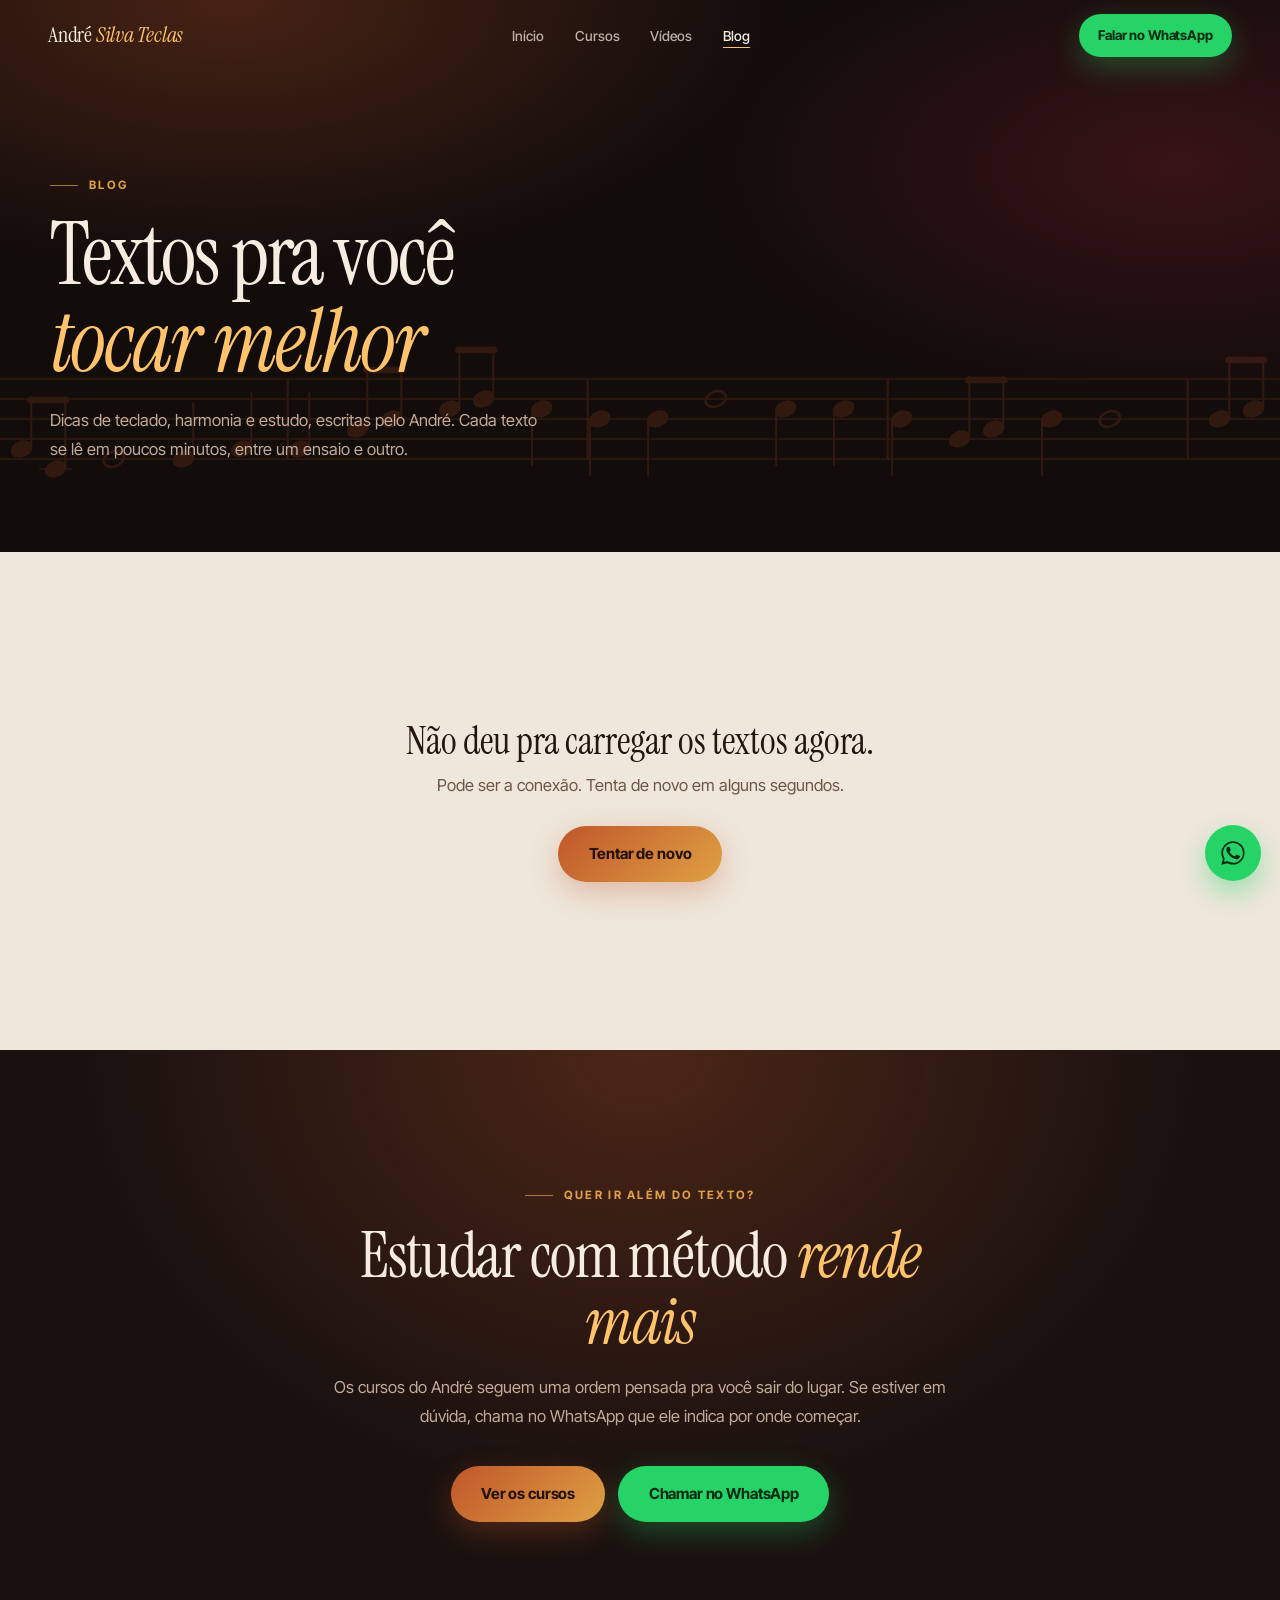
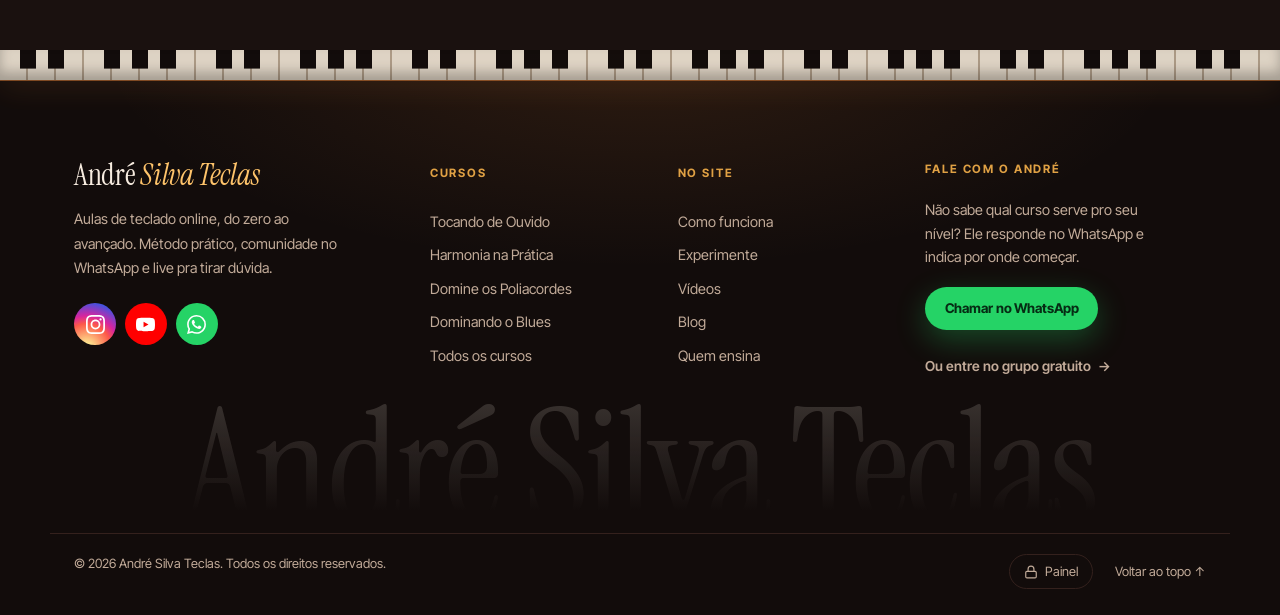
<file: blog/index.html>
<!doctype html>
<html lang="pt-BR">
<head>
<meta charset="utf-8">
<meta name="viewport" content="width=device-width, initial-scale=1">
<title>Blog | André Silva Teclas</title>
<meta name="description" content="Textos do André Silva Teclas pra você tocar melhor: dicas de teclado, harmonia, ouvido e estudo, pra ler em poucos minutos.">
<link rel="canonical" href="https://andresilvateclas.com.br/blog/">

<meta property="og:type" content="website">
<meta property="og:title" content="Blog | André Silva Teclas">
<meta property="og:description" content="Textos pra você tocar melhor, pra ler em poucos minutos.">
<meta property="og:locale" content="pt_BR">
<meta property="og:url" content="https://andresilvateclas.com.br/blog/">
<meta property="og:image" content="https://andresilvateclas.com.br/assets/img/og-capa.jpg">
<meta property="og:image:width" content="1200">
<meta property="og:image:height" content="630">
<meta name="twitter:card" content="summary_large_image">

<link rel="icon" href="../assets/img/favicon.svg" type="image/svg+xml">
<link rel="icon" href="../assets/img/favicon-32.png" sizes="32x32">
<link rel="apple-touch-icon" href="../assets/img/apple-touch-icon.png">

<link rel="preconnect" href="https://fonts.googleapis.com">
<link rel="preconnect" href="https://fonts.gstatic.com" crossorigin>
<link rel="preconnect" href="https://painel.andresilvateclas.com.br" crossorigin>
<link href="https://fonts.googleapis.com/css2?family=Instrument+Serif:ital@0;1&family=Inter+Tight:wght@400;500;600;700&display=swap" rel="stylesheet">

<link rel="stylesheet" href="../assets/css/estilo.css">
<link rel="stylesheet" href="../assets/css/componentes.css">
</head>
<body>

<nav class="nav">
  <a class="nav__logo" href="../">André <span>Silva Teclas</span></a>
  <ul class="nav__links">
    <li><a href="../">Início</a></li>
    <li><a href="../#cursos">Cursos</a></li>
    <li><a href="../#videos-secao">Vídeos</a></li>
    <li><a href="./" aria-current="page">Blog</a></li>
  </ul>
  <a class="btn btn--whats btn--pequeno" data-whats href="../#contato">Falar no WhatsApp</a>
</nav>

<div id="palco">

<header class="blog-topo">
  <div class="blog-topo__pauta" aria-hidden="true" data-px-x="0.3">
    <img src="../assets/img/pentagrama.svg" alt="" width="2400" height="190">
  </div>
  <div class="limite">
    <p class="kicker revela">Blog</p>
    <h1 class="blog-topo__titulo revela">Textos pra você <span class="destaque">tocar melhor</span></h1>
    <p class="texto revela">
      Dicas de teclado, harmonia e estudo, escritas pelo André. Cada texto se lê
      em poucos minutos, entre um ensaio e outro.
    </p>
  </div>
</header>

<section class="secao faixa-creme blog-secao">
  <div class="limite">
    <div class="blog-grade" id="blog-lista" aria-live="polite">
      <div class="post-card post-card--esqueleto" aria-hidden="true"><div class="post-card__capa"></div><div class="post-card__corpo"><i></i><i></i><i></i></div></div>
      <div class="post-card post-card--esqueleto" aria-hidden="true"><div class="post-card__capa"></div><div class="post-card__corpo"><i></i><i></i><i></i></div></div>
      <div class="post-card post-card--esqueleto" aria-hidden="true"><div class="post-card__capa"></div><div class="post-card__corpo"><i></i><i></i><i></i></div></div>
    </div>

    <div class="blog-estado" data-estado="vazio" hidden>
      <p class="blog-estado__titulo">Os primeiros textos estão chegando.</p>
      <p class="texto">Enquanto isso, tem aula de graça no canal do YouTube.</p>
      <a class="btn" href="https://www.youtube.com/@andresilvateclas" target="_blank" rel="noopener">Ver o canal</a>
    </div>

    <div class="blog-estado" data-estado="erro" hidden>
      <p class="blog-estado__titulo">Não deu pra carregar os textos agora.</p>
      <p class="texto">Pode ser a conexão. Tenta de novo em alguns segundos.</p>
      <a class="btn" href="">Tentar de novo</a>
    </div>
  </div>
</section>

<section class="secao chamada">
  <div class="chamada__caixa revela">
    <p class="kicker" style="justify-content:center">Quer ir além do texto?</p>
    <h2 class="titulo-secao">Estudar com método <span class="destaque">rende mais</span></h2>
    <p class="texto">
      Os cursos do André seguem uma ordem pensada pra você sair do lugar. Se
      estiver em dúvida, chama no WhatsApp que ele indica por onde começar.
    </p>
    <div class="hero__acoes" style="margin-top:2.2rem">
      <a class="btn" href="../#cursos">Ver os cursos</a>
      <a class="btn btn--whats" data-whats href="../#contato">Chamar no WhatsApp</a>
    </div>
  </div>
</section>

<footer class="rodape">
  <!-- borda de teclado: o rodapé "abre" com uma fileira de teclas -->
  <div class="rodape__teclas" aria-hidden="true"></div>

  <div class="limite rodape__grade">
    <div class="rodape__sobre">
      <a class="rodape__logo" href="../">André <span>Silva Teclas</span></a>
      <p>Aulas de teclado online, do zero ao avançado. Método prático, comunidade no WhatsApp e live pra tirar dúvida.</p>
      <div class="rodape__sociais">
        <a href="https://instagram.com/andresilvateclas" target="_blank" rel="noopener" aria-label="Instagram"><svg viewBox="0 0 24 24" aria-hidden="true"><path d="M7.0301.084c-1.2768.0602-2.1487.264-2.911.5634-.7888.3075-1.4575.72-2.1228 1.3877-.6652.6677-1.075 1.3368-1.3802 2.127-.2954.7638-.4956 1.6365-.552 2.914-.0564 1.2775-.0689 1.6882-.0626 4.947.0062 3.2586.0206 3.6671.0825 4.9473.061 1.2765.264 2.1482.5635 2.9107.308.7889.72 1.4573 1.388 2.1228.6679.6655 1.3365 1.0743 2.1285 1.38.7632.295 1.6361.4961 2.9134.552 1.2773.056 1.6884.069 4.9462.0627 3.2578-.0062 3.668-.0207 4.9478-.0814 1.28-.0607 2.147-.2652 2.9098-.5633.7889-.3086 1.4578-.72 2.1228-1.3881.665-.6682 1.0745-1.3378 1.3795-2.1284.2957-.7632.4966-1.636.552-2.9124.056-1.2809.0692-1.6898.063-4.948-.0063-3.2583-.021-3.6668-.0817-4.9465-.0607-1.2797-.264-2.1487-.5633-2.9117-.3084-.7889-.72-1.4568-1.3876-2.1228C21.2982 1.33 20.628.9208 19.8378.6165 19.074.321 18.2017.1197 16.9244.0645 15.6471.0093 15.236-.005 11.977.0014 8.718.0076 8.31.0215 7.0301.0839m.1402 21.6932c-1.17-.0509-1.8053-.2453-2.2287-.408-.5606-.216-.96-.4771-1.3819-.895-.422-.4178-.6811-.8186-.9-1.378-.1644-.4234-.3624-1.058-.4171-2.228-.0595-1.2645-.072-1.6442-.079-4.848-.007-3.2037.0053-3.583.0607-4.848.05-1.169.2456-1.805.408-2.2282.216-.5613.4762-.96.895-1.3816.4188-.4217.8184-.6814 1.3783-.9003.423-.1651 1.0575-.3614 2.227-.4171 1.2655-.06 1.6447-.072 4.848-.079 3.2033-.007 3.5835.005 4.8495.0608 1.169.0508 1.8053.2445 2.228.408.5608.216.96.4754 1.3816.895.4217.4194.6816.8176.9005 1.3787.1653.4217.3617 1.056.4169 2.2263.0602 1.2655.0739 1.645.0796 4.848.0058 3.203-.0055 3.5834-.061 4.848-.051 1.17-.245 1.8055-.408 2.2294-.216.5604-.4763.96-.8954 1.3814-.419.4215-.8181.6811-1.3783.9-.4224.1649-1.0577.3617-2.2262.4174-1.2656.0595-1.6448.072-4.8493.079-3.2045.007-3.5825-.006-4.848-.0608M16.953 5.5864A1.44 1.44 0 1 0 18.39 4.144a1.44 1.44 0 0 0-1.437 1.4424M5.8385 12.012c.0067 3.4032 2.7706 6.1557 6.173 6.1493 3.4026-.0065 6.157-2.7701 6.1506-6.1733-.0065-3.4032-2.771-6.1565-6.174-6.1498-3.403.0067-6.156 2.771-6.1496 6.1738M8 12.0077a4 4 0 1 1 4.008 3.9921A3.9996 3.9996 0 0 1 8 12.0077"/></svg></a>
        <a href="https://www.youtube.com/@andresilvateclas" target="_blank" rel="noopener" aria-label="YouTube"><svg viewBox="0 0 24 24" aria-hidden="true"><path d="M23.498 6.186a3.016 3.016 0 0 0-2.122-2.136C19.505 3.545 12 3.545 12 3.545s-7.505 0-9.377.505A3.017 3.017 0 0 0 .502 6.186C0 8.07 0 12 0 12s0 3.93.502 5.814a3.016 3.016 0 0 0 2.122 2.136c1.871.505 9.376.505 9.376.505s7.505 0 9.377-.505a3.015 3.015 0 0 0 2.122-2.136C24 15.93 24 12 24 12s0-3.93-.502-5.814zM9.545 15.568V8.432L15.818 12l-6.273 3.568z"/></svg></a>
        <a data-whats href="../#contato" aria-label="WhatsApp"><svg viewBox="0 0 24 24" aria-hidden="true"><path d="M17.472 14.382c-.297-.149-1.758-.867-2.03-.967-.273-.099-.471-.148-.67.15-.197.297-.767.966-.94 1.164-.173.199-.347.223-.644.075-.297-.15-1.255-.463-2.39-1.475-.883-.788-1.48-1.761-1.653-2.059-.173-.297-.018-.458.13-.606.134-.133.298-.347.446-.52.149-.174.198-.298.298-.497.099-.198.05-.371-.025-.52-.075-.149-.669-1.612-.916-2.207-.242-.579-.487-.5-.669-.51-.173-.008-.371-.01-.57-.01-.198 0-.52.074-.792.372-.272.297-1.04 1.016-1.04 2.479 0 1.462 1.065 2.875 1.213 3.074.149.198 2.096 3.2 5.077 4.487.709.306 1.262.489 1.694.625.712.227 1.36.195 1.871.118.571-.085 1.758-.719 2.006-1.413.248-.694.248-1.289.173-1.413-.074-.124-.272-.198-.57-.347m-5.421 7.403h-.004a9.87 9.87 0 01-5.031-1.378l-.361-.214-3.741.982.998-3.648-.235-.374a9.86 9.86 0 01-1.51-5.26c.001-5.45 4.436-9.884 9.888-9.884 2.64 0 5.122 1.03 6.988 2.898a9.825 9.825 0 012.893 6.994c-.003 5.45-4.437 9.884-9.885 9.884m8.413-18.297A11.815 11.815 0 0012.05 0C5.495 0 .16 5.335.157 11.892c0 2.096.547 4.142 1.588 5.945L.057 24l6.305-1.654a11.882 11.882 0 005.683 1.448h.005c6.554 0 11.89-5.335 11.893-11.893a11.821 11.821 0 00-3.48-8.413Z"/></svg></a>
      </div>
    </div>

    <nav class="rodape__col" aria-label="Cursos">
      <p class="rodape__titulo">Cursos</p>
      <a href="../cursos/tocando-de-ouvido/">Tocando de Ouvido</a>
      <a href="../cursos/harmonia-na-pratica/">Harmonia na Prática</a>
      <a href="../cursos/poliacordes/">Domine os Poliacordes</a>
      <a href="../cursos/dominando-o-blues/">Dominando o Blues</a>
      <a href="../#cursos">Todos os cursos</a>
    </nav>

    <nav class="rodape__col" aria-label="Site">
      <p class="rodape__titulo">No site</p>
      <a href="../#metodo">Como funciona</a>
      <a href="../#experimente">Experimente</a>
      <a href="../#videos-secao">Vídeos</a>
      <a href="../blog/">Blog</a>
      <a href="../#sobre">Quem ensina</a>
    </nav>

    <div class="rodape__col rodape__contato">
      <p class="rodape__titulo">Fale com o André</p>
      <p>Não sabe qual curso serve pro seu nível? Ele responde no WhatsApp e indica por onde começar.</p>
      <a class="btn btn--whats btn--pequeno" data-whats href="../#contato">Chamar no WhatsApp</a>
      <a class="rodape__grupo" href="https://chat.whatsapp.com/HRsvk1YqVQ27Mk2dBGRfxw" target="_blank" rel="noopener">Ou entre no grupo gratuito <span aria-hidden="true">→</span></a>
    </div>
  </div>

  <div class="rodape__gigante" aria-hidden="true" data-px="-0.08">André Silva Teclas</div>

  <div class="limite rodape__base">
    <span>&copy; 2026 André Silva Teclas. Todos os direitos reservados.</span>
    <span class="rodape__links">
      <a class="rodape__painel" href="https://painel.andresilvateclas.com.br" target="_blank" rel="noopener nofollow"><svg viewBox="0 0 24 24" width="14" height="14" fill="none" stroke="currentColor" stroke-width="2" stroke-linecap="round" stroke-linejoin="round" aria-hidden="true"><rect width="18" height="11" x="3" y="11" rx="2" ry="2"/><path d="M7 11V7a5 5 0 0 1 10 0v4"/></svg>Painel</a>
      <a href="#">Voltar ao topo <span aria-hidden="true">&uarr;</span></a>
    </span>
  </div>
</footer>

</div><!-- /#palco -->

<a class="whats-flutuante" data-whats href="../#contato" aria-label="Falar no WhatsApp">
  <svg width="28" height="28" viewBox="0 0 24 24" fill="#062c14"><path d="M17.5 14.4c-.3-.1-1.7-.9-2-1-.3-.1-.5-.1-.7.1-.2.3-.8 1-.9 1.2-.2.2-.3.2-.6.1-.3-.1-1.3-.5-2.4-1.5-.9-.8-1.5-1.8-1.7-2.1-.2-.3 0-.5.1-.6.1-.1.3-.3.4-.5.1-.1.2-.3.3-.5.1-.2 0-.4 0-.5C10 9 9.4 7.6 9.1 7c-.2-.5-.4-.4-.6-.4h-.5c-.2 0-.5.1-.7.3-.3.3-1 1-1 2.4s1 2.8 1.2 3c.1.2 2 3.1 4.9 4.3.7.3 1.2.5 1.6.6.7.2 1.3.2 1.8.1.5-.1 1.7-.7 1.9-1.4.2-.7.2-1.2.2-1.3-.1-.2-.3-.3-.6-.4z"/><path d="M12 2C6.5 2 2 6.5 2 12c0 1.8.5 3.6 1.4 5.1L2 22l5-1.3c1.4.8 3.1 1.2 4.9 1.2 5.5 0 10-4.5 10-10S17.5 2 12 2zm0 18.2c-1.6 0-3.1-.4-4.5-1.2l-.3-.2-3 .8.8-2.9-.2-.3C4 15 3.5 13.5 3.5 12c0-4.7 3.8-8.5 8.5-8.5s8.5 3.8 8.5 8.5-3.8 8.5-8.5 8.5z"/></svg>
</a>

<script src="../assets/js/blog.js"></script>
<script src="../assets/js/site.js"></script>
<script src="../assets/js/rastreio.js"></script>
</body>
</html>
</file>
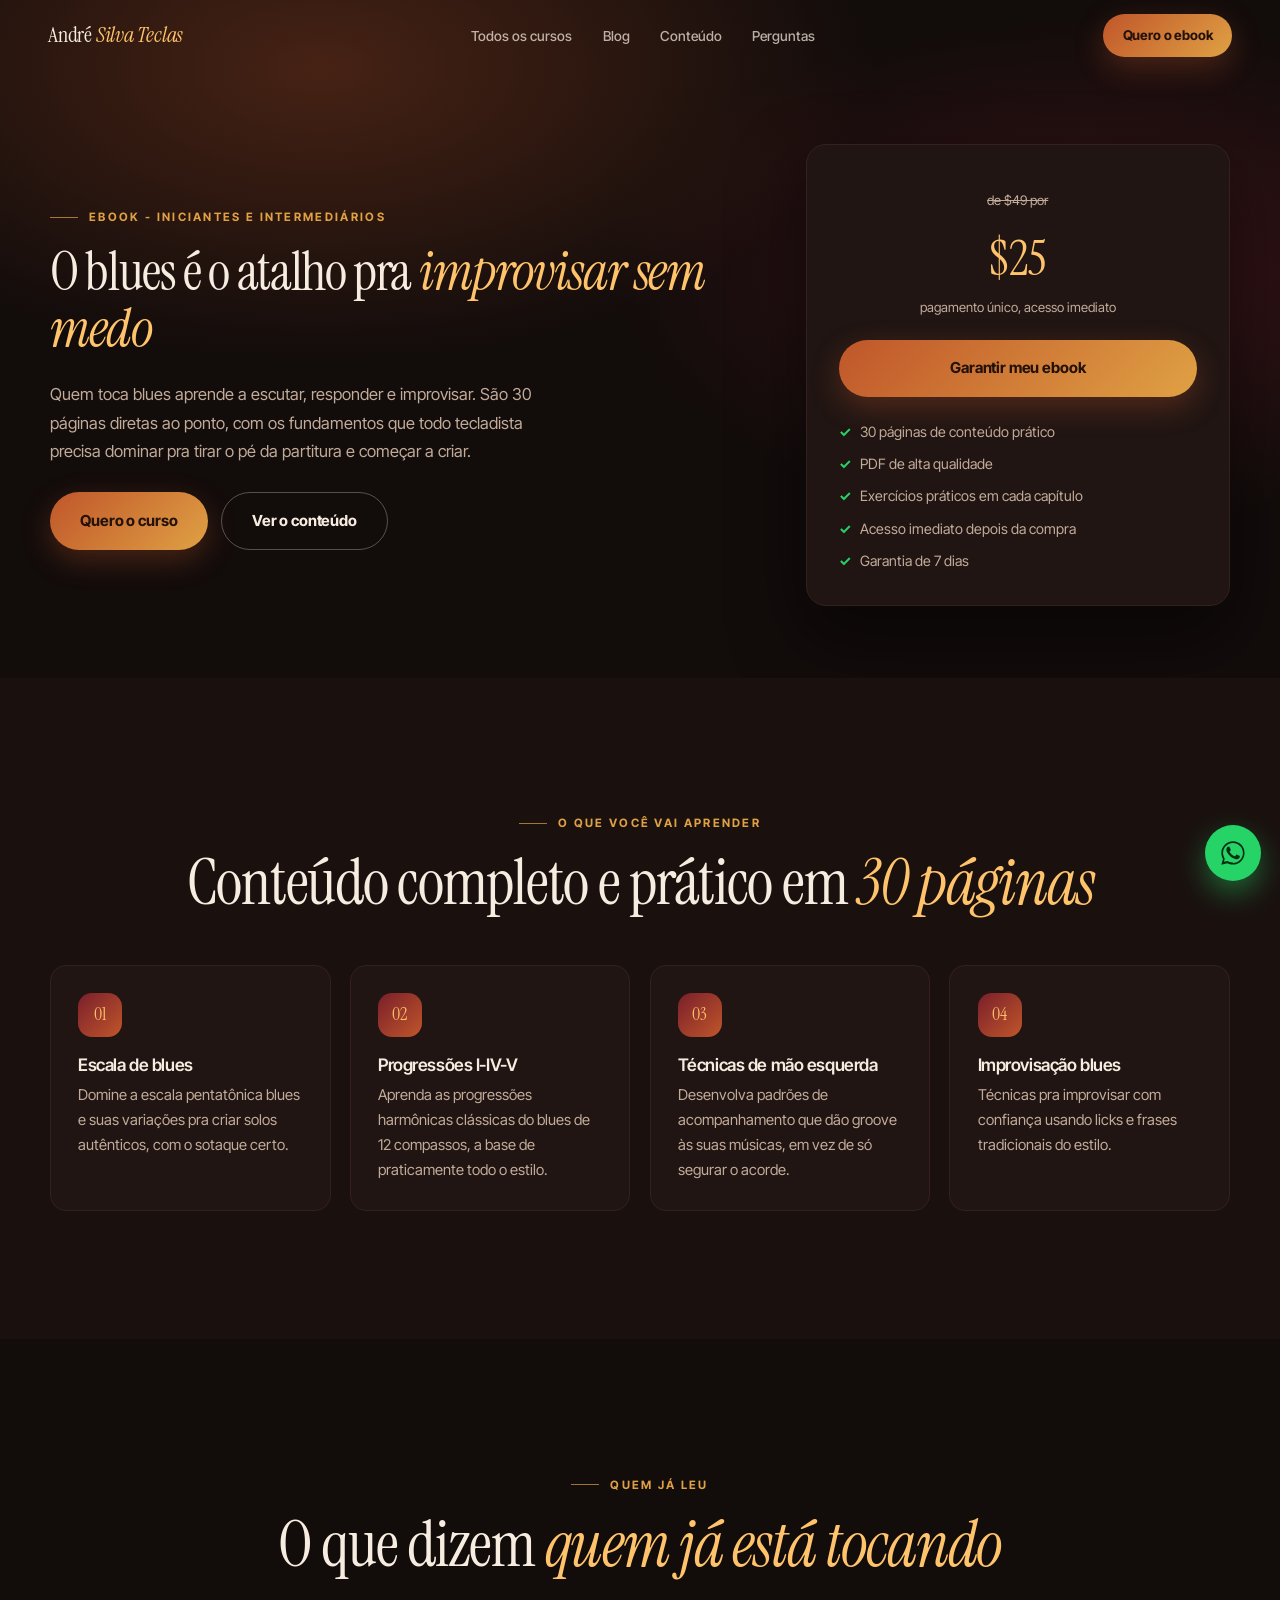
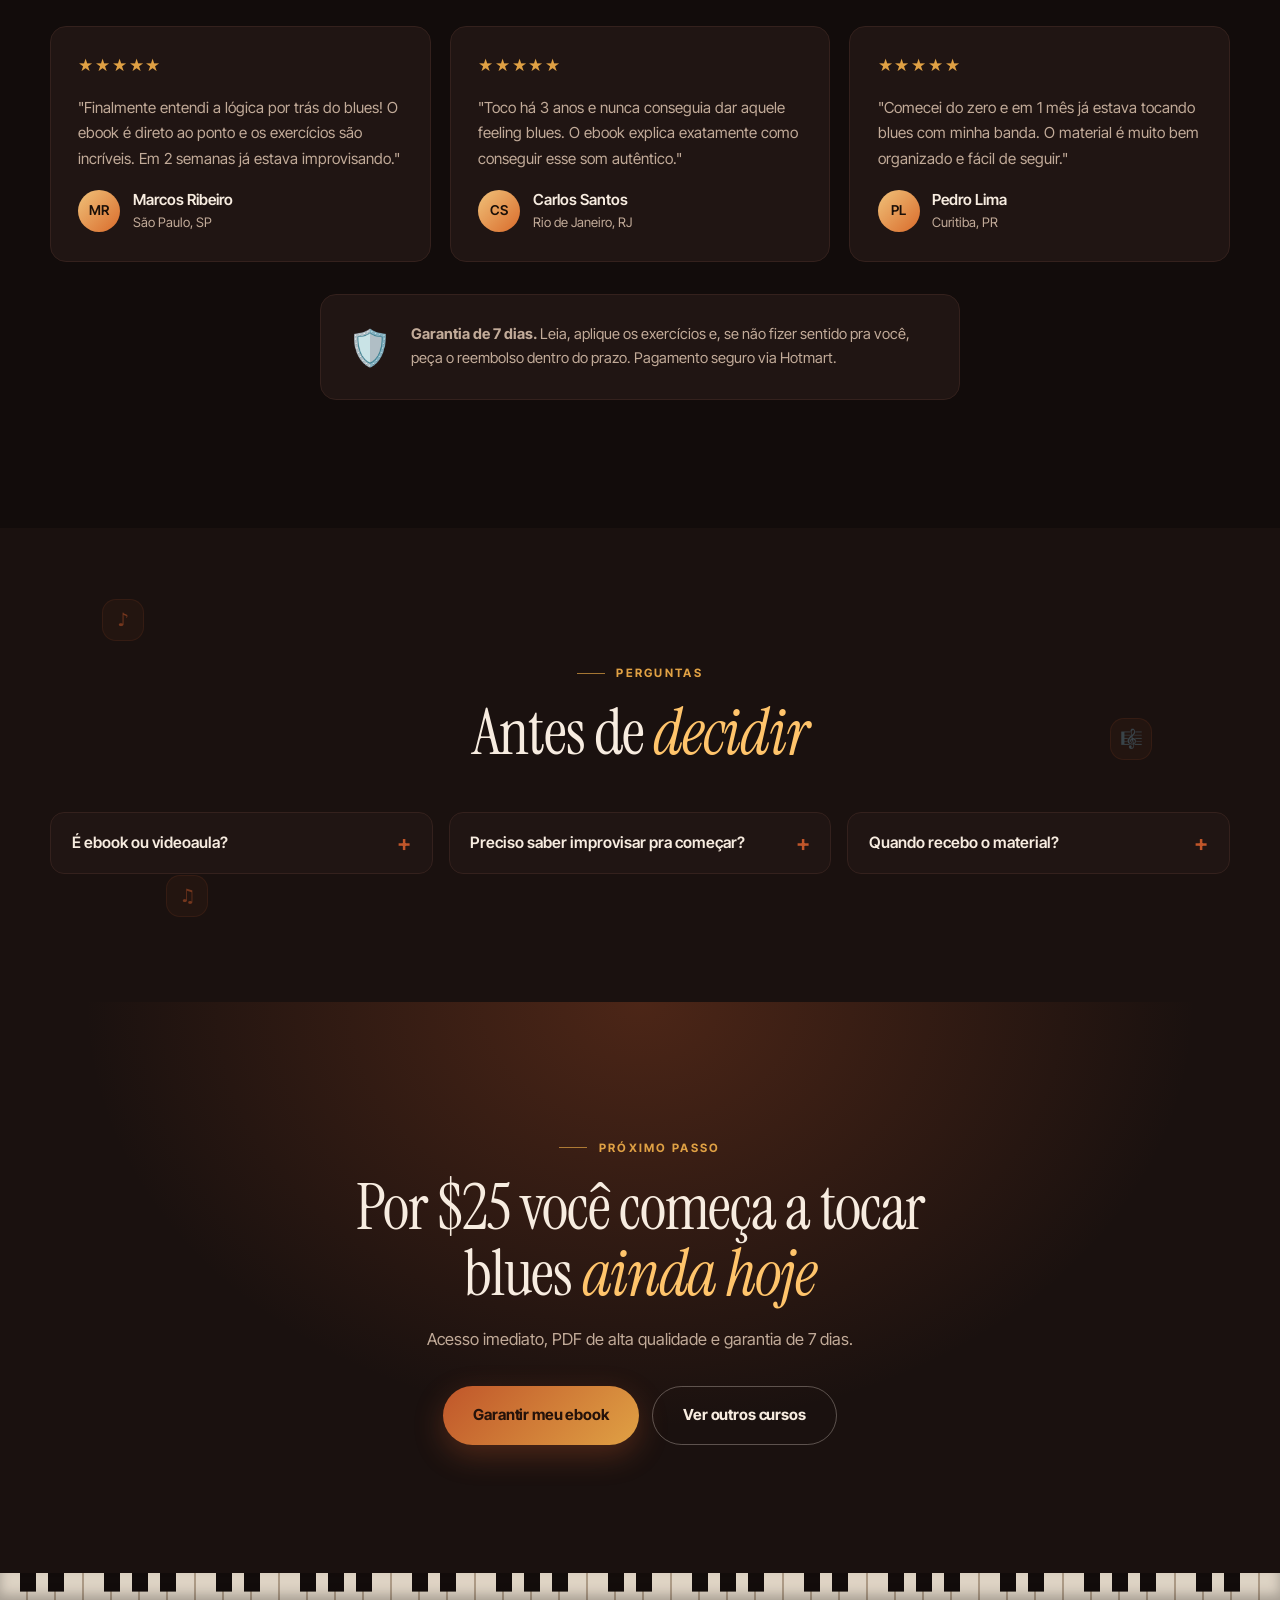
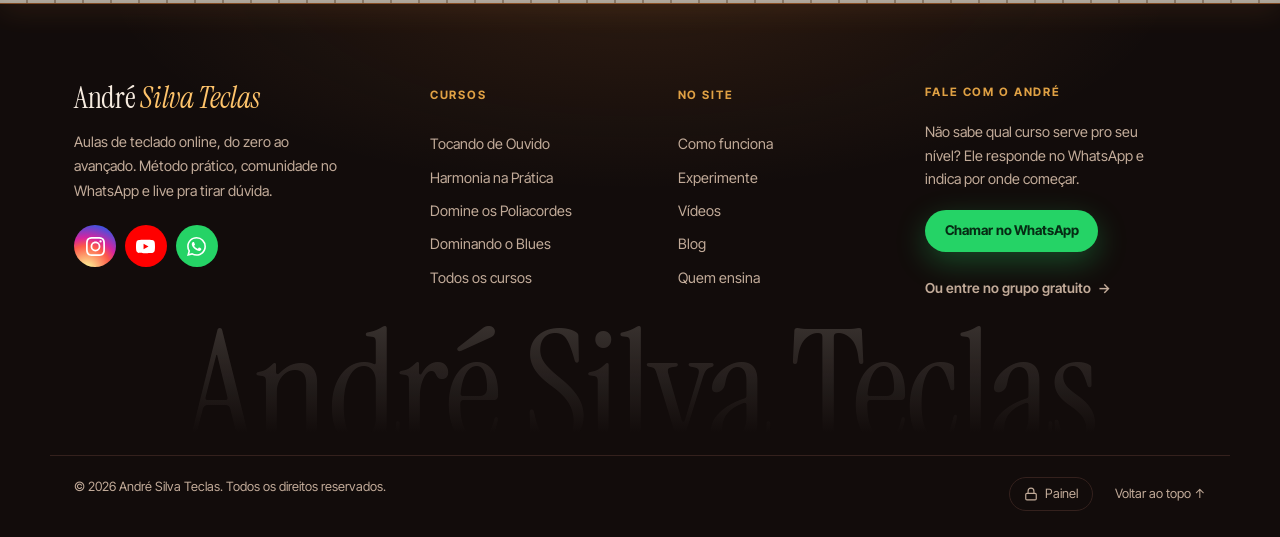
<file: cursos/dominando-o-blues/index.html>
<!doctype html>
<html lang="pt-BR">
<head>
<meta charset="utf-8">
<meta name="viewport" content="width=device-width, initial-scale=1">
<title>Dominando o Blues | André Silva Teclas</title>
<meta name="description" content="Ebook de 30 páginas com os fundamentos do blues no teclado: escala pentatônica, progressões I-IV-V, técnicas de mão esquerda e improvisação. Acesso imediato.">
<link rel="canonical" href="https://andresilvateclas.com.br/cursos/dominando-o-blues/">
<meta property="og:type" content="website">
<meta property="og:title" content="Dominando o Blues | André Silva Teclas">
<meta property="og:description" content="Ebook de 30 páginas com os fundamentos do blues no teclado: escala pentatônica, progressões I-IV-V, técnicas de mão esquerda e improvisação. Acesso imediato.">
<meta property="og:locale" content="pt_BR">
<meta property="og:url" content="https://andresilvateclas.com.br/cursos/dominando-o-blues/">
<meta property="og:image" content="https://andresilvateclas.com.br/assets/img/capas/dominando-o-blues.webp">
<meta name="twitter:card" content="summary_large_image">
<link rel="icon" href="../../assets/img/favicon.svg" type="image/svg+xml">
<link rel="icon" href="../../assets/img/favicon-32.png" sizes="32x32">
<link rel="apple-touch-icon" href="../../assets/img/apple-touch-icon.png">

<link rel="preconnect" href="https://fonts.googleapis.com">
<link rel="preconnect" href="https://fonts.gstatic.com" crossorigin>
<link href="https://fonts.googleapis.com/css2?family=Instrument+Serif:ital@0;1&family=Inter+Tight:wght@400;500;600;700&display=swap" rel="stylesheet">

<link rel="stylesheet" href="../../assets/css/estilo.css">
<link rel="stylesheet" href="../../assets/css/componentes.css">
</head>
<body>

<nav class="nav">
  <a class="nav__logo" href="../../">André <span>Silva Teclas</span></a>
  <ul class="nav__links">
    <li><a href="../../#cursos">Todos os cursos</a></li>
    <li><a href="../../blog/">Blog</a></li>
    <li><a href="#conteudo">Conteúdo</a></li>
    <li><a href="#perguntas">Perguntas</a></li>
  </ul>
  <a class="btn btn--pequeno" href="#comprar">Quero o ebook</a>
</nav>

<!-- ⚠️ Desde 05/11/2026 o conteúdo deste curso mora na aba Cursos do painel e o
     curso.js monta a página. A cópia abaixo só aparece se o painel não responder. -->
<script type="application/json" id="curso-reserva">{"slug":"dominando-o-blues","nome":"Dominando o Blues","frase":"Ebook com escala, 12 compassos, mão esquerda e improviso com sotaque de blues.","capa":"","vsl":"","selo":"","nivel":"ini-inter","kickerTopo":"Ebook - iniciantes e intermediários","titulo":"O blues é o atalho pra *improvisar sem medo*","sub":"Quem toca blues aprende a escutar, responder e improvisar. São 30 páginas diretas ao ponto, com os fundamentos que todo tecladista precisa dominar pra tirar o pé da partitura e começar a criar.","preco":"$25","precoAntigo":"$49","obs":"pagamento único, acesso imediato","link":"https://pay.hotmart.com/I104281028R","botao":"Garantir meu ebook","itens":["30 páginas de conteúdo prático","PDF de alta qualidade","Exercícios práticos em cada capítulo","Acesso imediato depois da compra","Garantia de 7 dias"],"chamadaTitulo":"Por $25 você começa a tocar blues *ainda hoje*","chamadaTexto":"Acesso imediato, PDF de alta qualidade e garantia de 7 dias.","secoes":[{"tipo":"cartoes","kicker":"O que você vai aprender","titulo":"Conteúdo completo e prático em *30 páginas*","intro":"","numerar":true,"itens":[{"t":"Escala de blues","d":"Domine a escala pentatônica blues e suas variações pra criar solos autênticos, com o sotaque certo."},{"t":"Progressões I-IV-V","d":"Aprenda as progressões harmônicas clássicas do blues de 12 compassos, a base de praticamente todo o estilo."},{"t":"Técnicas de mão esquerda","d":"Desenvolva padrões de acompanhamento que dão groove às suas músicas, em vez de só segurar o acorde."},{"t":"Improvisação blues","d":"Técnicas pra improvisar com confiança usando licks e frases tradicionais do estilo."}]},{"tipo":"depoimentos","kicker":"Quem já leu","titulo":"O que dizem *quem já está tocando*","intro":"","itens":[{"texto":"\"Finalmente entendi a lógica por trás do blues! O ebook é direto ao ponto e os exercícios são incríveis. Em 2 semanas já estava improvisando.\"","nome":"Marcos Ribeiro","papel":"São Paulo, SP"},{"texto":"\"Toco há 3 anos e nunca conseguia dar aquele feeling blues. O ebook explica exatamente como conseguir esse som autêntico.\"","nome":"Carlos Santos","papel":"Rio de Janeiro, RJ"},{"texto":"\"Comecei do zero e em 1 mês já estava tocando blues com minha banda. O material é muito bem organizado e fácil de seguir.\"","nome":"Pedro Lima","papel":"Curitiba, PR"}]},{"tipo":"garantia","kicker":"","titulo":"","intro":"*Garantia de 7 dias.* Leia, aplique os exercícios e, se não fizer sentido pra você, peça o reembolso dentro do prazo. Pagamento seguro via Hotmart."}],"perguntas":[{"p":"É ebook ou videoaula?","r":"É um ebook em PDF, de 30 páginas, com conteúdo prático e exercícios. Serve pra estudar com o material aberto ao lado do teclado."},{"p":"Preciso saber improvisar pra começar?","r":"Não. O ebook começa pela escala e pela progressão básica. O improviso é a última etapa, construída em cima do que vem antes."},{"p":"Quando recebo o material?","r":"Acesso imediato. Assim que o pagamento é aprovado pela Hotmart, o PDF fica disponível pra você baixar."}],"publicado":true,"data":1793848536101,"caminho":"/cursos/dominando-o-blues/"}</script>
<div id="palco">

<!-- ⚠️ Molde da página de curso criado pelo painel. O curso.js preenche tudo
     (ver o topo dele). Nada aqui é texto de curso de verdade. -->
<p class="curso-previa" id="c-previa" hidden>Prévia: este curso ainda não está no site. Só quem tem este link consegue ver.</p>

<section class="curso-topo" id="curso-topo">
  <div class="limite curso-topo__grade">
    <div>
      <p class="kicker" id="c-kicker">Curso online</p>
      <h1 id="c-titulo">Carregando o curso...</h1>
      <p class="curso-topo__sub texto" id="c-sub"></p>
      <div class="vsl" id="c-vsl" hidden></div>
      <div class="hero__acoes" style="justify-content:flex-start" id="c-acoes" hidden>
        <a class="btn" href="#comprar">Quero o curso</a>
        <a class="btn btn--vazado" href="#conteudo">Ver o conteúdo</a>
      </div>
    </div>
    <div class="curso-caixa" id="comprar">
      <p class="curso-caixa__obs" id="c-de" hidden style="text-decoration:line-through"></p>
      <p class="curso-caixa__preco" id="c-preco"></p>
      <p class="curso-caixa__obs" id="c-obs"></p>
      <a data-comprar="" class="btn btn--largo" href="../../#contato">Quero me inscrever</a>
      <ul class="curso-caixa__itens" id="c-itens"></ul>
    </div>
  </div>
</section>

<!-- as seções do meio (cartões, módulos, depoimentos, texto, garantia) entram aqui -->
<div id="c-secoes"></div>

<section class="secao" id="perguntas" hidden>
  <div class="notas" aria-hidden="true">
    <div class="nota" style="top:15%;left:8%;animation-delay:-3s">♪</div>
    <div class="nota" style="top:40%;right:10%;animation-delay:-5s">🎼</div>
    <div class="nota" style="bottom:18%;left:13%;animation-delay:-1s">♫</div>
  </div>
  <div class="limite">
    <div class="centro revela">
      <p class="kicker">Perguntas</p>
      <h2 class="titulo-secao">Antes de <span class="destaque">decidir</span></h2>
    </div>
    <div class="perguntas" id="c-perguntas"></div>
  </div>
</section>

<section class="secao chamada" id="c-chamada" hidden>
  <div class="chamada__caixa revela">
    <p class="kicker" style="justify-content:center">Próximo passo</p>
    <h2 class="titulo-secao" id="c-chamada-titulo"></h2>
    <p class="texto" id="c-chamada-texto"></p>
    <div class="hero__acoes" style="margin-top:2rem">
      <a data-comprar="" class="btn" href="../../#contato">Quero me inscrever</a>
      <a class="btn btn--vazado" href="../../#cursos">Ver outros cursos</a>
    </div>
  </div>
</section>

<section class="secao chamada" id="c-nao-achou" hidden>
  <div class="chamada__caixa">
    <p class="kicker" style="justify-content:center">Curso</p>
    <h2 class="titulo-secao" id="c-nao-achou-titulo">Esse curso <span class="destaque">não está mais aqui</span></h2>
    <p class="texto" id="c-nao-achou-texto">Ele pode ter saído do ar ou mudado de endereço. Veja os cursos que estão abertos agora, ou chame o André no WhatsApp.</p>
    <div class="hero__acoes" style="margin-top:2rem">
      <a class="btn" href="../../#cursos">Ver os cursos</a>
      <a class="btn btn--vazado" data-whats href="../../#contato">Chamar no WhatsApp</a>
    </div>
  </div>
</section>

<footer class="rodape">
  <!-- borda de teclado: o rodapé "abre" com uma fileira de teclas -->
  <div class="rodape__teclas" aria-hidden="true"></div>

  <div class="limite rodape__grade">
    <div class="rodape__sobre">
      <a class="rodape__logo" href="../../">André <span>Silva Teclas</span></a>
      <p>Aulas de teclado online, do zero ao avançado. Método prático, comunidade no WhatsApp e live pra tirar dúvida.</p>
      <div class="rodape__sociais">
        <a href="https://instagram.com/andresilvateclas" target="_blank" rel="noopener" aria-label="Instagram"><svg viewBox="0 0 24 24" aria-hidden="true"><path d="M7.0301.084c-1.2768.0602-2.1487.264-2.911.5634-.7888.3075-1.4575.72-2.1228 1.3877-.6652.6677-1.075 1.3368-1.3802 2.127-.2954.7638-.4956 1.6365-.552 2.914-.0564 1.2775-.0689 1.6882-.0626 4.947.0062 3.2586.0206 3.6671.0825 4.9473.061 1.2765.264 2.1482.5635 2.9107.308.7889.72 1.4573 1.388 2.1228.6679.6655 1.3365 1.0743 2.1285 1.38.7632.295 1.6361.4961 2.9134.552 1.2773.056 1.6884.069 4.9462.0627 3.2578-.0062 3.668-.0207 4.9478-.0814 1.28-.0607 2.147-.2652 2.9098-.5633.7889-.3086 1.4578-.72 2.1228-1.3881.665-.6682 1.0745-1.3378 1.3795-2.1284.2957-.7632.4966-1.636.552-2.9124.056-1.2809.0692-1.6898.063-4.948-.0063-3.2583-.021-3.6668-.0817-4.9465-.0607-1.2797-.264-2.1487-.5633-2.9117-.3084-.7889-.72-1.4568-1.3876-2.1228C21.2982 1.33 20.628.9208 19.8378.6165 19.074.321 18.2017.1197 16.9244.0645 15.6471.0093 15.236-.005 11.977.0014 8.718.0076 8.31.0215 7.0301.0839m.1402 21.6932c-1.17-.0509-1.8053-.2453-2.2287-.408-.5606-.216-.96-.4771-1.3819-.895-.422-.4178-.6811-.8186-.9-1.378-.1644-.4234-.3624-1.058-.4171-2.228-.0595-1.2645-.072-1.6442-.079-4.848-.007-3.2037.0053-3.583.0607-4.848.05-1.169.2456-1.805.408-2.2282.216-.5613.4762-.96.895-1.3816.4188-.4217.8184-.6814 1.3783-.9003.423-.1651 1.0575-.3614 2.227-.4171 1.2655-.06 1.6447-.072 4.848-.079 3.2033-.007 3.5835.005 4.8495.0608 1.169.0508 1.8053.2445 2.228.408.5608.216.96.4754 1.3816.895.4217.4194.6816.8176.9005 1.3787.1653.4217.3617 1.056.4169 2.2263.0602 1.2655.0739 1.645.0796 4.848.0058 3.203-.0055 3.5834-.061 4.848-.051 1.17-.245 1.8055-.408 2.2294-.216.5604-.4763.96-.8954 1.3814-.419.4215-.8181.6811-1.3783.9-.4224.1649-1.0577.3617-2.2262.4174-1.2656.0595-1.6448.072-4.8493.079-3.2045.007-3.5825-.006-4.848-.0608M16.953 5.5864A1.44 1.44 0 1 0 18.39 4.144a1.44 1.44 0 0 0-1.437 1.4424M5.8385 12.012c.0067 3.4032 2.7706 6.1557 6.173 6.1493 3.4026-.0065 6.157-2.7701 6.1506-6.1733-.0065-3.4032-2.771-6.1565-6.174-6.1498-3.403.0067-6.156 2.771-6.1496 6.1738M8 12.0077a4 4 0 1 1 4.008 3.9921A3.9996 3.9996 0 0 1 8 12.0077"/></svg></a>
        <a href="https://www.youtube.com/@andresilvateclas" target="_blank" rel="noopener" aria-label="YouTube"><svg viewBox="0 0 24 24" aria-hidden="true"><path d="M23.498 6.186a3.016 3.016 0 0 0-2.122-2.136C19.505 3.545 12 3.545 12 3.545s-7.505 0-9.377.505A3.017 3.017 0 0 0 .502 6.186C0 8.07 0 12 0 12s0 3.93.502 5.814a3.016 3.016 0 0 0 2.122 2.136c1.871.505 9.376.505 9.376.505s7.505 0 9.377-.505a3.015 3.015 0 0 0 2.122-2.136C24 15.93 24 12 24 12s0-3.93-.502-5.814zM9.545 15.568V8.432L15.818 12l-6.273 3.568z"/></svg></a>
        <a data-whats href="../../#contato" aria-label="WhatsApp"><svg viewBox="0 0 24 24" aria-hidden="true"><path d="M17.472 14.382c-.297-.149-1.758-.867-2.03-.967-.273-.099-.471-.148-.67.15-.197.297-.767.966-.94 1.164-.173.199-.347.223-.644.075-.297-.15-1.255-.463-2.39-1.475-.883-.788-1.48-1.761-1.653-2.059-.173-.297-.018-.458.13-.606.134-.133.298-.347.446-.52.149-.174.198-.298.298-.497.099-.198.05-.371-.025-.52-.075-.149-.669-1.612-.916-2.207-.242-.579-.487-.5-.669-.51-.173-.008-.371-.01-.57-.01-.198 0-.52.074-.792.372-.272.297-1.04 1.016-1.04 2.479 0 1.462 1.065 2.875 1.213 3.074.149.198 2.096 3.2 5.077 4.487.709.306 1.262.489 1.694.625.712.227 1.36.195 1.871.118.571-.085 1.758-.719 2.006-1.413.248-.694.248-1.289.173-1.413-.074-.124-.272-.198-.57-.347m-5.421 7.403h-.004a9.87 9.87 0 01-5.031-1.378l-.361-.214-3.741.982.998-3.648-.235-.374a9.86 9.86 0 01-1.51-5.26c.001-5.45 4.436-9.884 9.888-9.884 2.64 0 5.122 1.03 6.988 2.898a9.825 9.825 0 012.893 6.994c-.003 5.45-4.437 9.884-9.885 9.884m8.413-18.297A11.815 11.815 0 0012.05 0C5.495 0 .16 5.335.157 11.892c0 2.096.547 4.142 1.588 5.945L.057 24l6.305-1.654a11.882 11.882 0 005.683 1.448h.005c6.554 0 11.89-5.335 11.893-11.893a11.821 11.821 0 00-3.48-8.413Z"/></svg></a>
      </div>
    </div>

    <nav class="rodape__col" aria-label="Cursos">
      <p class="rodape__titulo">Cursos</p>
      <a href="../../cursos/tocando-de-ouvido/">Tocando de Ouvido</a>
      <a href="../../cursos/harmonia-na-pratica/">Harmonia na Prática</a>
      <a href="../../cursos/poliacordes/">Domine os Poliacordes</a>
      <a href="../../cursos/dominando-o-blues/">Dominando o Blues</a>
      <a href="../../#cursos">Todos os cursos</a>
    </nav>

    <nav class="rodape__col" aria-label="Site">
      <p class="rodape__titulo">No site</p>
      <a href="../../#metodo">Como funciona</a>
      <a href="../../#experimente">Experimente</a>
      <a href="../../#videos-secao">Vídeos</a>
      <a href="../../blog/">Blog</a>
      <a href="../../#sobre">Quem ensina</a>
    </nav>

    <div class="rodape__col rodape__contato">
      <p class="rodape__titulo">Fale com o André</p>
      <p>Não sabe qual curso serve pro seu nível? Ele responde no WhatsApp e indica por onde começar.</p>
      <a class="btn btn--whats btn--pequeno" data-whats href="../../#contato">Chamar no WhatsApp</a>
      <a class="rodape__grupo" href="https://chat.whatsapp.com/HRsvk1YqVQ27Mk2dBGRfxw" target="_blank" rel="noopener">Ou entre no grupo gratuito <span aria-hidden="true">→</span></a>
    </div>
  </div>

  <div class="rodape__gigante" aria-hidden="true" data-px="-0.08">André Silva Teclas</div>

  <div class="limite rodape__base">
    <span>&copy; 2026 André Silva Teclas. Todos os direitos reservados.</span>
    <span class="rodape__links">
      <a class="rodape__painel" href="https://painel.andresilvateclas.com.br" target="_blank" rel="noopener nofollow"><svg viewBox="0 0 24 24" width="14" height="14" fill="none" stroke="currentColor" stroke-width="2" stroke-linecap="round" stroke-linejoin="round" aria-hidden="true"><rect width="18" height="11" x="3" y="11" rx="2" ry="2"/><path d="M7 11V7a5 5 0 0 1 10 0v4"/></svg>Painel</a>
      <a href="#">Voltar ao topo <span aria-hidden="true">&uarr;</span></a>
    </span>
  </div>
</footer>

</div><!-- /#palco -->

<a class="whats-flutuante" data-whats href="../../#contato" aria-label="Falar no WhatsApp">
  <svg width="28" height="28" viewBox="0 0 24 24" fill="#062c14"><path d="M17.5 14.4c-.3-.1-1.7-.9-2-1-.3-.1-.5-.1-.7.1-.2.3-.8 1-.9 1.2-.2.2-.3.2-.6.1-.3-.1-1.3-.5-2.4-1.5-.9-.8-1.5-1.8-1.7-2.1-.2-.3 0-.5.1-.6.1-.1.3-.3.4-.5.1-.1.2-.3.3-.5.1-.2 0-.4 0-.5C10 9 9.4 7.6 9.1 7c-.2-.5-.4-.4-.6-.4h-.5c-.2 0-.5.1-.7.3-.3.3-1 1-1 2.4s1 2.8 1.2 3c.1.2 2 3.1 4.9 4.3.7.3 1.2.5 1.6.6.7.2 1.3.2 1.8.1.5-.1 1.7-.7 1.9-1.4.2-.7.2-1.2.2-1.3-.1-.2-.3-.3-.6-.4z"/><path d="M12 2C6.5 2 2 6.5 2 12c0 1.8.5 3.6 1.4 5.1L2 22l5-1.3c1.4.8 3.1 1.2 4.9 1.2 5.5 0 10-4.5 10-10S17.5 2 12 2zm0 18.2c-1.6 0-3.1-.4-4.5-1.2l-.3-.2-3 .8.8-2.9-.2-.3C4 15 3.5 13.5 3.5 12c0-4.7 3.8-8.5 8.5-8.5s8.5 3.8 8.5 8.5-3.8 8.5-8.5 8.5z"/></svg>
</a>

<!-- o curso.js carrega o site.js e o rastreio.js depois de montar a página -->
<script src="../../assets/js/curso.js"></script>
</body>
</html>
</file>
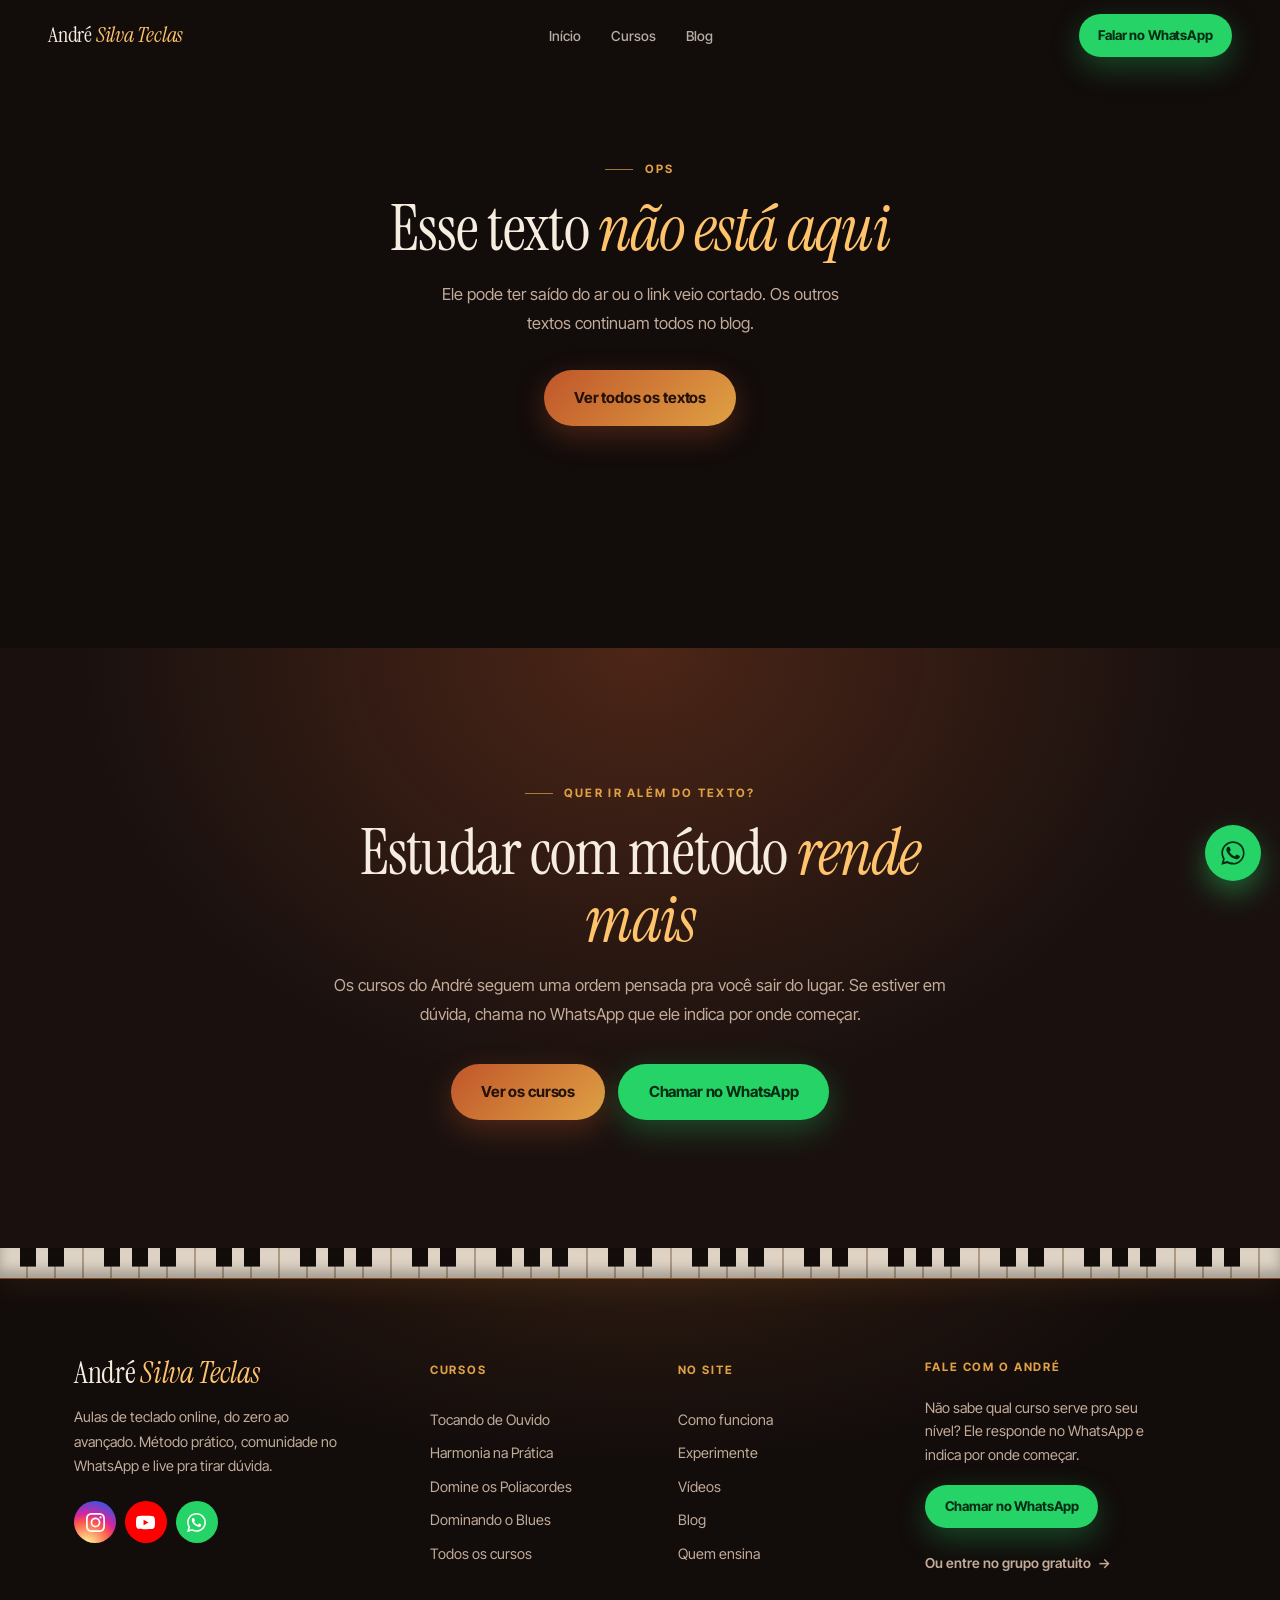
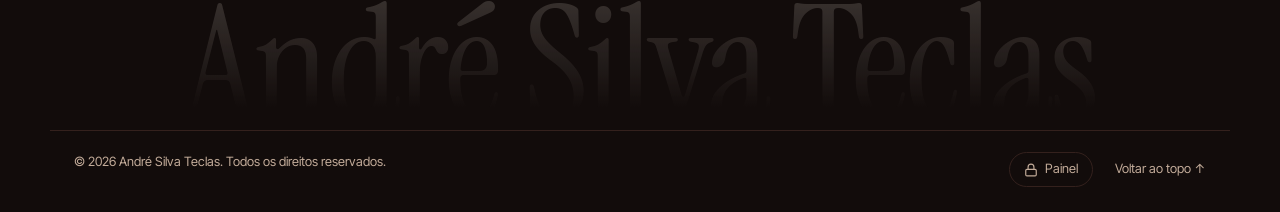
<file: blog/post.html>
<!doctype html>
<html lang="pt-BR">
<head>
<meta charset="utf-8">
<meta name="viewport" content="width=device-width, initial-scale=1">
<title>Blog | André Silva Teclas</title>
<!-- Título e descrição são trocados pelo blog.js assim que o texto chega.
     O canonical NÃO vem no HTML de propósito: o blog.js cria o do texto. Se
     viesse aqui apontando pra /blog/ e o JS trocasse depois, o Google podia
     tratar todo texto como cópia da lista (ele desaconselha trocar canonical
     por JS; criar um que não existia é o jeito aceito). -->
<meta name="description" content="Texto do blog do André Silva Teclas, professor de teclado online.">

<!-- Prévia de link: o robô do WhatsApp não roda JavaScript, então aqui ele
     sempre vê a capa genérica. Pra compartilhar com a capa do texto, o botão
     da página e o painel usam o link /p/ do Worker, que entrega a certa. -->
<meta property="og:type" content="article">
<meta property="og:title" content="Blog | André Silva Teclas">
<meta property="og:description" content="Textos pra você tocar melhor, pra ler em poucos minutos.">
<meta property="og:locale" content="pt_BR">
<meta property="og:image" content="https://andresilvateclas.com.br/assets/img/og-capa.jpg">
<meta name="twitter:card" content="summary_large_image">

<link rel="icon" href="../assets/img/favicon.svg" type="image/svg+xml">
<link rel="icon" href="../assets/img/favicon-32.png" sizes="32x32">
<link rel="apple-touch-icon" href="../assets/img/apple-touch-icon.png">

<link rel="preconnect" href="https://fonts.googleapis.com">
<link rel="preconnect" href="https://fonts.gstatic.com" crossorigin>
<link rel="preconnect" href="https://painel.andresilvateclas.com.br" crossorigin>
<link href="https://fonts.googleapis.com/css2?family=Instrument+Serif:ital@0;1&family=Inter+Tight:wght@400;500;600;700&display=swap" rel="stylesheet">

<link rel="stylesheet" href="../assets/css/estilo.css">
<link rel="stylesheet" href="../assets/css/componentes.css">
</head>
<body>

<nav class="nav">
  <a class="nav__logo" href="../">André <span>Silva Teclas</span></a>
  <ul class="nav__links">
    <li><a href="../">Início</a></li>
    <li><a href="../#cursos">Cursos</a></li>
    <li><a href="./">Blog</a></li>
  </ul>
  <a class="btn btn--whats btn--pequeno" data-whats href="../#contato">Falar no WhatsApp</a>
</nav>

<div id="palco">

<article class="post" id="post">
  <header class="post-topo">
    <div class="post-limite">
      <a class="post-voltar" href="./"><span aria-hidden="true">←</span> Todos os textos</a>
      <p class="kicker" data-post-meta>&nbsp;</p>
      <h1 class="post-titulo" data-post-titulo>Carregando o texto…</h1>
    </div>
  </header>

  <!-- A capa fica metade no escuro do topo, metade no creme do texto. O
       data-px-img faz a foto andar mais devagar que a moldura (parallax). -->
  <div class="post-capa-faixa" data-post-capa>
    <div class="post-capa"><img data-px-img="34" alt="" decoding="async"></div>
  </div>

  <div class="post-folha">
    <div class="post-corpo" data-post-corpo>
      <div class="post-esqueleto" aria-hidden="true"><i></i><i></i><i></i><i></i><i></i></div>
    </div>

    <div class="post-partilha">
      <p>Gostou? Manda pra alguém que toca.</p>
      <div class="post-partilha__botoes">
        <a class="btn btn--whats btn--pequeno" data-partilha-whats href="#" target="_blank" rel="noopener">Enviar no WhatsApp</a>
        <button class="btn btn--vazado btn--pequeno" type="button" data-partilha-copiar>Copiar link</button>
      </div>
    </div>
  </div>
</article>

<section class="secao post-erro" id="post-erro" hidden>
  <div class="limite centro">
    <p class="kicker">Ops</p>
    <h1 class="titulo-secao">Esse texto <span class="destaque">não está aqui</span></h1>
    <p class="texto" style="max-width:44ch;margin:0 auto 2rem">
      Ele pode ter saído do ar ou o link veio cortado. Os outros textos continuam
      todos no blog.
    </p>
    <a class="btn" href="./">Ver todos os textos</a>
  </div>
</section>

<section class="secao chamada">
  <div class="chamada__caixa revela">
    <p class="kicker" style="justify-content:center">Quer ir além do texto?</p>
    <h2 class="titulo-secao">Estudar com método <span class="destaque">rende mais</span></h2>
    <p class="texto">
      Os cursos do André seguem uma ordem pensada pra você sair do lugar. Se
      estiver em dúvida, chama no WhatsApp que ele indica por onde começar.
    </p>
    <div class="hero__acoes" style="margin-top:2.2rem">
      <a class="btn" href="../#cursos">Ver os cursos</a>
      <a class="btn btn--whats" data-whats href="../#contato">Chamar no WhatsApp</a>
    </div>
  </div>
</section>

<section class="secao faixa-creme" data-outros-secao hidden>
  <div class="limite">
    <div class="blog-home__topo">
      <div>
        <p class="kicker">No blog</p>
        <h2 class="titulo-secao" style="margin:0">Continue <span class="destaque">lendo</span></h2>
      </div>
      <a class="link-seta" href="./">Todos os textos <span>→</span></a>
    </div>
    <div class="blog-grade blog-grade--3" data-outros></div>
  </div>
</section>

<footer class="rodape">
  <!-- borda de teclado: o rodapé "abre" com uma fileira de teclas -->
  <div class="rodape__teclas" aria-hidden="true"></div>

  <div class="limite rodape__grade">
    <div class="rodape__sobre">
      <a class="rodape__logo" href="../">André <span>Silva Teclas</span></a>
      <p>Aulas de teclado online, do zero ao avançado. Método prático, comunidade no WhatsApp e live pra tirar dúvida.</p>
      <div class="rodape__sociais">
        <a href="https://instagram.com/andresilvateclas" target="_blank" rel="noopener" aria-label="Instagram"><svg viewBox="0 0 24 24" aria-hidden="true"><path d="M7.0301.084c-1.2768.0602-2.1487.264-2.911.5634-.7888.3075-1.4575.72-2.1228 1.3877-.6652.6677-1.075 1.3368-1.3802 2.127-.2954.7638-.4956 1.6365-.552 2.914-.0564 1.2775-.0689 1.6882-.0626 4.947.0062 3.2586.0206 3.6671.0825 4.9473.061 1.2765.264 2.1482.5635 2.9107.308.7889.72 1.4573 1.388 2.1228.6679.6655 1.3365 1.0743 2.1285 1.38.7632.295 1.6361.4961 2.9134.552 1.2773.056 1.6884.069 4.9462.0627 3.2578-.0062 3.668-.0207 4.9478-.0814 1.28-.0607 2.147-.2652 2.9098-.5633.7889-.3086 1.4578-.72 2.1228-1.3881.665-.6682 1.0745-1.3378 1.3795-2.1284.2957-.7632.4966-1.636.552-2.9124.056-1.2809.0692-1.6898.063-4.948-.0063-3.2583-.021-3.6668-.0817-4.9465-.0607-1.2797-.264-2.1487-.5633-2.9117-.3084-.7889-.72-1.4568-1.3876-2.1228C21.2982 1.33 20.628.9208 19.8378.6165 19.074.321 18.2017.1197 16.9244.0645 15.6471.0093 15.236-.005 11.977.0014 8.718.0076 8.31.0215 7.0301.0839m.1402 21.6932c-1.17-.0509-1.8053-.2453-2.2287-.408-.5606-.216-.96-.4771-1.3819-.895-.422-.4178-.6811-.8186-.9-1.378-.1644-.4234-.3624-1.058-.4171-2.228-.0595-1.2645-.072-1.6442-.079-4.848-.007-3.2037.0053-3.583.0607-4.848.05-1.169.2456-1.805.408-2.2282.216-.5613.4762-.96.895-1.3816.4188-.4217.8184-.6814 1.3783-.9003.423-.1651 1.0575-.3614 2.227-.4171 1.2655-.06 1.6447-.072 4.848-.079 3.2033-.007 3.5835.005 4.8495.0608 1.169.0508 1.8053.2445 2.228.408.5608.216.96.4754 1.3816.895.4217.4194.6816.8176.9005 1.3787.1653.4217.3617 1.056.4169 2.2263.0602 1.2655.0739 1.645.0796 4.848.0058 3.203-.0055 3.5834-.061 4.848-.051 1.17-.245 1.8055-.408 2.2294-.216.5604-.4763.96-.8954 1.3814-.419.4215-.8181.6811-1.3783.9-.4224.1649-1.0577.3617-2.2262.4174-1.2656.0595-1.6448.072-4.8493.079-3.2045.007-3.5825-.006-4.848-.0608M16.953 5.5864A1.44 1.44 0 1 0 18.39 4.144a1.44 1.44 0 0 0-1.437 1.4424M5.8385 12.012c.0067 3.4032 2.7706 6.1557 6.173 6.1493 3.4026-.0065 6.157-2.7701 6.1506-6.1733-.0065-3.4032-2.771-6.1565-6.174-6.1498-3.403.0067-6.156 2.771-6.1496 6.1738M8 12.0077a4 4 0 1 1 4.008 3.9921A3.9996 3.9996 0 0 1 8 12.0077"/></svg></a>
        <a href="https://www.youtube.com/@andresilvateclas" target="_blank" rel="noopener" aria-label="YouTube"><svg viewBox="0 0 24 24" aria-hidden="true"><path d="M23.498 6.186a3.016 3.016 0 0 0-2.122-2.136C19.505 3.545 12 3.545 12 3.545s-7.505 0-9.377.505A3.017 3.017 0 0 0 .502 6.186C0 8.07 0 12 0 12s0 3.93.502 5.814a3.016 3.016 0 0 0 2.122 2.136c1.871.505 9.376.505 9.376.505s7.505 0 9.377-.505a3.015 3.015 0 0 0 2.122-2.136C24 15.93 24 12 24 12s0-3.93-.502-5.814zM9.545 15.568V8.432L15.818 12l-6.273 3.568z"/></svg></a>
        <a data-whats href="../#contato" aria-label="WhatsApp"><svg viewBox="0 0 24 24" aria-hidden="true"><path d="M17.472 14.382c-.297-.149-1.758-.867-2.03-.967-.273-.099-.471-.148-.67.15-.197.297-.767.966-.94 1.164-.173.199-.347.223-.644.075-.297-.15-1.255-.463-2.39-1.475-.883-.788-1.48-1.761-1.653-2.059-.173-.297-.018-.458.13-.606.134-.133.298-.347.446-.52.149-.174.198-.298.298-.497.099-.198.05-.371-.025-.52-.075-.149-.669-1.612-.916-2.207-.242-.579-.487-.5-.669-.51-.173-.008-.371-.01-.57-.01-.198 0-.52.074-.792.372-.272.297-1.04 1.016-1.04 2.479 0 1.462 1.065 2.875 1.213 3.074.149.198 2.096 3.2 5.077 4.487.709.306 1.262.489 1.694.625.712.227 1.36.195 1.871.118.571-.085 1.758-.719 2.006-1.413.248-.694.248-1.289.173-1.413-.074-.124-.272-.198-.57-.347m-5.421 7.403h-.004a9.87 9.87 0 01-5.031-1.378l-.361-.214-3.741.982.998-3.648-.235-.374a9.86 9.86 0 01-1.51-5.26c.001-5.45 4.436-9.884 9.888-9.884 2.64 0 5.122 1.03 6.988 2.898a9.825 9.825 0 012.893 6.994c-.003 5.45-4.437 9.884-9.885 9.884m8.413-18.297A11.815 11.815 0 0012.05 0C5.495 0 .16 5.335.157 11.892c0 2.096.547 4.142 1.588 5.945L.057 24l6.305-1.654a11.882 11.882 0 005.683 1.448h.005c6.554 0 11.89-5.335 11.893-11.893a11.821 11.821 0 00-3.48-8.413Z"/></svg></a>
      </div>
    </div>

    <nav class="rodape__col" aria-label="Cursos">
      <p class="rodape__titulo">Cursos</p>
      <a href="../cursos/tocando-de-ouvido/">Tocando de Ouvido</a>
      <a href="../cursos/harmonia-na-pratica/">Harmonia na Prática</a>
      <a href="../cursos/poliacordes/">Domine os Poliacordes</a>
      <a href="../cursos/dominando-o-blues/">Dominando o Blues</a>
      <a href="../#cursos">Todos os cursos</a>
    </nav>

    <nav class="rodape__col" aria-label="Site">
      <p class="rodape__titulo">No site</p>
      <a href="../#metodo">Como funciona</a>
      <a href="../#experimente">Experimente</a>
      <a href="../#videos-secao">Vídeos</a>
      <a href="../blog/">Blog</a>
      <a href="../#sobre">Quem ensina</a>
    </nav>

    <div class="rodape__col rodape__contato">
      <p class="rodape__titulo">Fale com o André</p>
      <p>Não sabe qual curso serve pro seu nível? Ele responde no WhatsApp e indica por onde começar.</p>
      <a class="btn btn--whats btn--pequeno" data-whats href="../#contato">Chamar no WhatsApp</a>
      <a class="rodape__grupo" href="https://chat.whatsapp.com/HRsvk1YqVQ27Mk2dBGRfxw" target="_blank" rel="noopener">Ou entre no grupo gratuito <span aria-hidden="true">→</span></a>
    </div>
  </div>

  <div class="rodape__gigante" aria-hidden="true" data-px="-0.08">André Silva Teclas</div>

  <div class="limite rodape__base">
    <span>&copy; 2026 André Silva Teclas. Todos os direitos reservados.</span>
    <span class="rodape__links">
      <a class="rodape__painel" href="https://painel.andresilvateclas.com.br" target="_blank" rel="noopener nofollow"><svg viewBox="0 0 24 24" width="14" height="14" fill="none" stroke="currentColor" stroke-width="2" stroke-linecap="round" stroke-linejoin="round" aria-hidden="true"><rect width="18" height="11" x="3" y="11" rx="2" ry="2"/><path d="M7 11V7a5 5 0 0 1 10 0v4"/></svg>Painel</a>
      <a href="#">Voltar ao topo <span aria-hidden="true">&uarr;</span></a>
    </span>
  </div>
</footer>

</div><!-- /#palco -->

<a class="whats-flutuante" data-whats href="../#contato" aria-label="Falar no WhatsApp">
  <svg width="28" height="28" viewBox="0 0 24 24" fill="#062c14"><path d="M17.5 14.4c-.3-.1-1.7-.9-2-1-.3-.1-.5-.1-.7.1-.2.3-.8 1-.9 1.2-.2.2-.3.2-.6.1-.3-.1-1.3-.5-2.4-1.5-.9-.8-1.5-1.8-1.7-2.1-.2-.3 0-.5.1-.6.1-.1.3-.3.4-.5.1-.1.2-.3.3-.5.1-.2 0-.4 0-.5C10 9 9.4 7.6 9.1 7c-.2-.5-.4-.4-.6-.4h-.5c-.2 0-.5.1-.7.3-.3.3-1 1-1 2.4s1 2.8 1.2 3c.1.2 2 3.1 4.9 4.3.7.3 1.2.5 1.6.6.7.2 1.3.2 1.8.1.5-.1 1.7-.7 1.9-1.4.2-.7.2-1.2.2-1.3-.1-.2-.3-.3-.6-.4z"/><path d="M12 2C6.5 2 2 6.5 2 12c0 1.8.5 3.6 1.4 5.1L2 22l5-1.3c1.4.8 3.1 1.2 4.9 1.2 5.5 0 10-4.5 10-10S17.5 2 12 2zm0 18.2c-1.6 0-3.1-.4-4.5-1.2l-.3-.2-3 .8.8-2.9-.2-.3C4 15 3.5 13.5 3.5 12c0-4.7 3.8-8.5 8.5-8.5s8.5 3.8 8.5 8.5-3.8 8.5-8.5 8.5z"/></svg>
</a>

<script src="../assets/js/blog.js"></script>
<script src="../assets/js/site.js"></script>
<script src="../assets/js/rastreio.js"></script>
</body>
</html>
</file>
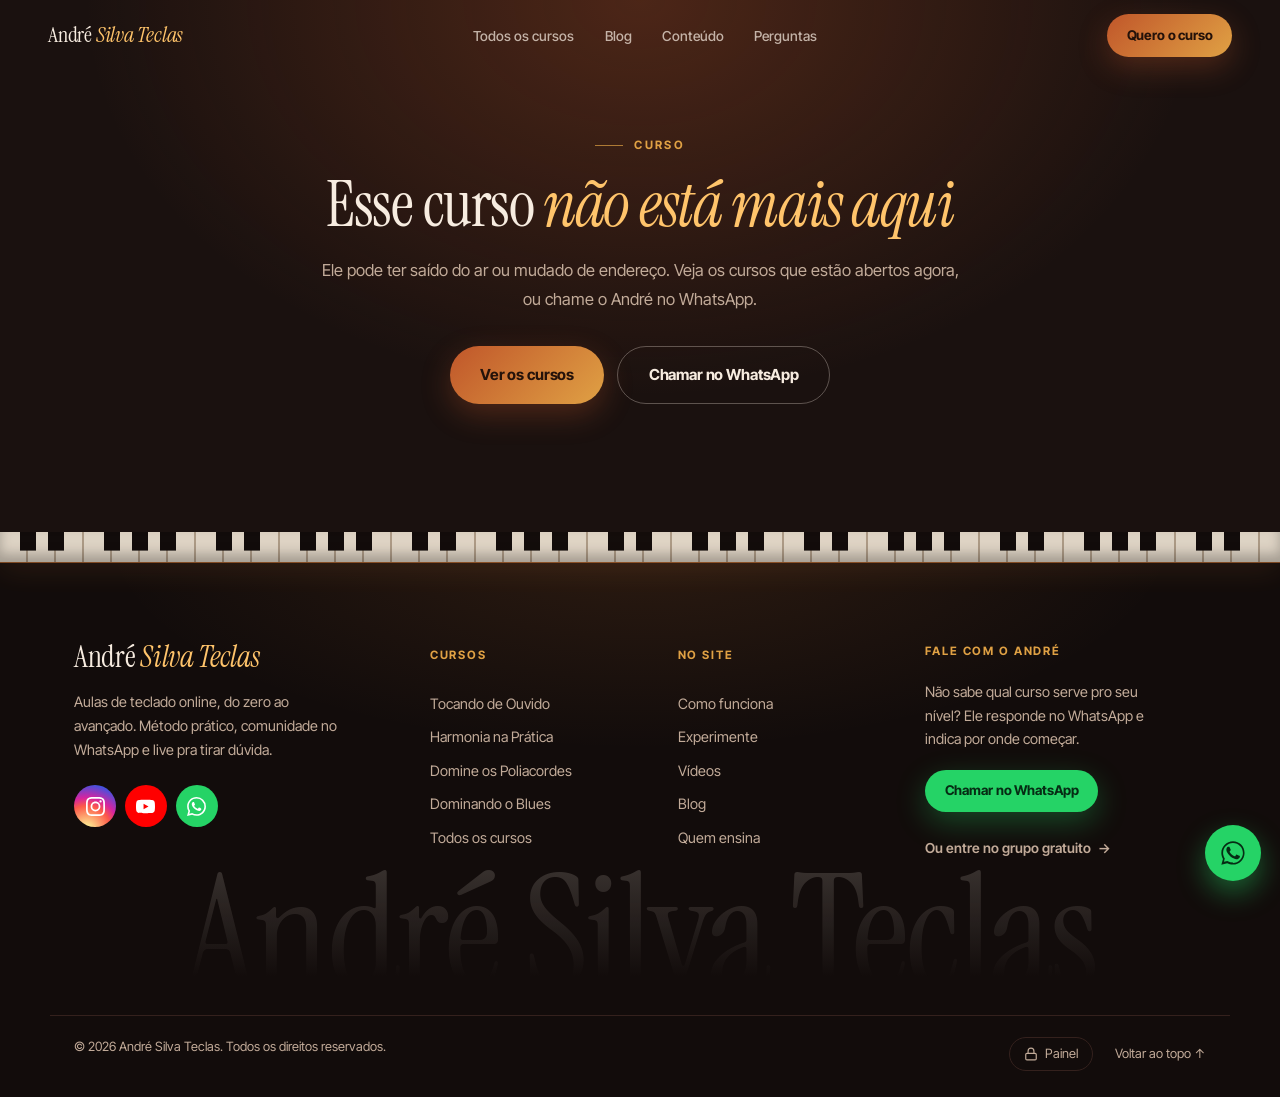
<file: cursos/curso.html>
<!doctype html>
<html lang="pt-BR">
<head>
<meta charset="utf-8">
<meta name="viewport" content="width=device-width, initial-scale=1">
<title>Curso | André Silva Teclas</title>
<meta name="description" content="Curso online de teclado do André Silva Teclas.">
<link rel="canonical" href="https://andresilvateclas.com.br/cursos/curso.html">
<meta property="og:type" content="website">
<meta property="og:title" content="Curso | André Silva Teclas">
<meta property="og:description" content="Curso online de teclado do André Silva Teclas.">
<meta property="og:locale" content="pt_BR">
<meta property="og:image" content="https://andresilvateclas.com.br/assets/img/og-capa.jpg">
<meta name="twitter:card" content="summary_large_image">
<link rel="icon" href="../assets/img/favicon.svg" type="image/svg+xml">
<link rel="icon" href="../assets/img/favicon-32.png" sizes="32x32">
<link rel="apple-touch-icon" href="../assets/img/apple-touch-icon.png">

<link rel="preconnect" href="https://fonts.googleapis.com">
<link rel="preconnect" href="https://fonts.gstatic.com" crossorigin>
<link href="https://fonts.googleapis.com/css2?family=Instrument+Serif:ital@0;1&family=Inter+Tight:wght@400;500;600;700&display=swap" rel="stylesheet">

<link rel="stylesheet" href="../assets/css/estilo.css">
<link rel="stylesheet" href="../assets/css/componentes.css">
</head>
<body>

<nav class="nav">
  <a class="nav__logo" href="../">André <span>Silva Teclas</span></a>
  <ul class="nav__links">
    <li><a href="../#cursos">Todos os cursos</a></li>
    <li><a href="../blog/">Blog</a></li>
    <li><a href="#conteudo">Conteúdo</a></li>
    <li><a href="#perguntas">Perguntas</a></li>
  </ul>
  <a class="btn btn--pequeno" href="#comprar">Quero o curso</a>
</nav>

<div id="palco">

<!-- ⚠️ Molde da página de curso criado pelo painel. O curso.js preenche tudo
     (ver o topo dele). Nada aqui é texto de curso de verdade. -->
<p class="curso-previa" id="c-previa" hidden>Prévia: este curso ainda não está no site. Só quem tem este link consegue ver.</p>

<section class="curso-topo" id="curso-topo">
  <div class="limite curso-topo__grade">
    <div>
      <p class="kicker" id="c-kicker">Curso online</p>
      <h1 id="c-titulo">Carregando o curso...</h1>
      <p class="curso-topo__sub texto" id="c-sub"></p>
      <div class="vsl" id="c-vsl" hidden></div>
      <div class="hero__acoes" style="justify-content:flex-start" id="c-acoes" hidden>
        <a class="btn" href="#comprar">Quero o curso</a>
        <a class="btn btn--vazado" href="#conteudo">Ver o conteúdo</a>
      </div>
    </div>
    <div class="curso-caixa" id="comprar">
      <p class="curso-caixa__obs" id="c-de" hidden style="text-decoration:line-through"></p>
      <p class="curso-caixa__preco" id="c-preco"></p>
      <p class="curso-caixa__obs" id="c-obs"></p>
      <a data-comprar="" class="btn btn--largo" href="../#contato">Quero me inscrever</a>
      <ul class="curso-caixa__itens" id="c-itens"></ul>
    </div>
  </div>
</section>

<!-- as seções do meio (cartões, módulos, depoimentos, texto, garantia) entram aqui -->
<div id="c-secoes"></div>

<section class="secao" id="perguntas" hidden>
  <div class="notas" aria-hidden="true">
    <div class="nota" style="top:15%;left:8%;animation-delay:-3s">♪</div>
    <div class="nota" style="top:40%;right:10%;animation-delay:-5s">🎼</div>
    <div class="nota" style="bottom:18%;left:13%;animation-delay:-1s">♫</div>
  </div>
  <div class="limite">
    <div class="centro revela">
      <p class="kicker">Perguntas</p>
      <h2 class="titulo-secao">Antes de <span class="destaque">decidir</span></h2>
    </div>
    <div class="perguntas" id="c-perguntas"></div>
  </div>
</section>

<section class="secao chamada" id="c-chamada" hidden>
  <div class="chamada__caixa revela">
    <p class="kicker" style="justify-content:center">Próximo passo</p>
    <h2 class="titulo-secao" id="c-chamada-titulo"></h2>
    <p class="texto" id="c-chamada-texto"></p>
    <div class="hero__acoes" style="margin-top:2rem">
      <a data-comprar="" class="btn" href="../#contato">Quero me inscrever</a>
      <a class="btn btn--vazado" href="../#cursos">Ver outros cursos</a>
    </div>
  </div>
</section>

<section class="secao chamada" id="c-nao-achou" hidden>
  <div class="chamada__caixa">
    <p class="kicker" style="justify-content:center">Curso</p>
    <h2 class="titulo-secao" id="c-nao-achou-titulo">Esse curso <span class="destaque">não está mais aqui</span></h2>
    <p class="texto" id="c-nao-achou-texto">Ele pode ter saído do ar ou mudado de endereço. Veja os cursos que estão abertos agora, ou chame o André no WhatsApp.</p>
    <div class="hero__acoes" style="margin-top:2rem">
      <a class="btn" href="../#cursos">Ver os cursos</a>
      <a class="btn btn--vazado" data-whats href="../#contato">Chamar no WhatsApp</a>
    </div>
  </div>
</section>

<footer class="rodape">
  <!-- borda de teclado: o rodapé "abre" com uma fileira de teclas -->
  <div class="rodape__teclas" aria-hidden="true"></div>

  <div class="limite rodape__grade">
    <div class="rodape__sobre">
      <a class="rodape__logo" href="../">André <span>Silva Teclas</span></a>
      <p>Aulas de teclado online, do zero ao avançado. Método prático, comunidade no WhatsApp e live pra tirar dúvida.</p>
      <div class="rodape__sociais">
        <a href="https://instagram.com/andresilvateclas" target="_blank" rel="noopener" aria-label="Instagram"><svg viewBox="0 0 24 24" aria-hidden="true"><path d="M7.0301.084c-1.2768.0602-2.1487.264-2.911.5634-.7888.3075-1.4575.72-2.1228 1.3877-.6652.6677-1.075 1.3368-1.3802 2.127-.2954.7638-.4956 1.6365-.552 2.914-.0564 1.2775-.0689 1.6882-.0626 4.947.0062 3.2586.0206 3.6671.0825 4.9473.061 1.2765.264 2.1482.5635 2.9107.308.7889.72 1.4573 1.388 2.1228.6679.6655 1.3365 1.0743 2.1285 1.38.7632.295 1.6361.4961 2.9134.552 1.2773.056 1.6884.069 4.9462.0627 3.2578-.0062 3.668-.0207 4.9478-.0814 1.28-.0607 2.147-.2652 2.9098-.5633.7889-.3086 1.4578-.72 2.1228-1.3881.665-.6682 1.0745-1.3378 1.3795-2.1284.2957-.7632.4966-1.636.552-2.9124.056-1.2809.0692-1.6898.063-4.948-.0063-3.2583-.021-3.6668-.0817-4.9465-.0607-1.2797-.264-2.1487-.5633-2.9117-.3084-.7889-.72-1.4568-1.3876-2.1228C21.2982 1.33 20.628.9208 19.8378.6165 19.074.321 18.2017.1197 16.9244.0645 15.6471.0093 15.236-.005 11.977.0014 8.718.0076 8.31.0215 7.0301.0839m.1402 21.6932c-1.17-.0509-1.8053-.2453-2.2287-.408-.5606-.216-.96-.4771-1.3819-.895-.422-.4178-.6811-.8186-.9-1.378-.1644-.4234-.3624-1.058-.4171-2.228-.0595-1.2645-.072-1.6442-.079-4.848-.007-3.2037.0053-3.583.0607-4.848.05-1.169.2456-1.805.408-2.2282.216-.5613.4762-.96.895-1.3816.4188-.4217.8184-.6814 1.3783-.9003.423-.1651 1.0575-.3614 2.227-.4171 1.2655-.06 1.6447-.072 4.848-.079 3.2033-.007 3.5835.005 4.8495.0608 1.169.0508 1.8053.2445 2.228.408.5608.216.96.4754 1.3816.895.4217.4194.6816.8176.9005 1.3787.1653.4217.3617 1.056.4169 2.2263.0602 1.2655.0739 1.645.0796 4.848.0058 3.203-.0055 3.5834-.061 4.848-.051 1.17-.245 1.8055-.408 2.2294-.216.5604-.4763.96-.8954 1.3814-.419.4215-.8181.6811-1.3783.9-.4224.1649-1.0577.3617-2.2262.4174-1.2656.0595-1.6448.072-4.8493.079-3.2045.007-3.5825-.006-4.848-.0608M16.953 5.5864A1.44 1.44 0 1 0 18.39 4.144a1.44 1.44 0 0 0-1.437 1.4424M5.8385 12.012c.0067 3.4032 2.7706 6.1557 6.173 6.1493 3.4026-.0065 6.157-2.7701 6.1506-6.1733-.0065-3.4032-2.771-6.1565-6.174-6.1498-3.403.0067-6.156 2.771-6.1496 6.1738M8 12.0077a4 4 0 1 1 4.008 3.9921A3.9996 3.9996 0 0 1 8 12.0077"/></svg></a>
        <a href="https://www.youtube.com/@andresilvateclas" target="_blank" rel="noopener" aria-label="YouTube"><svg viewBox="0 0 24 24" aria-hidden="true"><path d="M23.498 6.186a3.016 3.016 0 0 0-2.122-2.136C19.505 3.545 12 3.545 12 3.545s-7.505 0-9.377.505A3.017 3.017 0 0 0 .502 6.186C0 8.07 0 12 0 12s0 3.93.502 5.814a3.016 3.016 0 0 0 2.122 2.136c1.871.505 9.376.505 9.376.505s7.505 0 9.377-.505a3.015 3.015 0 0 0 2.122-2.136C24 15.93 24 12 24 12s0-3.93-.502-5.814zM9.545 15.568V8.432L15.818 12l-6.273 3.568z"/></svg></a>
        <a data-whats href="../#contato" aria-label="WhatsApp"><svg viewBox="0 0 24 24" aria-hidden="true"><path d="M17.472 14.382c-.297-.149-1.758-.867-2.03-.967-.273-.099-.471-.148-.67.15-.197.297-.767.966-.94 1.164-.173.199-.347.223-.644.075-.297-.15-1.255-.463-2.39-1.475-.883-.788-1.48-1.761-1.653-2.059-.173-.297-.018-.458.13-.606.134-.133.298-.347.446-.52.149-.174.198-.298.298-.497.099-.198.05-.371-.025-.52-.075-.149-.669-1.612-.916-2.207-.242-.579-.487-.5-.669-.51-.173-.008-.371-.01-.57-.01-.198 0-.52.074-.792.372-.272.297-1.04 1.016-1.04 2.479 0 1.462 1.065 2.875 1.213 3.074.149.198 2.096 3.2 5.077 4.487.709.306 1.262.489 1.694.625.712.227 1.36.195 1.871.118.571-.085 1.758-.719 2.006-1.413.248-.694.248-1.289.173-1.413-.074-.124-.272-.198-.57-.347m-5.421 7.403h-.004a9.87 9.87 0 01-5.031-1.378l-.361-.214-3.741.982.998-3.648-.235-.374a9.86 9.86 0 01-1.51-5.26c.001-5.45 4.436-9.884 9.888-9.884 2.64 0 5.122 1.03 6.988 2.898a9.825 9.825 0 012.893 6.994c-.003 5.45-4.437 9.884-9.885 9.884m8.413-18.297A11.815 11.815 0 0012.05 0C5.495 0 .16 5.335.157 11.892c0 2.096.547 4.142 1.588 5.945L.057 24l6.305-1.654a11.882 11.882 0 005.683 1.448h.005c6.554 0 11.89-5.335 11.893-11.893a11.821 11.821 0 00-3.48-8.413Z"/></svg></a>
      </div>
    </div>

    <nav class="rodape__col" aria-label="Cursos">
      <p class="rodape__titulo">Cursos</p>
      <a href="../cursos/tocando-de-ouvido/">Tocando de Ouvido</a>
      <a href="../cursos/harmonia-na-pratica/">Harmonia na Prática</a>
      <a href="../cursos/poliacordes/">Domine os Poliacordes</a>
      <a href="../cursos/dominando-o-blues/">Dominando o Blues</a>
      <a href="../#cursos">Todos os cursos</a>
    </nav>

    <nav class="rodape__col" aria-label="Site">
      <p class="rodape__titulo">No site</p>
      <a href="../#metodo">Como funciona</a>
      <a href="../#experimente">Experimente</a>
      <a href="../#videos-secao">Vídeos</a>
      <a href="../blog/">Blog</a>
      <a href="../#sobre">Quem ensina</a>
    </nav>

    <div class="rodape__col rodape__contato">
      <p class="rodape__titulo">Fale com o André</p>
      <p>Não sabe qual curso serve pro seu nível? Ele responde no WhatsApp e indica por onde começar.</p>
      <a class="btn btn--whats btn--pequeno" data-whats href="../#contato">Chamar no WhatsApp</a>
      <a class="rodape__grupo" href="https://chat.whatsapp.com/HRsvk1YqVQ27Mk2dBGRfxw" target="_blank" rel="noopener">Ou entre no grupo gratuito <span aria-hidden="true">→</span></a>
    </div>
  </div>

  <div class="rodape__gigante" aria-hidden="true" data-px="-0.08">André Silva Teclas</div>

  <div class="limite rodape__base">
    <span>&copy; 2026 André Silva Teclas. Todos os direitos reservados.</span>
    <span class="rodape__links">
      <a class="rodape__painel" href="https://painel.andresilvateclas.com.br" target="_blank" rel="noopener nofollow"><svg viewBox="0 0 24 24" width="14" height="14" fill="none" stroke="currentColor" stroke-width="2" stroke-linecap="round" stroke-linejoin="round" aria-hidden="true"><rect width="18" height="11" x="3" y="11" rx="2" ry="2"/><path d="M7 11V7a5 5 0 0 1 10 0v4"/></svg>Painel</a>
      <a href="#">Voltar ao topo <span aria-hidden="true">&uarr;</span></a>
    </span>
  </div>
</footer>

</div><!-- /#palco -->

<a class="whats-flutuante" data-whats href="../#contato" aria-label="Falar no WhatsApp">
  <svg width="28" height="28" viewBox="0 0 24 24" fill="#062c14"><path d="M17.5 14.4c-.3-.1-1.7-.9-2-1-.3-.1-.5-.1-.7.1-.2.3-.8 1-.9 1.2-.2.2-.3.2-.6.1-.3-.1-1.3-.5-2.4-1.5-.9-.8-1.5-1.8-1.7-2.1-.2-.3 0-.5.1-.6.1-.1.3-.3.4-.5.1-.1.2-.3.3-.5.1-.2 0-.4 0-.5C10 9 9.4 7.6 9.1 7c-.2-.5-.4-.4-.6-.4h-.5c-.2 0-.5.1-.7.3-.3.3-1 1-1 2.4s1 2.8 1.2 3c.1.2 2 3.1 4.9 4.3.7.3 1.2.5 1.6.6.7.2 1.3.2 1.8.1.5-.1 1.7-.7 1.9-1.4.2-.7.2-1.2.2-1.3-.1-.2-.3-.3-.6-.4z"/><path d="M12 2C6.5 2 2 6.5 2 12c0 1.8.5 3.6 1.4 5.1L2 22l5-1.3c1.4.8 3.1 1.2 4.9 1.2 5.5 0 10-4.5 10-10S17.5 2 12 2zm0 18.2c-1.6 0-3.1-.4-4.5-1.2l-.3-.2-3 .8.8-2.9-.2-.3C4 15 3.5 13.5 3.5 12c0-4.7 3.8-8.5 8.5-8.5s8.5 3.8 8.5 8.5-3.8 8.5-8.5 8.5z"/></svg>
</a>

<!-- o curso.js carrega o site.js e o rastreio.js depois de montar a página -->
<script src="../assets/js/curso.js"></script>
</body>
</html>
</file>
<file: assets/css/estilo.css>
/* ===========================================================================
   André Silva Teclas — base compartilhada (home + páginas de curso)

   Reconstrução 19/09/2026 no modelo de referência definido em
   identidade/design-guide.md ("Site de cliente: os dois pilares"):
   imagem impactante carrega o site, e animação vale pela fluidez, não pela
   complexidade.

   SISTEMA DE MOVIMENTO — as três regras que fazem parecer caro:
   1. Curva com saída longa (--saida). Entra rápido, desacelera devagar.
      É o que separa "animação de site" de "animação de template".
   2. Duração alta (700-900ms) e escalonamento entre irmãos (--i * 90ms).
      Tudo entrando junto parece barato, mesmo com a curva certa.
   3. Só transform e opacity. Qualquer outra propriedade força o navegador
      a recalcular layout a cada quadro, e é daí que vem o engasgo no
      celular intermediário.

   Paleta vintage quente: vinho, laranja queimado, âmbar e creme.
   =========================================================================== */

:root {
  /* ---- cor ---- */
  --vinho: #7a1f2b;
  --vinho-claro: #a52f33;
  --laranja: #c0562a;
  --ambar: #e0a144;
  --dourado: #ffc46b;
  --roxo: #a855f7;
  --whats: #25D366;

  --fundo: #120c0b;          /* escuro base */
  --fundo-2: #1a110f;        /* escuro alternado */
  --carta: #201513;
  --borda: #34211d;
  --texto: #f7ece0;
  --texto-fraco: #c2ab99;

  /* superfície clara: é o que dá o ar editorial da referência.
     Site só escuro fica pesado; a alternância creme/escuro é metade do efeito. */
  --creme: #efe7dc;
  --creme-2: #e5dacb;
  --creme-borda: #d6c7b4;
  --tinta: #24150f;          /* texto sobre creme */
  --tinta-fraca: #6b5647;

  /* ---- movimento ---- */
  --saida: cubic-bezier(0.16, 1, 0.3, 1);
  --saida-curta: cubic-bezier(0.22, 1, 0.36, 1);
  --dur: 820ms;
  --dur-curta: 420ms;
  --passo: 90ms;             /* atraso entre elementos irmãos */

  /* ---- medida ---- */
  --nav-altura: 72px;
  --raio: 20px;
  --limite: 1180px;
}

/* ---------------------------------------------------------------- reset --- */
* { box-sizing: border-box; }
html { -webkit-text-size-adjust: 100%; }
html { scroll-behavior: smooth; }


body {
  margin: 0;
  background: var(--fundo);
  color: var(--texto);
  font-family: "Inter Tight", system-ui, -apple-system, "Segoe UI", sans-serif;
  font-size: 16px;
  line-height: 1.6;
  overflow-x: hidden;
  -webkit-font-smoothing: antialiased;
}
img, video, canvas, svg { max-width: 100%; display: block; }
section { position: relative; }
a { color: inherit; }
::selection { background: var(--ambar); color: #1a0f08; }

/* #palco: invólucro de TODO o conteúdo da página. Nada position:fixed pode
   morar aqui dentro: nav, botão flutuante e canvas do cursor ficam fora.
   Nada o transforma desde 19/09/2026, quando o scroll por interpolação saiu.
   Por isso ele NÃO leva will-change: criar camada de composição pra página
   inteira sem necessidade custa memória e não devolve nada. */

/* ------------------------------------------------------------ tipografia --- */
/* Duas famílias em contraste, como nos modelos de referência:
   serifa display pro momento nobre, sans geométrica pro resto. */
.display {
  font-family: "Instrument Serif", Georgia, "Times New Roman", serif;
  font-weight: 400;
  letter-spacing: -0.015em;
  line-height: 1.02;
}

h1, h2, h3, h4 { margin: 0; line-height: 1.1; font-weight: 600; letter-spacing: -0.025em; }

.titulo-secao {
  font-family: "Instrument Serif", Georgia, serif;
  font-weight: 400;
  font-size: clamp(2.1rem, 5.6vw, 4rem);
  letter-spacing: -0.02em;
  line-height: 1.04;
  margin-bottom: 1.1rem;
}
.titulo-secao .destaque { font-style: italic; color: var(--dourado); }
.faixa-creme .titulo-secao .destaque { color: var(--laranja); }

.kicker {
  text-transform: uppercase; letter-spacing: .2em; font-size: .72rem; font-weight: 700;
  color: var(--ambar); display: inline-flex; align-items: center; gap: .7rem;
  margin: 0 0 1.1rem; font-family: "Inter Tight", system-ui, sans-serif;
}
.kicker::before { content: ""; width: 28px; height: 1px; background: currentColor; opacity: .7; }
.faixa-creme .kicker { color: var(--laranja); }

.texto { color: var(--texto-fraco); line-height: 1.75; font-size: 1.03rem; margin: 0; }
.faixa-creme .texto { color: var(--tinta-fraca); }
.centro { text-align: center; }
.centro .kicker { justify-content: center; }

/* ---------------------------------------------------------------- layout --- */
.secao { padding: clamp(4.5rem, 10vw, 8.5rem) 1.5rem; scroll-margin-top: var(--nav-altura); }
.limite { max-width: var(--limite); margin: 0 auto; }
.faixa-escura { background: var(--fundo-2); }
.faixa-creme { background: var(--creme); color: var(--tinta); }
.faixa-creme h1, .faixa-creme h2, .faixa-creme h3 { color: var(--tinta); }

/* ------------------------------------------------------------- movimento --- */
/* .revela é o único jeito de um bloco entrar na tela. O atraso vem do --i
   inline, que é o índice do elemento dentro do grupo. */
.revela {
  opacity: 0;
  transform: translate3d(0, 34px, 0);
  transition:
    opacity var(--dur) var(--saida),
    transform var(--dur) var(--saida);
  transition-delay: calc(var(--i, 0) * var(--passo));
}
.revela.visivel { opacity: 1; transform: translate3d(0, 0, 0); }

/* imagem que cresce ao entrar: o corte fica no pai, a escala no filho,
   pra continuar sendo só transform */
.moldura { overflow: hidden; border-radius: var(--raio); position: relative; }
.moldura > img, .moldura > video {
  width: 100%; height: 100%; object-fit: cover;
  transform: scale(1.16);
  transition: transform 1.5s var(--saida);
  transition-delay: calc(var(--i, 0) * var(--passo));
}
.moldura.visivel > img, .moldura.visivel > video { transform: scale(1); }

/* ---------------------------------------------------------------- botões --- */
/* Padrão validado em vídeo (13/09/2026): brilho diagonal atravessa uma vez
   no hover e some. Sem rotação, sem animação contínua em repouso. */
.btn {
  position: relative; isolation: isolate; overflow: hidden;
  display: inline-flex; align-items: center; justify-content: center; gap: .55rem;
  background: linear-gradient(135deg, var(--laranja), var(--ambar));
  color: #24120a; padding: 1rem 1.9rem; border-radius: 999px;
  text-decoration: none; font-weight: 700; font-size: .95rem; border: none;
  letter-spacing: -0.01em;
  box-shadow: 0 10px 30px rgba(192, 86, 42, .32);
  transition: transform var(--dur-curta) var(--saida), box-shadow var(--dur-curta) var(--saida), filter .2s ease;
}
.btn:hover, .btn:focus-visible {
  transform: translate3d(0, -3px, 0); filter: brightness(1.05);
  box-shadow: 0 18px 40px rgba(224, 161, 68, .42);
}
.btn::before {
  content: ""; position: absolute; top: 0; left: -60%; width: 40%; height: 100%; z-index: 1;
  background: linear-gradient(115deg, transparent, rgba(255,255,255,.55), transparent);
  transform: skewX(-20deg); transition: left .7s var(--saida); pointer-events: none;
}
.btn:hover::before, .btn:focus-visible::before { left: 130%; }

.btn--whats { background: var(--whats); color: #062c14; box-shadow: 0 10px 30px rgba(37,211,102,.3); }
.btn--whats:hover { box-shadow: 0 18px 40px rgba(37,211,102,.42); }
.btn--vazado {
  background: transparent; color: var(--texto);
  border: 1px solid rgba(247,236,224,.3); box-shadow: none;
}
.btn--vazado:hover { background: rgba(247,236,224,.09); box-shadow: none; }
.faixa-creme .btn--vazado { color: var(--tinta); border-color: rgba(36,21,15,.25); }
.faixa-creme .btn--vazado:hover { background: rgba(36,21,15,.06); }
.btn--pequeno { padding: .65rem 1.2rem; font-size: .84rem; }
.btn--largo { width: 100%; }

/* link com sublinhado que corre, no lugar de botão quando o peso não cabe */
.link-seta {
  display: inline-flex; align-items: center; gap: .5rem; text-decoration: none;
  font-weight: 600; font-size: .9rem; letter-spacing: .02em; text-transform: uppercase;
  color: inherit; padding-bottom: .3rem; position: relative;
}
.link-seta::after {
  content: ""; position: absolute; left: 0; bottom: 0; width: 100%; height: 1px;
  background: currentColor; transform: scaleX(1); transform-origin: right;
  transition: transform .5s var(--saida);
}
.link-seta:hover::after { transform: scaleX(0); }
.link-seta span { transition: transform .5s var(--saida); }
.link-seta:hover span { transform: translate3d(5px, 0, 0); }

/* ------------------------------------------------------------------- nav --- */
.nav {
  position: fixed; top: 0; left: 0; right: 0; z-index: 40; height: var(--nav-altura);
  display: flex; align-items: center; justify-content: space-between;
  padding: 0 clamp(1.1rem, 4vw, 3rem);
  background: transparent;
  transition: background var(--dur-curta) ease, border-color var(--dur-curta) ease, backdrop-filter var(--dur-curta) ease;
  border-bottom: 1px solid transparent;
}
/* No topo o nav flutua sobre o hero, que é CLARO: aqui o texto precisa ser
   escuro. Assim que rola, o vidro escuro entra e o texto vira claro.
   A home marca .nav--claro; as páginas internas nascem com fundo escuro e
   não precisam disso. */
.nav--claro .nav__logo { color: #2b1008; }
.nav--claro .nav__logo span { color: #9c3520; }
.nav--claro .nav__links a { color: rgba(43,16,8,.72); }
.nav--claro .nav__links a:hover { color: #2b1008; }
.nav--claro .nav__links a::after { background: #9c3520; }

.nav--rolado {
  background: rgba(18,12,11,.9); backdrop-filter: blur(14px);
  border-bottom-color: var(--borda);
}
.nav--rolado.nav--claro .nav__logo { color: var(--texto); }
.nav--rolado.nav--claro .nav__logo span { color: var(--dourado); }
.nav--rolado.nav--claro .nav__links a { color: rgba(247,236,224,.72); }
.nav--rolado.nav--claro .nav__links a:hover { color: var(--texto); }
.nav--rolado.nav--claro .nav__links a::after { background: var(--dourado); }

.nav__logo {
  font-family: "Instrument Serif", Georgia, serif; font-weight: 400;
  font-size: 1.35rem; text-decoration: none; letter-spacing: -0.01em; line-height: 1;
  color: var(--texto); transition: color var(--dur-curta) ease;
}
.nav__logo span { font-style: italic; color: var(--dourado); transition: color var(--dur-curta) ease; }
.nav__links { display: flex; align-items: center; gap: 1.9rem; list-style: none; margin: 0; padding: 0; }
.nav__links a {
  text-decoration: none; color: rgba(247,236,224,.72); font-size: .86rem; font-weight: 500;
  position: relative; padding: .25rem 0; transition: color var(--dur-curta) ease;
}
.nav__links a::after {
  content: ""; position: absolute; left: 0; bottom: 0; width: 100%; height: 1px;
  background: var(--dourado); transform: scaleX(0); transform-origin: left;
  transition: transform .45s var(--saida);
}
.nav__links a:hover { color: var(--texto); }
.nav__links a:hover::after { transform: scaleX(1); }
@media (max-width: 900px) { .nav__links { display: none; } }

/* --------------------------------------------------------------- rodapé --- */
/* Refeito em 07/10/2026: era só a marca apagada e três botões ("ficou
   muito simples"). Agora abre com uma fileira de teclas, tem colunas de
   cursos e navegação, contato com WhatsApp, e fecha com a marca gigante
   sangrando no pé, como no hero. Igual nas 7 páginas. */
.rodape {
  position: relative; overflow: hidden; color: var(--texto-fraco); font-size: .9rem;
  background:
    radial-gradient(ellipse 60% 55% at 50% 0%, rgba(240,138,60,.12), transparent 70%),
    var(--fundo);
}
/* fileira de teclas: brancas em degradê repetido, pretas desenhadas na
   posição certa de uma oitava (7 brancas = 196px; pretas depois da 1ª,
   2ª, 4ª, 5ª e 6ª branca) */
.rodape__teclas {
  height: 30px; opacity: .92;
  background:
    repeating-linear-gradient(90deg,
      transparent 0 20px, #120c0b 20px 36px, transparent 36px 48px, #120c0b 48px 64px,
      transparent 64px 104px, #120c0b 104px 120px, transparent 120px 132px, #120c0b 132px 148px,
      transparent 148px 160px, #120c0b 160px 176px, transparent 176px 196px) 0 0 / 100% 62% no-repeat,
    repeating-linear-gradient(90deg, #efe4d4 0 26px, #b9a690 26px 28px) 0 0 / 100% 100%;
  box-shadow: inset 0 -8px 12px rgba(0,0,0,.25), 0 1px 0 rgba(240,138,60,.5), 0 8px 30px rgba(240,138,60,.12);
}

.rodape__grade {
  display: grid; grid-template-columns: 1.5fr 1fr 1fr 1.3fr; gap: 2.5rem 2rem;
  padding: clamp(3.5rem, 7vw, 5rem) 1.5rem 2rem;
}
.rodape__logo {
  font-family: "Instrument Serif", Georgia, serif; font-size: 1.9rem; line-height: 1;
  color: var(--texto); text-decoration: none; letter-spacing: -0.01em;
}
.rodape__logo span { font-style: italic; color: var(--dourado); }
.rodape__sobre p { margin: 1rem 0 1.4rem; line-height: 1.7; max-width: 34ch; }
.rodape__sociais { display: flex; gap: .55rem; }
/* cada rede na cor oficial dela, ícone branco por cima (pedido do usuário,
   07/10/2026). O seletor é pelo aria-label pra não precisar de classe nova
   nas 7 páginas. No hover, sobe e acende um brilho da mesma cor. */
.rodape__sociais a {
  --brilho: rgba(255,255,255,.25);
  width: 42px; height: 42px; border-radius: 50%; display: grid; place-items: center;
  color: #fff; border: 0;
  transition: transform var(--dur-curta) var(--saida), box-shadow var(--dur-curta) ease, filter var(--dur-curta) ease;
}
.rodape__sociais a[aria-label="Instagram"] {
  --brilho: rgba(214,36,159,.55);
  background: radial-gradient(circle at 30% 107%, #fdf497 0%, #fdf497 5%, #fd5949 45%, #d6249f 60%, #285aeb 90%);
}
.rodape__sociais a[aria-label="YouTube"] { --brilho: rgba(255,0,0,.5); background: #ff0000; }
.rodape__sociais a[aria-label="WhatsApp"] { --brilho: rgba(37,211,102,.5); background: #25d366; }
.rodape__sociais a:hover { transform: translate3d(0,-3px,0); filter: brightness(1.08); box-shadow: 0 10px 24px var(--brilho); }
.rodape__sociais svg { width: 19px; height: 19px; fill: currentColor; }

.rodape__titulo {
  margin: .2rem 0 1.1rem; font-size: .72rem; font-weight: 700; letter-spacing: .16em; text-transform: uppercase; color: var(--ambar);
}
.rodape__col { display: flex; flex-direction: column; align-items: flex-start; gap: .65rem; }
.rodape__col a:not(.btn) {
  color: var(--texto-fraco); text-decoration: none; position: relative;
  transition: color var(--dur-curta) ease, transform var(--dur-curta) var(--saida);
}
.rodape__col a:not(.btn):hover { color: var(--texto); transform: translate3d(4px,0,0); }
.rodape__contato p { margin: 0 0 .5rem; line-height: 1.65; max-width: 30ch; }
.rodape__grupo { display: inline-flex; gap: .4rem; margin-top: .9rem; font-size: .86rem; font-weight: 600; color: var(--texto-fraco); text-decoration: none; }
.rodape__grupo:hover { color: var(--whats); }
.rodape__contato .btn { display: flex; width: max-content; }

/* assuntos: texto corrido, discreto mas à vista (ver o comentário no index.html) */
.rodape__assuntos { padding: 0 1.5rem 1.6rem; font-size: .8rem; line-height: 1.75; color: var(--texto-fraco); }
.rodape__assuntos .rodape__titulo { margin-bottom: .6rem; }
.rodape__assuntos p { max-width: 110ch; margin: 0 0 .5rem; }
.rodape__assuntos a { color: var(--texto-fraco); text-decoration: underline; text-decoration-color: rgba(247,236,224,.22); text-underline-offset: 3px; }
.rodape__assuntos a:hover { color: var(--dourado); text-decoration-color: currentColor; }

/* marca gigante sangrando no pé, apagando pra baixo */
.rodape__gigante {
  font-family: "Instrument Serif", Georgia, serif; font-size: clamp(3.2rem, 12.6vw, 13.5rem);
  line-height: .8; letter-spacing: -0.02em; white-space: nowrap; text-align: center;
  margin: .5rem 0 -.08em; pointer-events: none; user-select: none;
  background: linear-gradient(180deg, rgba(247,236,224,.16), rgba(247,236,224,0) 85%);
  -webkit-background-clip: text; background-clip: text; color: transparent;
}
.rodape__base {
  position: relative; display: flex; justify-content: space-between; gap: 1rem; flex-wrap: wrap;
  padding: 1.3rem 1.5rem 1.6rem; border-top: 1px solid var(--borda); font-size: .8rem;
}
.rodape__base a { color: var(--texto-fraco); text-decoration: none; }
.rodape__base a:hover { color: var(--dourado); }
/* botão discreto pro André entrar no painel (métricas, blog, vídeos) */
.rodape__links { display: inline-flex; align-items: center; gap: .6rem 1.4rem; flex-wrap: wrap; justify-content: center; }
.rodape__painel {
  display: inline-flex; align-items: center; gap: .45rem; padding: .38rem .85rem;
  border: 1px solid var(--borda); border-radius: 999px;
  transition: border-color var(--dur-curta) ease, color var(--dur-curta) ease;
}
.rodape__base a.rodape__painel:hover { border-color: rgba(255,196,107,.45); }

@media (max-width: 960px) {
  .rodape__grade { grid-template-columns: 1fr 1fr; }
  .rodape__sobre, .rodape__contato { grid-column: 1 / -1; }
}
@media (max-width: 520px) {
  .rodape__base { justify-content: center; text-align: center; }
  /* o botão flutuante do WhatsApp fica no canto: sobra espaço pra ele */
  .rodape__base { padding-bottom: 5.5rem; }
}

/* --------------------------------------------------- whatsapp flutuante --- */
.whats-flutuante {
  position: fixed; right: 1.2rem; bottom: 1.2rem; z-index: 45;
  width: 56px; height: 56px; border-radius: 50%; background: var(--whats);
  display: grid; place-items: center; text-decoration: none;
  box-shadow: 0 12px 28px rgba(37,211,102,.42);
  transition: transform var(--dur-curta) var(--saida);
}
.whats-flutuante:hover { transform: scale(1.09); }

/* ------------------------------------------------- notas flutuantes (FAQ) --- */
.notas { position: absolute; inset: 0; overflow: hidden; pointer-events: none; z-index: 0; }
.nota {
  position: absolute; display: grid; place-items: center;
  width: 42px; height: 42px; border-radius: 14px; font-size: 1.15rem;
  background: rgba(192,86,42,.1); border: 1px solid rgba(192,86,42,.22);
  color: var(--laranja); opacity: .55;
  animation: nota-flutua 9s ease-in-out infinite;
}
/* Em tela estreita não existe margem lateral sobrando: a nota cairia em
   cima do card. Melhor sumir do que atrapalhar. */
@media (max-width: 1100px) { .notas { display: none; } }
@keyframes nota-flutua {
  0%, 100% { transform: translate3d(0,0,0) rotate(-4deg); }
  50%      { transform: translate3d(0,-16px,0) rotate(4deg); }
}

/* ------------------------------------------------------ cursor e rastro --- */
body.cursor-proprio, body.cursor-proprio a, body.cursor-proprio button { cursor: crosshair; }
#rastro { position: fixed; inset: 0; z-index: 9999; pointer-events: none; }

/* --------------------------------------------------- acessibilidade base --- */
:focus-visible { outline: 2px solid var(--ambar); outline-offset: 3px; }

/* Quem pediu menos movimento recebe o site inteiro, parado e legível.
   Nada aqui pode depender de animação pra aparecer. */
@media (prefers-reduced-motion: reduce) {
  html { scroll-behavior: auto; }
  .revela { opacity: 1; transform: none; transition: none; }
  .moldura > img, .moldura > video { transform: none; transition: none; }
  .nota { animation: none; }
  #rastro { display: none; }
  body.cursor-proprio, body.cursor-proprio a { cursor: auto; }
  *, *::before, *::after { animation-duration: .001ms !important; animation-iteration-count: 1 !important; }
}
</file>
<file: assets/css/componentes.css>
/* ===========================================================================
   André Silva Teclas — componentes.
   Complementa estilo.css (paleta, tipografia, sistema de movimento).

   ⚠️ COMPOSIÇÃO DO HERO — descoberta de 17/09/2026 que continua valendo:
   a silhueta é ESCURA. Silhueta escura sobre fundo escuro some. O que faz
   ela ler é o inverso: gradiente quente CLARO no fundo e a figura escura
   recortada por cima. Não inverter isso "pra combinar com o resto do site".
   =========================================================================== */

/* =========================================================== HERO ========= */
.hero {
  position: relative; min-height: 100svh; overflow: hidden;
  display: flex; flex-direction: column; justify-content: space-between;
  padding: calc(var(--nav-altura) + clamp(2rem, 6vh, 4rem)) 1.5rem 0;
  /* ⚠️ A BASE NÃO PODE FICAR ESCURA. O teclado da figura é preto e cai
     justamente no rodapé do hero: com a base em vinho quase preto ele
     desaparecia e sobrava um homem de chapéu sem instrumento, que é o
     contrário do que a imagem tem pra contar. A base fica em laranja
     queimado, e quem faz a emenda com a seção seguinte é o ::after, numa
     faixa curta no finzinho. */
  background:
    linear-gradient(176deg,
      #f7f0e6 0%,
      #efe0ca 20%,
      #eab375 42%,
      #dd7c3e 64%,
      #c85a2b 84%,
      #b04a24 100%);
}

/* grão analógico: tira o aspecto de gradiente digital chapado */
.hero__grao {
  position: absolute; inset: 0; z-index: 4; pointer-events: none; opacity: .45;
  background-image: radial-gradient(rgba(60,20,10,.22) 1px, transparent 1px);
  background-size: 3px 3px; mix-blend-mode: multiply;
}
/* ⚠️ OS PONTOS DESSA RAMPA NÃO SÃO LINEARES DE PROPÓSITO.
   Com uma rampa reta a emenda não tinha salto de cor nenhum (medido: 19,12,11
   virando 18,12,11), e AINDA ASSIM aparecia uma linha. O que a vista pega
   não é o degrau de cor, é o degrau de VELOCIDADE: o gradiente vinha
   escurecendo num ritmo constante e parava seco ao encostar no fundo.
   Por isso os últimos pontos são bem juntos: a rampa chega no escuro
   desacelerando, e os últimos 13% quase não mudam de cor. Sem kink, sem
   linha.
   O trecho transparente no começo continua existindo pra rampa só começar
   ABAIXO das teclas brancas, que precisam ficar acesas. */
.hero::after {
  content: ""; position: absolute; left: 0; right: 0; bottom: 0; height: 26%;
  z-index: 4; pointer-events: none;
  background: linear-gradient(180deg,
    transparent 0%,
    transparent 28%,
    rgba(18,12,11,.08) 40%,
    rgba(18,12,11,.25) 52%,
    rgba(18,12,11,.45) 63%,
    rgba(18,12,11,.64) 72%,
    rgba(18,12,11,.80) 80%,
    rgba(18,12,11,.91) 87%,
    rgba(18,12,11,.97) 93%,
    var(--fundo) 100%);
}

/* luz quente atrás da figura: é ela que recorta a silhueta contra o fundo */
.hero__luz {
  position: absolute; left: 50%; bottom: -6%; z-index: 1; pointer-events: none;
  width: min(1100px, 104%); aspect-ratio: 1.4;
  transform: translate3d(-50%, 0, 0);
  background:
    radial-gradient(ellipse 50% 46% at 50% 56%, rgba(255,214,150,.75) 0%, rgba(230,160,80,.4) 40%, transparent 70%),
    radial-gradient(ellipse 72% 58% at 50% 62%, rgba(255,150,70,.4) 0%, transparent 72%);
  filter: blur(18px);
  animation: pulsa-luz 9s ease-in-out infinite;
}
@keyframes pulsa-luz {
  0%, 100% { opacity: .85; transform: translate3d(-50%,0,0) scale(1); }
  50%      { opacity: 1;   transform: translate3d(-50%,0,0) scale(1.05); }
}

/* ---- marca gigante sangrando na base, atrás da figura ----
   É o movimento central da referência: a tipografia é a imagem principal,
   e a figura passa na frente dela. */
/* Altura escolhida a dedo: a marca precisa cair ACIMA da linha do teclado,
   senão o instrumento cobre ela inteira e o efeito vira ruído. Ela aparece
   dos dois lados do tronco, e é o tronco passando na frente que dá a
   profundidade. */
.hero__marca {
  position: absolute; left: 50%; bottom: 25%; z-index: 2;
  transform: translate3d(-50%, 0, 0);
  width: 112%; text-align: center; pointer-events: none; user-select: none;
  font-family: "Instrument Serif", Georgia, serif;
  font-size: clamp(2.8rem, 13.5vw, 14rem);
  line-height: .84; letter-spacing: 0.005em; white-space: nowrap;
  color: rgba(253,246,236,.9);
  text-shadow: 0 14px 60px rgba(60,12,8,.35);
  opacity: 0;
  animation: marca-entra 1.5s var(--saida) calc(var(--atraso-intro, 0s) + .35s) forwards;
}
@keyframes marca-entra {
  from { opacity: 0; transform: translate3d(-50%, 52px, 0); }
  to   { opacity: 1; transform: translate3d(-50%, 0, 0); }
}

/* ---- a figura animada (GIF do teclado, convertido pra WebP animado) ---- */
/* ⚠️ O TAMANHO VEM DA ALTURA DA TELA, NÃO DA LARGURA.
   Antes era `width: min(990px, 102%)` com `bottom: -13%`, e isso quebrava em
   monitor grande por dois motivos que se somam: a largura travava em 990px
   enquanto a marca gigante continuava crescendo (a figura encolhia perto do
   texto), e os -13% de uma tela alta viram um recuo bem maior em pixels
   (165px num monitor de 1273 contra 117px num de 900), empurrando a figura
   pra fora da tela por baixo.
   Amarrar a largura em svh resolve os dois: a figura cresce junto com a
   altura disponível, que é o que de fato limita a composição. O recuo virou
   px fixo pra não escalar com a tela. */
.hero__arte {
  position: absolute; left: 50%; bottom: -20px; z-index: 3;
  width: min(104%, 92vh, 1280px);
  width: min(104%, 92svh, 1280px);
  pointer-events: none;
  transform: translate3d(-50%, 0, 0);
  will-change: transform, opacity;
  filter: drop-shadow(0 26px 60px rgba(70,20,10,.42));
}
.hero__arte img, .hero__arte video { width: 100%; height: auto; }
.hero__arte { opacity: 0; animation: arte-entra 1.6s var(--saida) calc(var(--atraso-intro, 0s) + .15s) forwards; }
@keyframes arte-entra {
  from { opacity: 0; transform: translate3d(-50%, 34px, 0) scale(1.03); }
  to   { opacity: 1; transform: translate3d(-50%, 0, 0) scale(1); }
}

/* ---- texto do hero ----
   Centralizado porque a figura é simétrica e ocupa a largura toda. Texto
   alinhado à esquerda brigaria com o tronco no meio da tela. */
.hero__conteudo {
  position: relative; z-index: 5; max-width: 860px; width: 100%;
  margin: 0 auto; text-align: center; color: var(--tinta);
}
.hero__conteudo .kicker { color: #9c3520; justify-content: center; }
.hero h1 {
  font-family: "Instrument Serif", Georgia, serif; font-weight: 400;
  font-size: clamp(2.3rem, 5.6vw, 4.6rem);
  line-height: 1.0; letter-spacing: -0.025em;
  max-width: 17ch; margin: 0 auto; color: #2b1008;
}
.hero h1 em { font-style: italic; color: #9c3520; }
.hero__sub {
  margin: 1.1rem auto 0; max-width: 44ch; color: #67402c;
  font-size: clamp(.98rem, 1.4vw, 1.08rem); line-height: 1.7;
}
.hero__acoes { display: flex; flex-wrap: wrap; gap: .8rem; margin-top: 1.6rem; justify-content: center; }
/* ⚠️ Escopo obrigatório em .hero: o botão vazado só fica escuro porque o
   FUNDO do hero é claro. A classe .hero__acoes é reaproveitada na chamada
   final e nas páginas de curso, que têm fundo escuro — sem o .hero na
   frente, o botão vira escuro sobre escuro e some. Já aconteceu. */
.hero .hero__acoes .btn--vazado { color: #2b1008; border-color: rgba(43,16,8,.32); }
.hero .hero__acoes .btn--vazado:hover { background: rgba(43,16,8,.07); }

/* entrada escalonada das linhas do hero */
.hero__conteudo > * {
  opacity: 0; animation: sobe 1s var(--saida) forwards;
}
.hero__conteudo > *:nth-child(1) { animation-delay: calc(var(--atraso-intro, 0s) + .10s); }
.hero__conteudo > *:nth-child(2) { animation-delay: calc(var(--atraso-intro, 0s) + .20s); }
.hero__conteudo > *:nth-child(3) { animation-delay: calc(var(--atraso-intro, 0s) + .30s); }
.hero__conteudo > *:nth-child(4) { animation-delay: calc(var(--atraso-intro, 0s) + .40s); }
@keyframes sobe {
  from { opacity: 0; transform: translate3d(0, 28px, 0); }
  to   { opacity: 1; transform: translate3d(0, 0, 0); }
}

/* ---- faixa de prova social, logo abaixo do hero ----
   O fundo NÃO é chapado: ele começa exatamente na cor em que o hero termina
   (#8e3a1c) e dissolve no escuro do site ao longo da própria altura. É a
   segunda metade da emenda descrita lá em cima, no .hero::after.
   Se mudar a cor do pé do hero, mudar o primeiro tom daqui junto, senão
   reaparece a linha de corte. */
.provas {
  padding: clamp(2.6rem, 5.5vw, 4rem) 1.5rem clamp(2.4rem, 5vw, 3.6rem);
  background: var(--fundo);
}
.provas__grade {
  display: grid; grid-template-columns: repeat(auto-fit, minmax(150px, 1fr));
  gap: clamp(1.4rem, 3vw, 2.5rem); text-align: center;
}
.provas__grade > div { display: flex; flex-direction: column; gap: .3rem; }
.provas__grade strong {
  font-family: "Instrument Serif", Georgia, serif; font-weight: 400;
  color: var(--dourado); font-size: clamp(1.9rem, 4vw, 2.9rem);
  line-height: 1.05; letter-spacing: -0.02em;
}
.provas__grade span { color: var(--texto-fraco); font-size: .82rem; letter-spacing: .03em; }

.hero__rolar {
  position: absolute; right: clamp(.6rem, 2.4vw, 2rem); bottom: clamp(3rem, 9vh, 5.5rem);
  z-index: 5; writing-mode: vertical-rl; margin: 0;
  color: rgba(250,238,224,.6); font-size: .66rem; letter-spacing: .24em; text-transform: uppercase;
  display: flex; align-items: center; gap: .8rem;
}
.hero__rolar::after {
  content: ""; width: 1px; height: 46px;
  background: linear-gradient(rgba(250,238,224,.7), transparent);
  animation: fio 2.4s ease-in-out infinite;
  transform-origin: top;
}
@keyframes fio { 0%,100% { transform: scaleY(.4); opacity: .5; } 50% { transform: scaleY(1); opacity: 1; } }

/* ======================= HERO NO CELULAR =======================
   ⚠️ O INIMIGO AQUI É A ALTURA, NÃO A LARGURA.

   No Safari do iPhone, com as barras de endereço e de navegação à mostra,
   sobra bem menos altura do que os 844px nominais do aparelho. Nesse
   aperto a composição estourava de um jeito específico e feio: o h1 caía
   pra três linhas, os dois botões empilhavam um sobre o outro, o bloco de
   texto descia, e o botão "Ver os cursos" ia parar EM CIMA DO ROSTO do
   músico.

   O conserto tem três partes, e as três são necessárias:
   1. os botões viram UMA LINHA SÓ (empilhado custava ~70px de altura)
   2. o texto encolhe um pouco e as margens apertam
   3. a figura cabe INTEIRA na tela, sem sangrar pelos lados

   Antes de mexer em qualquer número daqui, testar em 390x700, que é o
   Safari com barra, e não em 390x844, que é o aparelho sem barra nenhuma.
   =============================================================== */
@media (max-width: 860px) {
  .hero { padding-top: calc(var(--nav-altura) + 1rem); }

  .hero h1 {
    font-size: clamp(1.85rem, 8vw, 2.6rem);
    line-height: 1.02; max-width: 16ch;
  }
  .hero__sub {
    margin-top: .8rem; max-width: 34ch;
    font-size: .95rem; line-height: 1.55;
  }

  /* uma linha só, os dois botões dividindo a largura em partes iguais */
  .hero__acoes {
    margin-top: 1.1rem; flex-wrap: nowrap; gap: .5rem;
    max-width: 360px; margin-inline: auto;
  }
  .hero__acoes .btn {
    flex: 1 1 0; min-width: 0; padding: .82rem .7rem;
    font-size: .83rem; white-space: nowrap;
  }

  /* A figura cabe inteira: nada de teclado cortado nas laterais. O recuo
     de baixo deixa ela pousar exatamente onde começa a emenda escura. */
  .hero__arte { width: 100%; bottom: 5%; }
  .hero__luz { bottom: 2%; width: 118%; }
  .hero__marca { font-size: clamp(2.4rem, 15.5vw, 6rem); bottom: 30%; }
  .hero__rolar { display: none; }
  /* hero mais baixo no celular: a rampa precisa de mais altura relativa
     pra desacelerar do mesmo jeito */
  .hero::after { height: 30%; }
}

/* ======================================================== FAIXA CORRENDO === */
/* Marquee de uma linha só. Duplicado no HTML pra emendar sem salto. */
.faixa-marquee {
  background: var(--fundo); border-block: 1px solid var(--borda);
  padding: 1.5rem 0; overflow: hidden; display: flex; gap: 0;
}
.marquee__trilho {
  display: flex; flex: none; gap: clamp(2.6rem, 5vw, 4rem); padding-right: clamp(2.6rem, 5vw, 4rem);
  animation: corre 46s linear infinite;
}
.faixa-marquee:hover .marquee__trilho { animation-play-state: paused; }
@keyframes corre { from { transform: translate3d(0,0,0); } to { transform: translate3d(-100%,0,0); } }

/* ícone + nome em duas linhas, no lugar da palavra solta com ♪ entre elas.
   O ícone é traço fino com degradê quente (#icone-grad, no HTML) e um
   brilho leve, pra ler como luz de palco e não como clip-art. */
.marquee__item { display: inline-flex; align-items: center; gap: .85rem; flex: none; white-space: nowrap; }
.marquee__icone {
  width: 34px; height: 34px; flex: none;
  fill: none; stroke: url(#icone-grad); stroke-width: 1.6; stroke-linecap: round; stroke-linejoin: round;
  filter: drop-shadow(0 0 6px rgba(240,138,60,.55));
}
.marquee__rotulo {
  display: flex; flex-direction: column; line-height: 1.25;
  font-size: .8rem; color: var(--texto-fraco); letter-spacing: .01em;
}
.marquee__rotulo b { font-size: .95rem; font-weight: 600; color: var(--texto); }

/* ============================================================ BLOCOS ====== */
/* min(Xpx, 100%) nas grades: coluna mínima fixa maior que a tela de um
   celular de 320 empurrava a página pro lado (vídeos, perguntas, blog) */
.grade-3 { display: grid; grid-template-columns: repeat(auto-fit, minmax(min(258px, 100%), 1fr)); gap: 1.2rem; margin-top: 3rem; }

.carta {
  background: var(--carta); border: 1px solid var(--borda); border-radius: 16px; padding: 1.7rem;
  transition: transform var(--dur-curta) var(--saida), border-color var(--dur-curta) ease;
}
.carta:hover { transform: translate3d(0,-4px,0); border-color: rgba(255,196,107,.3); }
.carta h3 { font-size: 1.08rem; margin-bottom: .6rem; font-weight: 600; }
.carta p { margin: 0; color: var(--texto-fraco); font-size: .93rem; line-height: 1.68; }
.faixa-creme .carta {
  background: var(--creme-2); border-color: var(--creme-borda);
}
.faixa-creme .carta:hover { border-color: rgba(192,86,42,.45); }
.faixa-creme .carta p { color: var(--tinta-fraca); }

.carta__num {
  display: grid; place-items: center; width: 44px; height: 44px; border-radius: 14px; margin-bottom: 1.1rem;
  background: linear-gradient(135deg, var(--vinho), var(--laranja)); color: var(--dourado);
  font-family: "Instrument Serif", Georgia, serif; font-size: 1.15rem; font-weight: 400;
}
.dor { display: flex; gap: .85rem; align-items: flex-start; }
.dor::before { content: "\2715"; color: var(--vinho-claro); font-weight: 700; line-height: 1.6; flex: none; }
.fecho {
  margin-top: 3rem; text-align: center;
  font-family: "Instrument Serif", Georgia, serif; font-weight: 400;
  font-size: clamp(1.4rem, 3.4vw, 2.3rem); color: var(--texto); line-height: 1.2;
}
.fecho span { font-style: italic; color: var(--dourado); }

/* =================================================== INSTRUMENTO TOCÁVEL == */
.instrumento {
  max-width: 1000px; margin: 3rem auto 0;
  background: linear-gradient(180deg, #2a1c18 0%, #1a110f 70%, #140d0c 100%);
  border-radius: 22px 22px 10px 10px; padding: 1.3rem 1.3rem 0;
  box-shadow: 0 40px 90px rgba(0,0,0,.6), inset 0 2px 0 rgba(255,196,107,.12);
  border: 1px solid var(--borda);
}
.instrumento__painel { display: flex; align-items: center; gap: 1rem; padding: 0 .5rem 1.1rem; }
.instrumento__grade {
  width: 60px; height: 32px; border-radius: 6px; opacity: .5; flex: none;
  background-image: radial-gradient(circle, #000 1.4px, transparent 1.4px); background-size: 7px 7px;
}
.instrumento__tela {
  flex: 1; height: 32px; background: #0d0706; border-radius: 5px; display: grid; place-items: center;
  color: var(--ambar); font-family: ui-monospace, monospace; font-size: .7rem; letter-spacing: .14em;
  box-shadow: inset 0 0 12px rgba(224,161,68,.4);
}
.instrumento__base { height: 15px; background: #140d0c; border-radius: 0 0 10px 10px; }
.teclado {
  --paleta-0: var(--dourado); --paleta-1: var(--laranja); --paleta-2: var(--roxo);
  position: relative; width: 100%; height: clamp(115px, 21vw, 180px); display: flex;
}
.tecla { cursor: pointer; touch-action: manipulation; user-select: none; -webkit-user-select: none; }
.tecla--branca {
  flex: 1; position: relative; margin: 0 1px; border-radius: 0 0 8px 8px;
  background: linear-gradient(180deg, #fdf8f1 0%, #e6dacb 88%, #d3c4b2 100%);
  box-shadow: 0 8px 0 rgba(0,0,0,.07) inset, 0 10px 16px rgba(0,0,0,.45);
  transition: transform .07s ease, box-shadow .07s ease;
}
.tecla--branca.tecla--ativa { transform: translate3d(0,6px,0); box-shadow: 0 2px 0 rgba(0,0,0,.08) inset, 0 3px 6px rgba(0,0,0,.4); }
.tecla--preta {
  position: absolute; top: 0; height: 62%; z-index: 2; border-radius: 0 0 6px 6px;
  background: linear-gradient(180deg, #3a2823 0%, #140d0c 100%);
  box-shadow: 0 8px 14px rgba(0,0,0,.65); transition: transform .07s ease;
}
.tecla--preta.tecla--ativa { transform: translate3d(0,5px,0); }
.brilho {
  position: absolute; left: 50%; bottom: 0; width: 140%; aspect-ratio: 1; border-radius: 50%;
  transform: translate(-50%, 30%) scale(.4); z-index: 0; opacity: 0; pointer-events: none;
  background: radial-gradient(circle, var(--cor) 0%, transparent 70%);
}
.brilho.brilho--ativa { animation: brilho-pulso .7s ease-out forwards; }
@keyframes brilho-pulso {
  0%   { opacity: .6; transform: translate(-50%, 30%) scale(.4); }
  100% { opacity: 0;  transform: translate(-50%, 30%) scale(1.6); }
}
.particula {
  position: absolute; width: 5px; height: 5px; border-radius: 50%; background: var(--cor);
  pointer-events: none; z-index: 3; animation: particula-sobe .9s ease-out forwards;
}
@keyframes particula-sobe {
  0%   { transform: translate(0,0); opacity: 1; }
  100% { transform: translate(var(--dx), -90px); opacity: 0; }
}

/* CELULAR (07/10/2026): duas oitavas, igual ao computador. As teclas ficam
   finas, então o instrumento estica até quase a borda da tela (margem
   negativa por cima do respiro da seção) e ganha altura, que é o que faz
   tecla fina ler como piano e não como grade. */
@media (max-width: 640px) {
  .instrumento { margin: 2.4rem -1.05rem 0; padding: .9rem .55rem 0; border-radius: 18px 18px 8px 8px; }
  .instrumento__painel { gap: .6rem; padding: 0 .3rem .8rem; }
  .instrumento__grade { width: 38px; height: 26px; }
  .instrumento__tela { height: 26px; font-size: .62rem; }
  .teclado { height: 138px; }
  .tecla--branca { border-radius: 0 0 5px 5px; }
  .tecla--preta { border-radius: 0 0 4px 4px; }
}

/* ============================================================ CURSOS ====== */
/* Modelo do print que o usuário mandou (07/10/2026): seção escura com luz
   no topo, cartão compacto com capa curta, nível em barrinhas e seta
   redonda. Antes era cartão creme grande com a capa alta.
   O destaque do título e o fio do topo usam o mesmo degradê dos ícones da
   faixa correndo (âmbar até rosa), pra seção conversar com o resto. */
.cursos-secao {
  overflow: hidden;
  background:
    radial-gradient(ellipse 55% 60% at 50% -8%, rgba(240,138,60,.20), transparent 70%),
    radial-gradient(ellipse 35% 45% at 92% 4%, rgba(212,80,138,.16), transparent 72%),
    #0e0908;
}
/* fio de luz no topo da seção */
.cursos-secao::before {
  content: ""; position: absolute; left: 8%; right: 8%; top: 0; height: 1px;
  background: linear-gradient(90deg, transparent, rgba(255,208,138,.55), rgba(212,80,138,.6), transparent);
}
.cursos-topo {
  display: flex; align-items: flex-end; justify-content: space-between; gap: 1rem 2rem; flex-wrap: wrap;
  margin-bottom: 2.4rem;
}
.cursos-topo .titulo-secao { margin: 0; }
.grad {
  font-style: italic;
  background: linear-gradient(90deg, #ffd08a, #f08a3c 55%, #e0569b);
  -webkit-background-clip: text; background-clip: text; color: transparent;
  padding-right: .06em;   /* o itálico passa da caixa e o recorte do degradê cortaria a ponta */
}
.link-grad {
  position: relative; display: inline-flex; gap: .45rem; align-items: center; padding-bottom: .3rem;
  font-size: .9rem; font-weight: 600; text-decoration: none; color: #f7c08a;
}
.link-grad::after {
  content: ""; position: absolute; left: 0; right: 0; bottom: 0; height: 1px;
  background: linear-gradient(90deg, #ffd08a, #e0569b); transform-origin: left;
  transition: transform .5s var(--saida);
}
.link-grad:hover::after { transform: scaleX(.35); }
.link-grad span { transition: transform .5s var(--saida); }
.link-grad:hover span { transform: translate3d(5px, 0, 0); }

.cursos { display: grid; grid-template-columns: repeat(4, minmax(0, 1fr)); gap: 1.1rem; }
@media (max-width: 1100px) { .cursos { grid-template-columns: repeat(3, minmax(0, 1fr)); } }

.curso {
  position: relative; display: flex; flex-direction: column; overflow: hidden;
  border-radius: 16px; text-decoration: none; color: var(--texto);
  background: linear-gradient(180deg, #1d1512 0%, #140e0c 100%);
  border: 1px solid rgba(255,220,180,.09);
  transition: opacity var(--dur) var(--saida) calc(var(--i, 0) * var(--passo)),
              transform var(--dur) var(--saida), box-shadow var(--dur) var(--saida), border-color var(--dur-curta) ease;
}
.curso:hover, .curso:focus-visible {
  transform: translate3d(0,-8px,0);
  border-color: rgba(240,138,60,.45);
  box-shadow: 0 26px 50px rgba(0,0,0,.55), 0 0 30px rgba(240,138,60,.12);
}
.curso__capa { position: relative; aspect-ratio: 2 / 1; overflow: hidden; background: #0d0706; }
.curso__capa img { width: 100%; height: 100%; object-fit: cover; transition: transform 1.1s var(--saida); }
.curso:hover .curso__capa img { transform: scale(1.07); }
/* a capa dissolve no corpo do cartão, sem degrau */
.curso__capa::after {
  content: ""; position: absolute; left: 0; right: 0; bottom: 0; height: 40%;
  background: linear-gradient(180deg, transparent, rgba(29,21,18,.85));
}
.curso__selo {
  position: absolute; top: .7rem; left: .7rem; z-index: 2;
  background: rgba(14,9,8,.72); color: var(--dourado); border: 1px solid rgba(255,196,107,.4);
  font-size: .6rem; font-weight: 700; letter-spacing: .1em; text-transform: uppercase;
  padding: .3rem .65rem; border-radius: 999px; backdrop-filter: blur(6px);
}
.curso__corpo { padding: 1rem 1.1rem 1.05rem; display: flex; flex-direction: column; gap: .45rem; flex: 1; }
.curso__titulo { font-size: 1.04rem; font-weight: 700; line-height: 1.25; letter-spacing: -0.01em; color: var(--texto); }
.curso__desc {
  margin: 0; color: var(--texto-fraco); font-size: .84rem; line-height: 1.5;
  display: -webkit-box; -webkit-line-clamp: 2; -webkit-box-orient: vertical; overflow: hidden;
}
.curso__preco {
  margin: .15rem 0 0; font-family: "Instrument Serif", Georgia, serif; font-size: 1.4rem; line-height: 1;
  color: var(--dourado);
}
.curso__preco s { font-family: "Inter Tight", sans-serif; font-size: .74rem; color: var(--texto-fraco); margin-left: .3rem; }
.curso__preco--consulta { font-family: "Inter Tight", sans-serif; font-size: .86rem; font-weight: 600; color: #e9c9a6; line-height: 1.4; }
.curso__rodape { margin-top: auto; padding-top: .55rem; display: flex; align-items: center; justify-content: space-between; gap: .6rem; }

/* nível: três barrinhas de altura crescente. Acende do nível mínimo ao
   máximo do curso, cada barra na cor do seu nível (verde, laranja, rosa),
   então "intermediário e avançado" acende a 2ª e a 3ª */
.nivel { display: inline-flex; align-items: center; gap: .5rem; font-size: .74rem; color: var(--texto-fraco); line-height: 1.2; }
.nivel__barras { display: inline-flex; align-items: flex-end; gap: 2px; height: 15px; flex: none; }
.nivel__barras i { width: 4px; border-radius: 1px; background: rgba(247,236,224,.16); }
.nivel__barras i:nth-child(1) { height: 7px; }
.nivel__barras i:nth-child(2) { height: 11px; }
.nivel__barras i:nth-child(3) { height: 15px; }
.nivel__barras i.on:nth-child(1) { background: #4ade80; box-shadow: 0 0 6px rgba(74,222,128,.5); }
.nivel__barras i.on:nth-child(2) { background: #f5a524; box-shadow: 0 0 6px rgba(245,165,36,.5); }
.nivel__barras i.on:nth-child(3) { background: #e0569b; box-shadow: 0 0 6px rgba(224,86,155,.5); }

.curso__seta {
  width: 36px; height: 36px; border-radius: 50%; flex: none; display: grid; place-items: center;
  background: rgba(247,236,224,.07); border: 1px solid rgba(247,236,224,.14);
  transition: background var(--dur-curta) ease, border-color var(--dur-curta) ease;
}
.curso__seta-icone {
  width: 17px; height: 17px; fill: none; stroke: var(--texto); stroke-width: 2; stroke-linecap: round; stroke-linejoin: round;
  transition: transform .5s var(--saida);
}
.curso:hover .curso__seta { background: linear-gradient(135deg, #f08a3c, #e0569b); border-color: transparent; }
.curso:hover .curso__seta-icone { transform: translate3d(2px, 0, 0); }

.cursos-dica { display: none; }

/* CELULAR: a grade vira trilho de arrastar pro lado. Oito cartões
   empilhados seriam quase 3 mil pixels de rolagem até a próxima seção.
   O cartão seguinte aparece cortado na borda, que é o que convida a
   arrastar. As margens negativas levam o trilho até a borda da tela sem
   estourar a página (ele mesmo tem a rolagem). */
@media (max-width: 760px) {
  .cursos {
    display: flex; gap: .85rem; overflow-x: auto; scroll-snap-type: x mandatory;
    margin-inline: -1.5rem; padding: .3rem 1.5rem 1rem; scroll-padding-inline: 1.5rem;
    scrollbar-width: none; -webkit-overflow-scrolling: touch;
  }
  .cursos::-webkit-scrollbar { display: none; }
  .curso { flex: 0 0 78%; scroll-snap-align: start; }
  /* dentro do trilho a entrada em cascata não faz sentido: o cartão que
     está fora da tela entraria subindo no meio do arrastar */
  .cursos .curso.revela { opacity: 1; transform: none; transition: transform var(--dur) var(--saida), border-color var(--dur-curta) ease; }
  .cursos-dica { display: block; margin: .4rem 0 0; font-size: .78rem; color: var(--texto-fraco); }
  .cursos-dica span { display: inline-block; animation: dica-arrasta 1.6s ease-in-out infinite; }
}
@keyframes dica-arrasta { 0%, 100% { transform: translate3d(0,0,0); } 50% { transform: translate3d(6px,0,0); } }

/* ============================================================ YOUTUBE ===== */
/* Galeria alimentada por assets/js/videos.js. O André cola o link lá e o
   card se monta sozinho: miniatura vem do próprio YouTube, e o player só
   carrega quando alguém clica (10 iframes de uma vez destruiriam a fluidez). */
.yt-topo {
  display: flex; align-items: flex-end; justify-content: space-between;
  gap: 2rem; flex-wrap: wrap; margin-bottom: 3rem;
}
.yt-topo > div { max-width: 46ch; }
.videos { display: grid; grid-template-columns: repeat(auto-fit, minmax(min(300px, 100%), 1fr)); gap: 1.5rem; }
.video {
  border: 1px solid var(--borda); border-radius: var(--raio); overflow: hidden;
  background: var(--carta); display: flex; flex-direction: column;
  transition: transform var(--dur) var(--saida), border-color var(--dur-curta) ease, box-shadow var(--dur) var(--saida);
}
.video:hover { transform: translate3d(0,-8px,0); border-color: rgba(255,196,107,.4); box-shadow: 0 26px 54px rgba(0,0,0,.5); }
.video__tela {
  position: relative; aspect-ratio: 16 / 9; width: 100%; overflow: hidden;
  background: #0d0706; border: none; padding: 0; cursor: pointer; display: block;
}
.video__tela img {
  width: 100%; height: 100%; object-fit: cover;
  transition: transform 1.1s var(--saida), opacity var(--dur-curta) ease;
}
.video:hover .video__tela img { transform: scale(1.06); }
.video__tela::after {
  content: ""; position: absolute; inset: 0;
  background: linear-gradient(180deg, rgba(18,12,11,.05) 40%, rgba(18,12,11,.6) 100%);
  pointer-events: none;
}
.video__play {
  position: absolute; left: 50%; top: 50%; z-index: 2;
  width: 64px; height: 64px; border-radius: 50%;
  transform: translate3d(-50%,-50%,0) scale(1);
  background: rgba(192,86,42,.94); display: grid; place-items: center;
  box-shadow: 0 10px 30px rgba(0,0,0,.45);
  transition: transform var(--dur-curta) var(--saida), background var(--dur-curta) ease;
  pointer-events: none;
}
.video__tela:hover .video__play { transform: translate3d(-50%,-50%,0) scale(1.12); background: var(--laranja); }
.video__play svg { width: 22px; height: 22px; fill: #fff; margin-left: 4px; }
.video__duracao {
  position: absolute; right: .7rem; bottom: .7rem; z-index: 2;
  background: rgba(10,6,5,.85); color: #fff; font-size: .7rem; font-weight: 600;
  padding: .2rem .45rem; border-radius: 4px; letter-spacing: .02em;
}
.video__corpo { padding: 1.15rem 1.25rem 1.35rem; display: flex; flex-direction: column; gap: .4rem; flex: 1; }
.video__titulo { font-size: 1rem; font-weight: 600; line-height: 1.35; color: var(--texto); }
.video__nota { color: var(--texto-fraco); font-size: .84rem; margin: 0; line-height: 1.55; }
.video iframe { width: 100%; height: 100%; border: 0; display: block; }
/* estado vazio: se a lista estiver sem link, aparece um aviso em vez de buraco */
.videos--vazio {
  border: 1px dashed var(--borda); border-radius: var(--raio); padding: 2.5rem 1.5rem;
  text-align: center; color: var(--texto-fraco); font-size: .95rem;
}

/* ============================================================= SOBRE ====== */
/* Grade assimétrica com a foto deslocada, no padrão editorial da referência. */
.sobre__grade { display: grid; grid-template-columns: .85fr 1.15fr; gap: clamp(2rem, 5vw, 4.5rem); align-items: center; }
.sobre__foto { aspect-ratio: 3 / 4; box-shadow: 0 30px 70px rgba(90,45,20,.28); }
.sobre__lista { list-style: none; margin: 1.9rem 0 0; padding: 0; display: grid; gap: .85rem; }
.sobre__lista li { display: flex; gap: .8rem; color: var(--tinta-fraca); font-size: .96rem; line-height: 1.6; }
.sobre__lista li::before { content: "\266A"; color: var(--laranja); font-size: 1.1rem; line-height: 1.4; flex: none; }
@media (max-width: 860px) {
  .sobre__grade { grid-template-columns: 1fr; }
  .sobre__foto { max-width: 360px; margin: 0 auto; }
}

/* ======================================================== DEPOIMENTOS =====
   Formato trazido do site da Realce Odonto (19/09/2026, a pedido do usuário):
   placar com a nota antes dos depoimentos, e carrossel de um por vez.

   O porquê do placar vir ANTES: ele é um número, e número não depende de
   quem lê acreditar em elogio. O porquê do carrossel: quatro cards de uma
   vez viram parede de texto que ninguém lê. */
.placar {
  display: flex; flex-wrap: wrap; align-items: center; gap: 1.2rem 2.4rem;
  padding: 1.7rem 1.9rem; margin: 3rem 0 2.2rem;
  background: var(--carta); border: 1px solid var(--borda); border-radius: var(--raio);
}
.placar__nota {
  font-family: "Instrument Serif", Georgia, serif; font-weight: 400;
  font-size: clamp(2.8rem, 7vw, 3.6rem); line-height: 1;
  color: var(--dourado); font-variant-numeric: tabular-nums;
}
.placar__contagem { display: block; color: var(--texto-fraco); font-size: .92rem; margin-top: .4rem; }
.placar__contagem b { color: var(--texto); font-variant-numeric: tabular-nums; }
.placar__fonte { margin-left: auto; font-size: .8rem; color: var(--texto-fraco); }

/* As estrelas são duas camadas do mesmo glifo: a de baixo apagada, a de cima
   dourada e recortada por largura. Animar essa largura "preenche" as cinco.
   Sem imagem, sem SVG, sem biblioteca. */
.estrelas { color: var(--ambar); letter-spacing: .12em; }
.estrelas-med { position: relative; display: inline-block; line-height: 1; font-size: 1.25rem; letter-spacing: .12em; }
.estrelas-med span { display: block; white-space: nowrap; }
.estrelas-med .vazias { color: rgba(247,236,224,.18); }
.estrelas-med .cheias { position: absolute; left: 0; top: 0; overflow: hidden; color: var(--ambar); width: 100%; }
.js .estrelas-med .cheias { width: 0; transition: width 1.5s var(--saida) .15s; }
.js .estrelas-med.contou .cheias { width: 100%; }

/* Sem JS o carrossel não existe: os depoimentos ficam empilhados e todos
   legíveis. É o JS que troca o layout pra trilho deslizante. */
.avaliacoes { display: grid; gap: 1.1rem; }
.aval {
  background: var(--carta); border: 1px solid var(--borda); border-radius: var(--raio);
  padding: 1.9rem 1.8rem; display: flex; flex-direction: column; gap: 1rem;
}
.aval blockquote {
  margin: 0; color: var(--texto); font-size: 1.15rem; line-height: 1.55;
  font-family: "Instrument Serif", Georgia, serif; font-style: italic;
}
.aval__quem { margin-top: auto; display: flex; align-items: center; gap: .85rem; }
.aval__ini {
  width: 44px; height: 44px; border-radius: 50%; flex: none;
  background: linear-gradient(135deg, var(--ambar), var(--laranja)); color: #1a0f08;
  display: grid; place-items: center; font-weight: 700; font-size: .88rem; letter-spacing: .03em;
}
.aval__quem b { display: block; font-weight: 600; color: var(--texto); font-size: .95rem; }
.aval__quem .fonte { display: block; font-size: .79rem; color: var(--texto-fraco); }

.carrossel__janela { overflow: hidden; }
.carrossel--on .avaliacoes {
  display: flex; gap: 0;
  transition: transform .7s var(--saida-curta); will-change: transform;
}
.carrossel--on .carrossel__janela { max-width: 780px; margin-inline: auto; }
.carrossel--on .aval { flex: 0 0 100%; min-width: 100%; align-self: stretch; }
/* O que sai apaga enquanto desliza: a troca vira dissolução em vez de
   empurrão, que é o defeito que mais se nota em carrossel. */
.carrossel--on .aval { opacity: .15; transition: opacity .7s ease; }
.carrossel--on .aval[aria-hidden="false"] { opacity: 1; }

.carrossel__controles { display: none; align-items: center; justify-content: center; gap: 1rem; margin-top: 1.7rem; }
.carrossel--on .carrossel__controles { display: flex; }
.seta {
  width: 48px; height: 48px; border-radius: 50%; flex: none;
  background: var(--carta); border: 1px solid var(--borda); color: var(--texto);
  display: grid; place-items: center; cursor: pointer; font-size: 1.1rem; line-height: 1;
  transition: border-color var(--dur-curta) ease, color var(--dur-curta) ease, transform var(--dur-curta) var(--saida);
}
.seta:hover { border-color: var(--ambar); color: var(--dourado); transform: translate3d(0,-2px,0); }
.pontos { display: flex; align-items: center; gap: .45rem; }
/* A bolinha continua com 8px, mas o botão tem 48px de alvo: o desenho mora
   no ::after e o <button> é só a área de toque. Sem isso o dedo erra o ponto
   no celular e o Lighthouse reprova o alvo pequeno. */
.ponto {
  position: relative; width: 22px; height: 48px; padding: 0; border: 0;
  background: none; cursor: pointer; transition: width .3s var(--saida-curta);
}
.ponto::after {
  content: ""; position: absolute; inset: 50% 0 auto 0; transform: translateY(-50%);
  height: 8px; border-radius: 999px; background: rgba(247,236,224,.22); transition: background .3s;
}
.ponto[aria-current="true"] { width: 40px; }
.ponto[aria-current="true"]::after { background: var(--ambar); }

/* ========================================================== PERGUNTAS ===== */
.perguntas { display: grid; grid-template-columns: repeat(auto-fit, minmax(min(310px, 100%), 1fr)); gap: 1rem; margin-top: 2.8rem; position: relative; z-index: 2; }
.pergunta {
  background: var(--carta); border: 1px solid var(--borda); border-radius: 14px; overflow: hidden;
  transition: border-color var(--dur-curta) ease;
}
.pergunta:hover { border-color: rgba(255,196,107,.3); }
.faixa-creme .pergunta { background: var(--creme-2); border-color: var(--creme-borda); }
.faixa-creme .pergunta:hover { border-color: rgba(192,86,42,.45); }
.pergunta__topo {
  width: 100%; display: flex; align-items: center; justify-content: space-between; gap: 1rem;
  background: none; border: none; color: inherit; font: inherit; font-weight: 600; font-size: .98rem;
  padding: 1.2rem 1.3rem; text-align: left; cursor: pointer; line-height: 1.4;
}
.pergunta__topo::after {
  content: "+"; color: var(--laranja); font-size: 1.4rem; line-height: 1; flex: none;
  transition: transform var(--dur-curta) var(--saida);
}
.pergunta--aberta .pergunta__topo::after { transform: rotate(45deg); }
.pergunta__corpo { max-height: 0; overflow: hidden; transition: max-height var(--dur-curta) var(--saida); }
.pergunta--aberta .pergunta__corpo { max-height: 420px; }
.pergunta__corpo p { margin: 0; padding: 0 1.3rem 1.3rem; color: var(--texto-fraco); font-size: .93rem; line-height: 1.68; }
.faixa-creme .pergunta__corpo p { color: var(--tinta-fraca); }
.pergunta__corpo a { color: inherit; font-weight: 600; text-decoration: underline; text-underline-offset: 3px; }

/* ===================================================== CHAMADA FINAL ====== */
.chamada {
  background:
    radial-gradient(ellipse 70% 120% at 50% 0%, rgba(192,86,42,.3), transparent 62%),
    var(--fundo-2);
  text-align: center;
}
.chamada__caixa { max-width: 640px; margin: 0 auto; }
.chamada .hero__acoes { justify-content: center; }

/* ================================================== PÁGINA DE CURSO ======= */
.curso-topo {
  padding: calc(var(--nav-altura) + 4.5rem) 1.5rem 4.5rem;
  background:
    radial-gradient(ellipse 70% 70% at 25% 10%, rgba(192,86,42,.3), transparent 62%),
    radial-gradient(ellipse 60% 60% at 85% 40%, rgba(122,31,43,.38), transparent 62%),
    var(--fundo);
}
.curso-topo__grade { display: grid; grid-template-columns: 1.25fr .75fr; gap: 3rem; align-items: center; }
.curso-topo h1 {
  font-family: "Instrument Serif", Georgia, serif; font-weight: 400;
  font-size: clamp(2.1rem, 5vw, 3.4rem); letter-spacing: -0.025em; line-height: 1.04;
}
.curso-topo h1 .destaque { font-style: italic; color: var(--dourado); }
.curso-topo__sub { margin-top: 1.4rem; max-width: 52ch; }
/* VSL: reaproveita a tela e o botão de play da galeria de vídeos. A capa do
   YouTube vem 4:3 com tarja preta; o cover da .video__tela corta a tarja. */
.vsl {
  margin-top: 2rem; border: 1px solid var(--borda); border-radius: var(--raio); overflow: hidden;
  background: #0d0706; box-shadow: 0 30px 70px rgba(0,0,0,.5);
}
.vsl iframe { display: block; width: 100%; aspect-ratio: 16 / 9; border: 0; }
.vsl .video__tela img { transition: transform 1.1s var(--saida); }
.vsl .video__tela:hover img { transform: scale(1.04); }
.curso-caixa {
  background: var(--carta); border: 1px solid var(--borda); border-radius: var(--raio); padding: 2rem;
  box-shadow: 0 30px 70px rgba(0,0,0,.5); text-align: center;
}
.curso-caixa__de { color: var(--texto-fraco); text-decoration: line-through; font-size: .9rem; }
.curso-caixa__preco {
  font-family: "Instrument Serif", Georgia, serif; font-weight: 400;
  font-size: 3rem; color: var(--dourado); line-height: 1.05; margin: .2rem 0 .1rem;
}
.curso-caixa__obs { color: var(--texto-fraco); font-size: .82rem; margin-bottom: 1.4rem; }
.curso-caixa__itens { list-style: none; margin: 1.5rem 0 0; padding: 0; display: grid; gap: .6rem; text-align: left; }
.curso-caixa__itens li { display: flex; gap: .6rem; font-size: .89rem; color: var(--texto-fraco); }
.curso-caixa__itens li::before { content: "\2713"; color: var(--whats); font-weight: 700; flex: none; }
.modulos { display: grid; gap: 1rem; margin-top: 2.6rem; }
.modulo {
  display: grid; grid-template-columns: auto 1fr; gap: 1.2rem; align-items: start;
  background: var(--carta); border: 1px solid var(--borda); border-left: 3px solid var(--laranja);
  border-radius: 14px; padding: 1.5rem;
  transition: transform var(--dur-curta) var(--saida);
}
.modulo:hover { transform: translate3d(5px,0,0); }
.modulo__num { color: var(--dourado); font-family: "Instrument Serif", Georgia, serif; font-size: 1.4rem; }
.modulo h3 { font-size: 1.04rem; margin-bottom: .45rem; font-weight: 600; }
.modulo p { margin: 0; color: var(--texto-fraco); font-size: .92rem; line-height: 1.62; }
.garantia {
  display: flex; gap: 1.2rem; align-items: center; max-width: 640px; margin: 2.8rem auto 0;
  background: var(--carta); border: 1px solid var(--borda); border-radius: 16px; padding: 1.5rem 1.7rem;
}
.garantia__selo { font-size: 2.2rem; flex: none; }
.garantia p { margin: 0; color: var(--texto-fraco); font-size: .92rem; line-height: 1.62; }
@media (max-width: 860px) {
  /* minmax(0,1fr) e botões quebrando linha: a regra do hero da home (botões
     numa linha só, sem quebrar) também pegava os botões daqui, e o "Quero
     esse som no meu teclado" empurrava a página pro lado num celular de 320 */
  .curso-topo__grade { grid-template-columns: minmax(0, 1fr); gap: 2.2rem; }
  .curso-topo .hero__acoes { flex-wrap: wrap; }
  .curso-topo .hero__acoes .btn { flex: 1 1 auto; white-space: normal; }
}

/* ============================== TROCA DA SILHUETA DO HERO ================== */
/* Padrão: SVG estático (nítido, transparência real, vale pro Safari e pra
   qualquer navegador que não componha alpha em vídeo).
   Com .alpha-video no <html>, entra o WebM animado no lugar. A decisão é
   tomada por um script no <head>, antes da página pintar. */
.hero__arte-video { display: none; }
.alpha-video .hero__arte-video { display: block; }
.alpha-video .hero__arte-svg { display: none; }

/* A figura de reserva entra como background, não como <img>: assim o arquivo
   só é pedido quando o elemento realmente aparece na tela.
   É um WebP com alfa de verdade (44 KB), tirado de um quadro do MESMO vídeo,
   pra quem cai no plano B ver exatamente a mesma figura e não outro desenho.
   A proporção é fixa aqui pra a caixa não pular de altura enquanto carrega. */
.hero__arte-svg {
  width: 100%; aspect-ratio: 16 / 9;
  background: center bottom / contain no-repeat;
  animation: respira 11s ease-in-out infinite;
}
@keyframes respira {
  0%, 100% { transform: translate3d(0,0,0) scale(1); }
  50%      { transform: translate3d(0,-12px,0) scale(1.01); }
}
@media (prefers-reduced-motion: reduce) {
  .hero__arte-svg { animation: none; }
  .hero__luz { animation: none; }
  .hero__marca, .hero__arte, .hero__conteudo > * { opacity: 1 !important; animation: none !important; }
  .marquee__trilho { animation: none; }
  .hero__rolar::after { animation: none; }
}

/* ========================================================== MÉTODO (07/10) ==
   Os três passos deixaram de ser só texto: cada um tem uma TELA escura
   que toca (data-acorde no site.js) e mostra o passo em vez de descrever.
     01 o acorde de base (Dó maior aceso no mini teclado)
     02 um intervalo pra treinar o ouvido (a tela pergunta e responde)
     03 o poliacorde (duas mãos, duas cores)
   Acima, um trilho liga os passos e enche conforme a seção sobe. */
.passos-trilho {
  position: relative; display: grid; grid-template-columns: repeat(3, 1fr); gap: 1.2rem;
  margin: 3rem 0 1.2rem; height: 34px;
}
.passos-trilho__linha {
  position: absolute; top: 50%; height: 2px; translate: 0 -50%;
  left: calc((100% - 2.4rem) / 6); right: calc((100% - 2.4rem) / 6);
  background: var(--creme-borda); border-radius: 2px; overflow: hidden;
}
.passos-trilho__linha span {
  position: absolute; inset: 0; transform-origin: left; scale: 0 1;
  background: linear-gradient(90deg, var(--ambar), var(--laranja), #c2477f);
}
.passos-trilho__no {
  position: relative; justify-self: center; z-index: 1;
  width: 34px; height: 34px; border-radius: 50%; display: grid; place-items: center;
  font-family: "Instrument Serif", Georgia, serif; font-size: .95rem; color: var(--tinta-fraca);
  background: var(--creme); border: 2px solid var(--creme-borda);
  transition: background .5s ease, color .5s ease, border-color .5s ease, box-shadow .5s ease;
}
.passos-trilho__no.aceso {
  background: linear-gradient(135deg, var(--vinho), var(--laranja)); color: var(--dourado);
  border-color: transparent; box-shadow: 0 0 0 5px rgba(192,86,42,.14);
}
@media (max-width: 860px) { .passos-trilho { display: none; } }

.passos { display: grid; grid-template-columns: repeat(3, minmax(0, 1fr)); gap: 1.2rem; }
@media (max-width: 860px) { .passos { grid-template-columns: minmax(0, 1fr); margin-top: 2.6rem; } }

.passo {
  position: relative; overflow: hidden;
  background: var(--creme-2); border: 1px solid var(--creme-borda); border-radius: 20px;
  padding: .7rem .7rem 1.6rem;
  transition: opacity var(--dur) var(--saida) calc(var(--i, 0) * var(--passo)),
              transform var(--dur) var(--saida), border-color var(--dur-curta) ease, box-shadow var(--dur) var(--saida);
}
.passo:hover { border-color: rgba(192,86,42,.45); box-shadow: 0 24px 50px rgba(90,45,20,.16); }
.passo h3 { font-size: 1.12rem; font-weight: 700; margin: 1.15rem .8rem .5rem; color: var(--tinta); }
.passo p { margin: 0 .8rem; color: var(--tinta-fraca); font-size: .92rem; line-height: 1.65; }
/* número gigante em contorno no canto, como marca d'água do passo */
.passo__num {
  position: absolute; right: .9rem; bottom: -.9rem; pointer-events: none;
  font-family: "Instrument Serif", Georgia, serif; font-size: 5.2rem; line-height: 1;
  color: transparent; -webkit-text-stroke: 1.2px rgba(192,86,42,.22);
}
/* max-width: as etiquetas param antes do número do canto, sem passar por cima */
.passo__chips { list-style: none; margin: 1.1rem .8rem 0; padding: 0; max-width: calc(100% - 5.4rem); display: flex; flex-wrap: wrap; gap: .4rem; position: relative; }
.passo__chips li {
  font-size: .72rem; font-weight: 600; letter-spacing: .02em; color: var(--vinho);
  background: rgba(192,86,42,.09); border: 1px solid rgba(192,86,42,.24);
  padding: .28rem .65rem; border-radius: 999px;
}

/* ---- a tela que toca ---- */
.passo__tela {
  position: relative; display: block; width: 100%; height: 150px; overflow: hidden; cursor: pointer;
  border: 0; border-radius: 14px; padding: 0; font: inherit; text-align: left;
  background:
    radial-gradient(ellipse 80% 70% at 50% 110%, rgba(240,138,60,.28), transparent 70%),
    linear-gradient(180deg, #221815, #120c0b);
  box-shadow: inset 0 1px 0 rgba(255,220,180,.08);
}
.passo__lcd {
  position: absolute; left: .9rem; top: .75rem; z-index: 2;
  font-family: ui-monospace, "Cascadia Mono", Consolas, monospace; font-size: .74rem; letter-spacing: .08em;
  color: var(--ambar); text-shadow: 0 0 10px rgba(224,161,68,.6);
}
.passo__toque {
  position: absolute; right: .8rem; top: .65rem; z-index: 2;
  font-size: .64rem; font-weight: 700; letter-spacing: .08em; text-transform: uppercase;
  color: rgba(247,236,224,.75); background: rgba(247,236,224,.08); border: 1px solid rgba(247,236,224,.14);
  padding: .22rem .55rem; border-radius: 999px;
  transition: background .3s ease, color .3s ease;
}
.passo__tela:hover .passo__toque { background: var(--laranja); color: #fff; border-color: transparent; }

/* mini teclado de duas oitavas, encostado no pé da tela */
.mini-teclado {
  position: absolute; left: .9rem; right: .9rem; bottom: 0; height: 74px;
  display: flex; gap: 2px;
}
.mini-teclado i {
  flex: 1; position: relative; border-radius: 0 0 4px 4px;
  background: linear-gradient(180deg, #efe4d4, #d6c4ad);
  transition: background .3s ease;
}
.mini-teclado b {
  position: absolute; top: 0; z-index: 2; height: 58%;
  width: calc(100% / 14 * .6); left: calc(100% / 14 * var(--x) - 100% / 14 * .3);
  border-radius: 0 0 3px 3px; background: linear-gradient(180deg, #3a2823, #0c0807);
}
.mini-teclado .on-a { background: linear-gradient(180deg, #ffe0a3, #f08a3c); box-shadow: 0 0 14px rgba(240,138,60,.65); }
.mini-teclado .on-b { background: linear-gradient(180deg, #ffb3d2, #d4508a); box-shadow: 0 0 14px rgba(212,80,138,.65); }
/* tocando: as teclas acesas afundam e brilham mais, uma vez */
.passo__tela.tocando .on-a, .passo__tela.tocando .on-b { animation: mini-toca .6s ease-out; }
@keyframes mini-toca {
  0% { translate: 0 0; filter: brightness(1); }
  25% { translate: 0 3px; filter: brightness(1.35); }
  100% { translate: 0 0; filter: brightness(1); }
}

/* ondas do passo 02: barras de equalizador respirando devagar; ao tocar,
   dão um salto */
.ondas {
  position: absolute; left: .9rem; right: .9rem; bottom: 22px; height: 76px;
  display: flex; align-items: center; justify-content: space-between;
}
.ondas i {
  width: 3%; height: 100%; border-radius: 3px; transform-origin: center;
  background: linear-gradient(180deg, #ffd08a, #f08a3c 55%, #d4508a);
  scale: 1 calc(.18 + .5 * (1 - (var(--i) - 12.5) * (var(--i) - 12.5) / 170));
  opacity: .85;
  animation: onda-respira 2.4s ease-in-out infinite;
  animation-delay: calc(var(--i) * -110ms);
}
@keyframes onda-respira { 0%, 100% { transform: scaleY(.7); } 50% { transform: scaleY(1.15); } }
.passo__tela.tocando .ondas i { animation: onda-salta .9s ease-out; animation-delay: calc(var(--i) * 18ms); }
@keyframes onda-salta { 0% { transform: scaleY(.7); } 35% { transform: scaleY(1.9); } 100% { transform: scaleY(.7); } }
.passo__tela--ondas .passo__lcd { transition: opacity .3s ease; }
/* tela estreita: o selo desce pra baixo do letreiro, senão os dois se
   encostam ("Que intervalo é esse?" ocupa quase a linha toda) */
@media (max-width: 480px) {
  .passo__toque { left: .9rem; right: auto; top: 2.15rem; }
  .ondas { height: 66px; bottom: 18px; }
}

/* ======================================================= EXPERIMENTE no creme ==
   Desde 07/10/2026 a seção fica depois dos cursos e em fundo creme (os
   cursos viraram escuros, e três seções escuras seguidas pesavam). O
   teclado escuro sobre o creme lê como foto de produto; a sombra preta de
   antes virava mancha no fundo claro. */
.faixa-creme .instrumento {
  box-shadow: 0 34px 70px rgba(70,35,15,.32), inset 0 2px 0 rgba(255,196,107,.12);
}

/* ================================================================ ABERTURA ==
   07/10/2026. Teclado tocando um glissando (as teclas brancas acendem em
   âmbar uma depois da outra), o nome sobe por trás de uma máscara, e a
   cortina inteira sobe com a borda de baixo curva, revelando o hero.

   Linha do tempo (o hero espera por ela com --atraso-intro):
     0,05s  teclado aparece
     0,45s  glissando, 42ms entre teclas (15 teclas = 0,6s)
     0,95s  nome sobe
     1,90s  cortina sobe (0,95s)
     2,05s  hero começa a entrar, ainda com a cortina subindo

   Tudo é CSS: o JS do <head> só decide se acontece e solta a rolagem por
   tempo. Sem a classe com-intro, o bloco nem existe na tela. */
.intro { display: none; }
.com-intro { --atraso-intro: 2.05s; }
.intro-trava, .intro-trava body { overflow: hidden; }
/* a barra de rolagem some com o overflow:hidden; sem reservar o espaço
   dela, o hero inteiro pularia 15px pro lado quando a trava soltasse */
.intro-trava { scrollbar-gutter: stable; }

.com-intro .intro {
  display: grid; place-items: center;
  position: fixed; inset: 0; z-index: 100;
  background:
    radial-gradient(ellipse 55% 45% at 50% 52%, rgba(192,86,42,.26), transparent 72%),
    var(--fundo);
  animation: intro-sobe .95s cubic-bezier(.76, 0, .24, 1) 1.9s forwards;
}
/* borda de baixo curva, que só aparece quando a cortina está subindo */
.intro::after {
  content: ""; position: absolute; left: -6%; right: -6%; top: calc(100% - 1px); height: 13vh;
  background: var(--fundo); border-radius: 0 0 50% 50% / 0 0 100% 100%;
}
@keyframes intro-sobe { to { translate: 0 calc(-100% - 14vh); visibility: hidden; } }

.intro__palco { text-align: center; animation: intro-palco-sai .95s cubic-bezier(.76, 0, .24, 1) 1.9s forwards; }
@keyframes intro-palco-sai { to { translate: 0 -10vh; opacity: 0; } }

.intro__teclado {
  position: relative; display: flex; gap: 3px;
  width: min(440px, 78vw); height: clamp(68px, 14vw, 100px); margin: 0 auto 1.9rem;
  animation: intro-aparece .6s var(--saida) .05s both;
}
@keyframes intro-aparece { from { opacity: 0; translate: 0 18px; } }
.intro__teclado i {
  flex: 1; position: relative; border-radius: 0 0 5px 5px;
  background: linear-gradient(180deg, #f3e7d6 0%, #dccab3 100%);
  box-shadow: 0 6px 14px rgba(0,0,0,.45);
  animation: intro-tecla .55s ease-out both;
  animation-delay: calc(.45s + var(--i) * 42ms);
}
/* a luz de cada tecla é uma camada por cima, animada só na opacidade */
.intro__teclado i::after {
  content: ""; position: absolute; inset: 0; border-radius: inherit;
  background: linear-gradient(180deg, #ffe0a3 0%, #e8a24a 100%);
  box-shadow: 0 0 22px rgba(255,190,100,.75);
  opacity: 0; animation: intro-luz .7s ease-out both;
  animation-delay: calc(.45s + var(--i) * 42ms);
}
.intro__teclado b {
  position: absolute; top: 0; z-index: 2; height: 60%;
  width: calc(100% / 15 * .6);
  left: calc(100% / 15 * var(--x) - 100% / 15 * .3);
  background: linear-gradient(180deg, #3a2823 0%, #120c0b 100%);
  border-radius: 0 0 4px 4px; box-shadow: 0 4px 8px rgba(0,0,0,.6);
}
@keyframes intro-tecla { 0%, 100% { translate: 0 0; } 30% { translate: 0 4px; } }
@keyframes intro-luz { 0% { opacity: 0; } 25% { opacity: 1; } 100% { opacity: 0; } }

.intro__nome {
  margin: 0; font-family: "Instrument Serif", Georgia, serif; font-weight: 400;
  font-size: clamp(2.5rem, 7.5vw, 4.6rem); line-height: 1; letter-spacing: -0.02em; color: var(--texto);
}
/* a máscara: cada linha corta o que está abaixo dela, e o texto sobe de
   dentro do corte. padding-right: o itálico passa da caixa e seria cortado */
.intro__linha { display: inline-block; overflow: hidden; vertical-align: top; padding: 0 .12em .1em 0; }
.intro__linha > * { display: inline-block; animation: intro-nome 1s var(--saida) both; }
.intro__linha:nth-child(1) > * { animation-delay: .95s; }
.intro__linha:nth-child(2) > * { animation-delay: 1.08s; }
.intro__nome em { font-style: italic; color: var(--dourado); }
@keyframes intro-nome { from { translate: 0 108%; } }
.intro__fio {
  display: block; width: min(220px, 50vw); height: 1px; margin: 1.5rem auto 0;
  background: linear-gradient(90deg, transparent, var(--ambar), transparent);
  animation: intro-fio 1.3s var(--saida) .5s both;
}
@keyframes intro-fio { from { scale: 0 1; opacity: 0; } }

/* nav e botão flutuante entram junto com o hero. Só `backwards`: com
   `both` a animação prenderia o transform e mataria o hover do botão. */
.com-intro .nav,
.com-intro .whats-flutuante { animation: sobe .9s var(--saida) calc(var(--atraso-intro) + .3s) backwards; }

/* ======================================================= HERO COBERTO ===
   07/10/2026. O hero fica parado e o resto da página sobe por cima.
   --cobre vai de 0 a 1 (site.js). Camada mais "funda" anda menos: a marca
   quase não sobe, a figura sobe um pouco e recua, o texto sobe mais e
   apaga. É essa diferença de velocidade que lê como profundidade.

   ⚠️ Toda seção depois do hero PRECISA de fundo opaco, senão o hero
   travado aparece por trás (já aconteceu na WA Orofacial). O :where zera a
   especificidade, então seção com fundo próprio continua mandando. */
.hero { position: sticky; top: var(--hero-topo, 0px); z-index: 0; }
:where(#palco > :not(.hero)) { position: relative; z-index: 1; background-color: var(--fundo); }

.hero__marca { translate: 0 calc(var(--cobre, 0) * -4vh); }
.hero__arte  { translate: 0 calc(var(--cobre, 0) * -8vh); scale: calc(1 - var(--cobre, 0) * .07); transform-origin: 50% 100%; }
.hero__conteudo { translate: 0 calc(var(--cobre, 0) * -16vh); opacity: calc(1 - var(--cobre, 0) * 1.5); }
/* escurecimento quente e em curva (cobre²): o escuro neutro, entrando
   reto, deixava o creme com cara de cinza sujo logo no começo da rolagem */
.hero__cobre {
  position: absolute; inset: 0; z-index: 6; pointer-events: none;
  background: #2a120b; opacity: calc(var(--cobre, 0) * var(--cobre, 0) * .78);
}

/* A faixa de números é a primeira a cobrir: ganha canto arredondado e uma
   sombra pra cima, pra ler como um cartão deslizando sobre o hero.
   ⚠️ Em repouso nada disso aparece, de propósito: o pé do hero já é a cor
   exata da faixa (a emenda que custou três voltas), então o canto some, e a
   sombra só acende conforme --cobre sobe. Sombra fixa ali escureceria a
   rampa e devolveria a linha na emenda. */
.provas { border-radius: 28px 28px 0 0; }
.provas::before {
  content: ""; position: absolute; left: 0; right: 0; top: 0; height: 70px;
  translate: 0 -100%; pointer-events: none;
  background: linear-gradient(0deg, rgba(10,6,5,.4), transparent);
  opacity: var(--cobre, 0);
}

/* ===================================================== CAMADAS (3b) ====== */
/* foto andando dentro da moldura: sobra altura em cima e embaixo pra ela
   poder andar sem mostrar a borda (o JS move até ±data-px-img) */
.curso__capa img { height: calc(100% + 40px); margin-top: -20px; }
.sobre__foto img { height: calc(100% + 64px); margin-top: -32px; }

/* pauta atravessando o "Como funciona", por trás dos cartões */
#metodo { overflow: hidden; }
#metodo .limite { position: relative; z-index: 1; }
.pauta {
  position: absolute; left: 50%; top: 60%; z-index: 0; pointer-events: none;
  width: 2400px; margin-left: -1200px; transform: translateY(-50%);
  opacity: .2;
}
.pauta img { width: 2400px; max-width: none; height: auto; }

/* palavra gigante em contorno atrás do "Quem ensina" */
#sobre { overflow: hidden; }
#sobre .limite { position: relative; z-index: 1; }
.sobre__fundo {
  position: absolute; right: -3%; top: 6%; z-index: 0; pointer-events: none; user-select: none;
  font-family: "Instrument Serif", Georgia, serif; font-style: italic; font-weight: 400;
  font-size: clamp(7rem, 23vw, 21rem); line-height: .8; white-space: nowrap;
  color: transparent; -webkit-text-stroke: 1.5px rgba(192,86,42,.26);
}
@media (max-width: 860px) { .sobre__fundo { top: auto; bottom: 4%; right: -8%; } }

/* teclado que chega deitado: a perspectiva mora no pai, o giro no filho */
#experimente .limite { perspective: 1400px; }
.instrumento { transform-origin: 50% 100%; }

/* ================================================================== BLOG ===
   07/10/2026. Os textos vêm do painel (blog.js). Cartão claro por padrão;
   dentro de .faixa-escura (o bloco da home, na seção de vídeos) ele vira
   escuro. */
/* auto-fit: dois cartões dividem a linha em vez de deixar um buraco (a
   regra de quantos cartões vão em destaque está no blog.js, encaixar) */
.blog-grade { display: grid; grid-template-columns: repeat(auto-fit, minmax(min(290px, 100%), 1fr)); gap: 1.6rem; }
.blog-grade--3 { grid-template-columns: repeat(auto-fit, minmax(min(270px, 100%), 1fr)); }
.post-card--destaque + .blog-grade:not(:empty) { margin-top: 1.6rem; }

.post-card {
  display: flex; flex-direction: column; overflow: hidden; text-decoration: none;
  border-radius: var(--raio); color: var(--tinta);
  background: var(--creme-2); border: 1px solid var(--creme-borda);
  transition: transform var(--dur) var(--saida), box-shadow var(--dur) var(--saida), border-color var(--dur-curta) ease;
}
.post-card:hover, .post-card:focus-visible {
  transform: translate3d(0,-8px,0); border-color: rgba(192,86,42,.5);
  box-shadow: 0 28px 56px rgba(90,45,20,.2);
}
/* texto sem foto ganha capa de cor com uma nota, em vez de buraco */
.post-card__capa {
  position: relative; aspect-ratio: 16 / 10; overflow: hidden; display: grid; place-items: center;
  background: linear-gradient(135deg, var(--vinho) 0%, var(--laranja) 70%, var(--ambar) 100%);
}
.post-card__capa img { width: 100%; height: 100%; object-fit: cover; transition: transform 1.1s var(--saida); }
.post-card:hover .post-card__capa img { transform: scale(1.06); }
.post-card__nota { font-family: "Instrument Serif", Georgia, serif; font-size: 4.6rem; line-height: 1; color: rgba(255,226,175,.6); }
.post-card__corpo { padding: 1.4rem 1.5rem 1.6rem; display: flex; flex-direction: column; gap: .55rem; flex: 1; }
.post-card__meta { margin: 0; font-size: .7rem; font-weight: 700; letter-spacing: .09em; text-transform: uppercase; color: var(--laranja); }
.post-card__titulo {
  font-family: "Instrument Serif", Georgia, serif; font-weight: 400;
  font-size: 1.55rem; line-height: 1.1; letter-spacing: -0.015em;
}
.post-card__resumo {
  margin: 0; flex: 1; color: var(--tinta-fraca); font-size: .92rem; line-height: 1.6;
  display: -webkit-box; -webkit-line-clamp: 3; -webkit-box-orient: vertical; overflow: hidden;
}
.post-card__ler {
  margin-top: .4rem; display: inline-flex; align-items: center; gap: .4rem;
  font-size: .76rem; font-weight: 700; letter-spacing: .07em; text-transform: uppercase; color: var(--vinho);
  transition: gap var(--dur-curta) var(--saida);
}
.post-card:hover .post-card__ler { gap: .75rem; }

/* o texto mais novo ocupa a linha inteira na página do blog */
@media (min-width: 860px) {
  .post-card--destaque { display: grid; grid-template-columns: 1.25fr 1fr; }
  .post-card--destaque .post-card__capa { aspect-ratio: auto; min-height: 340px; }
  .post-card--destaque .post-card__corpo { padding: 2.6rem; justify-content: center; }
  .post-card--destaque .post-card__titulo { font-size: clamp(2.1rem, 3.2vw, 2.8rem); }
  .post-card--destaque .post-card__resumo { flex: 0 1 auto; -webkit-line-clamp: 4; font-size: 1rem; }
}

.faixa-escura .post-card { background: var(--carta); border-color: var(--borda); color: var(--texto); }
.faixa-escura .post-card:hover { border-color: rgba(255,196,107,.4); box-shadow: 0 26px 54px rgba(0,0,0,.5); }
.faixa-escura .post-card__meta { color: var(--ambar); }
.faixa-escura .post-card__resumo { color: var(--texto-fraco); }
.faixa-escura .post-card__ler { color: var(--dourado); }

/* cartão criado pelo JS entra em cascata. Só `backwards`: com `both` a
   animação prenderia o transform e o cartão não subiria mais no hover. */
.entra { animation: sobe .9s var(--saida) backwards; animation-delay: calc(var(--i, 0) * 90ms); }

/* esqueleto enquanto a lista carrega */
.post-card--esqueleto { pointer-events: none; }
.post-card--esqueleto .post-card__capa,
.post-card--esqueleto i,
.post-esqueleto i {
  background: linear-gradient(90deg, var(--creme-borda) 0%, #f1e7da 50%, var(--creme-borda) 100%);
  background-size: 200% 100%; animation: esqueleto 1.4s linear infinite;
}
.post-card--esqueleto i, .post-esqueleto i { display: block; height: .9rem; border-radius: 6px; }
.post-card--esqueleto i:nth-child(1) { width: 40%; }
.post-card--esqueleto i:nth-child(2) { width: 88%; height: 1.6rem; }
.post-card--esqueleto i:nth-child(3) { width: 70%; }
@keyframes esqueleto { from { background-position: 100% 0; } to { background-position: -100% 0; } }

/* topo da página do blog */
.blog-topo {
  position: relative; overflow: hidden;
  padding: calc(var(--nav-altura) + clamp(3.5rem, 8vw, 6rem)) 1.5rem clamp(3.5rem, 7vw, 5.5rem);
  background:
    radial-gradient(ellipse 70% 80% at 18% 0%, rgba(192,86,42,.3), transparent 62%),
    radial-gradient(ellipse 60% 70% at 92% 30%, rgba(122,31,43,.36), transparent 62%),
    var(--fundo);
}
.blog-topo .limite { position: relative; z-index: 1; }
.blog-topo__titulo {
  font-family: "Instrument Serif", Georgia, serif; font-weight: 400;
  font-size: clamp(2.7rem, 7.4vw, 5.4rem); line-height: 1; letter-spacing: -0.025em;
  max-width: 13ch; margin-bottom: 1.3rem;
}
.blog-topo__titulo .destaque { font-style: italic; color: var(--dourado); }
.blog-topo .texto { max-width: 50ch; }
.blog-topo__pauta {
  position: absolute; left: 50%; bottom: 6%; z-index: 0; pointer-events: none;
  width: 2400px; margin-left: -1200px; opacity: .18;
}
.blog-topo__pauta img { width: 2400px; max-width: none; height: auto; }

.blog-estado { text-align: center; padding: 2.5rem 1rem; max-width: 520px; margin: 0 auto; }
.blog-estado__titulo {
  font-family: "Instrument Serif", Georgia, serif; font-size: clamp(1.8rem, 4vw, 2.4rem);
  line-height: 1.1; margin: 0 0 .6rem; color: var(--tinta);
}
.blog-estado .texto { margin-bottom: 1.6rem; }

/* bloco do blog na home, dentro da seção de vídeos */
.blog-home { margin-top: clamp(3.5rem, 7vw, 5.5rem); padding-top: clamp(2.5rem, 5vw, 3.5rem); border-top: 1px solid var(--borda); }
.blog-home__topo { display: flex; align-items: flex-end; justify-content: space-between; gap: 1.2rem 2rem; flex-wrap: wrap; margin-bottom: 2rem; }
.blog-home__titulo {
  font-family: "Instrument Serif", Georgia, serif; font-weight: 400;
  font-size: clamp(1.9rem, 4.4vw, 2.9rem); line-height: 1.05; letter-spacing: -0.02em;
}
.blog-home__titulo .destaque { font-style: italic; color: var(--dourado); }

/* ---------------------------------------------------- página do texto --- */
.post-topo {
  padding: calc(var(--nav-altura) + clamp(2.5rem, 6vw, 4.5rem)) 1.5rem clamp(2.6rem, 5vw, 3.6rem);
  background: radial-gradient(ellipse 70% 90% at 12% 0%, rgba(192,86,42,.28), transparent 62%), var(--fundo);
}
.post-limite { max-width: 760px; margin: 0 auto; }
/* flex com largura do conteúdo, e não inline-flex: inline ele dividia a
   linha com a data logo abaixo */
.post-voltar {
  display: flex; width: max-content; align-items: center; gap: .5rem; margin-bottom: 2rem;
  font-size: .85rem; font-weight: 600; color: var(--texto-fraco); text-decoration: none;
  transition: color var(--dur-curta) ease, gap var(--dur-curta) var(--saida);
}
.post-voltar:hover { color: var(--dourado); gap: .8rem; }
.post-titulo {
  font-family: "Instrument Serif", Georgia, serif; font-weight: 400;
  font-size: clamp(2.3rem, 6vw, 4.3rem); line-height: 1.02; letter-spacing: -0.025em;
}

/* a capa fica metade no escuro do topo, metade no creme do texto */
.post-capa-faixa { padding: 0 1.5rem; background: linear-gradient(180deg, var(--fundo) 50%, var(--creme) 50%); }
.post-capa {
  max-width: 1000px; margin: 0 auto; aspect-ratio: 16 / 9; overflow: hidden;
  border-radius: var(--raio); background: var(--carta); box-shadow: 0 30px 70px rgba(0,0,0,.35);
}
.post-capa img { width: 100%; height: calc(100% + 72px); margin-top: -36px; object-fit: cover; }

.post-folha { background: var(--creme); color: var(--tinta); padding: clamp(2.6rem, 6vw, 4.5rem) 1.5rem clamp(3.5rem, 7vw, 5rem); }
.post-corpo { max-width: 680px; margin: 0 auto; font-size: 1.1rem; line-height: 1.8; color: #3d2a20; }
.post-corpo p { margin: 0 0 1.4rem; }
.post-corpo h2 {
  font-family: "Instrument Serif", Georgia, serif; font-weight: 400;
  font-size: clamp(1.7rem, 3.6vw, 2.25rem); line-height: 1.1; color: var(--tinta); margin: 2.6rem 0 1rem;
}
.post-corpo strong { color: var(--tinta); font-weight: 700; }
.post-corpo a { color: var(--vinho); text-decoration-thickness: 1px; text-underline-offset: 3px; word-break: break-word; }
.post-corpo ul, .post-corpo ol { margin: 0 0 1.4rem; padding-left: 1.4rem; }
.post-corpo li { margin-bottom: .5rem; padding-left: .2rem; }
.post-corpo li::marker { color: var(--laranja); }
.post-corpo blockquote {
  margin: 2.2rem 0; padding: .2rem 0 .2rem 1.4rem; border-left: 3px solid var(--laranja);
  font-family: "Instrument Serif", Georgia, serif; font-style: italic;
  font-size: clamp(1.45rem, 3vw, 1.9rem); line-height: 1.3; color: var(--tinta);
}
.post-foto { margin: 2.2rem 0; }
.post-foto img { width: 100%; height: auto; border-radius: 14px; }
.post-foto figcaption { margin-top: .6rem; font-size: .85rem; color: var(--tinta-fraca); text-align: center; }
.post-video {
  margin: 2.2rem 0; aspect-ratio: 16 / 9; overflow: hidden; border-radius: 14px;
  background: #0d0706; box-shadow: 0 20px 50px rgba(60,30,15,.25);
}
.post-video__tela { position: relative; display: block; width: 100%; height: 100%; border: 0; padding: 0; cursor: pointer; background: #0d0706; }
.post-video__tela img { width: 100%; height: 100%; object-fit: cover; transition: transform 1.1s var(--saida); }
.post-video__tela:hover img { transform: scale(1.05); }
.post-video__play {
  position: absolute; left: 50%; top: 50%; width: 68px; height: 68px; border-radius: 50%;
  transform: translate(-50%, -50%); background: rgba(192,86,42,.94); box-shadow: 0 10px 30px rgba(0,0,0,.45);
  transition: transform var(--dur-curta) var(--saida);
}
.post-video__play::after {
  content: ""; position: absolute; left: 27px; top: 21px;
  border-style: solid; border-width: 13px 0 13px 20px; border-color: transparent transparent transparent #fff;
}
.post-video__tela:hover .post-video__play { transform: translate(-50%, -50%) scale(1.1); }
.post-video iframe { width: 100%; height: 100%; border: 0; display: block; }

/* grupo gratuito do WhatsApp, embaixo da grade de vídeos */
.grupo-zap {
  display: flex; align-items: center; gap: 1.1rem 1.6rem; flex-wrap: wrap; margin-top: 2.2rem;
  padding: 1.4rem 1.6rem; border-radius: var(--raio); background: var(--carta); border: 1px solid var(--borda);
}
.grupo-zap__icone {
  flex: none; display: grid; place-items: center; width: 56px; height: 56px; border-radius: 50%;
  background: rgba(37,211,102,.14); color: var(--whats);
}
.grupo-zap__txt { flex: 1 1 320px; min-width: 0; }
.grupo-zap__txt h3 { margin: 0 0 .3rem; font-size: 1.12rem; font-weight: 700; color: var(--texto); }
.grupo-zap__txt p { margin: 0; color: var(--texto-fraco); font-size: .95rem; line-height: 1.6; max-width: 62ch; }
.grupo-zap .btn { flex: none; }
@media (max-width: 560px) {
  .grupo-zap { padding: 1.2rem; }
  .grupo-zap .btn { flex: 1 1 100%; }
}

/* o que o editor visual do painel ganhou em 12/10/2026: subtítulo menor,
   itálico, divisória, botão de chamada e o cartão do curso recomendado */
.post-corpo h3 { font-size: 1.3rem; line-height: 1.3; font-weight: 700; color: var(--tinta); margin: 2.2rem 0 .8rem; }
.post-corpo em { font-style: italic; }
.post-corpo hr { border: 0; height: 1px; background: var(--creme-borda); margin: 2.6rem 0; }
.post-botao { margin: 2.2rem 0; text-align: center; }
.post-botao .btn { white-space: normal; max-width: 100%; }
.post-curso { max-width: 680px; margin: 3rem auto 0; }
.post-curso__cartao {
  display: grid; grid-template-columns: 200px minmax(0, 1fr); gap: 1.4rem; align-items: center;
  padding: 1rem; border-radius: var(--raio); background: var(--fundo); color: var(--texto); text-decoration: none;
  box-shadow: 0 24px 50px rgba(60,30,15,.22); transition: transform var(--dur-curta) var(--saida);
}
.post-curso__cartao:hover { transform: translate3d(0,-4px,0); }
.post-curso__cartao img { width: 100%; aspect-ratio: 4 / 3; object-fit: cover; border-radius: 12px; }
.post-curso__kicker { margin: 0 0 .35rem; font-size: .7rem; font-weight: 700; letter-spacing: .14em; text-transform: uppercase; color: var(--ambar); }
.post-curso__nome { margin: 0 0 .4rem; font-family: "Instrument Serif", Georgia, serif; font-weight: 400; font-size: 1.7rem; line-height: 1.1; }
.post-curso__desc { margin: 0 0 .8rem; font-size: .95rem; line-height: 1.55; color: var(--texto-fraco); }
.post-curso__ver { display: inline-flex; gap: .45rem; font-weight: 700; font-size: .92rem; color: var(--dourado); }
@media (max-width: 560px) {
  .post-curso__cartao { grid-template-columns: minmax(0, 1fr); }
  .post-curso__cartao img { aspect-ratio: 16 / 9; }
}

.post-esqueleto i { margin-bottom: 1.1rem; }
.post-esqueleto i:nth-child(2) { width: 92%; }
.post-esqueleto i:nth-child(3) { width: 96%; }
.post-esqueleto i:nth-child(4) { width: 78%; }
.post-esqueleto i:nth-child(5) { width: 60%; }
.post-falhou { text-align: center; color: var(--tinta-fraca); }

/* o texto entra quando chega da API */
.post--pronto [data-post-meta],
.post--pronto .post-titulo,
.post--pronto .post-corpo { animation: sobe .9s var(--saida) backwards; }
.post--pronto .post-titulo { animation-delay: .08s; }
.post--pronto .post-corpo { animation-delay: .2s; }
.post--pronto .post-capa img { animation: capa-entra 1.6s var(--saida) backwards; }
@keyframes capa-entra { from { opacity: 0; scale: 1.12; } }

.post-partilha {
  max-width: 680px; margin: 3rem auto 0; padding-top: 2rem; border-top: 1px solid var(--creme-borda);
  display: flex; align-items: center; justify-content: space-between; gap: 1rem 1.5rem; flex-wrap: wrap;
}
.post-partilha p { margin: 0; font-family: "Instrument Serif", Georgia, serif; font-size: 1.4rem; line-height: 1.2; color: var(--tinta); }
.post-partilha__botoes { display: flex; gap: .6rem; flex-wrap: wrap; }
.post-partilha .btn--vazado { color: var(--tinta); border-color: rgba(36,21,15,.25); }
.post-partilha .btn--vazado:hover { background: rgba(36,21,15,.06); }
.post-erro { padding-top: calc(var(--nav-altura) + 5rem); min-height: 72vh; }

.faixa-creme .blog-home__titulo .destaque { color: var(--laranja); }
.nav__links a[aria-current="page"] { color: var(--texto); }
.nav__links a[aria-current="page"]::after { transform: scaleX(1); }

@media (prefers-reduced-motion: reduce) {
  .intro { display: none !important; }
  /* sem o motor de camadas, o trilho do método nasce cheio e aceso */
  .passos-trilho__linha span { scale: 1 1; }
  .passos-trilho__no { background: linear-gradient(135deg, var(--vinho), var(--laranja)); color: var(--dourado); border-color: transparent; }
  .ondas i { animation: none; }
  .cursos-dica span { animation: none; }
  .hero__marca, .hero__arte, .hero__conteudo { translate: none; scale: none; }
  .post-card--esqueleto .post-card__capa, .post-card--esqueleto i, .post-esqueleto i { animation: none; }
}

/* ---- Página de curso criada pelo painel (cursos/curso.html, 04/11/2026) ---- */
.curso-previa {
  position: fixed; left: 1rem; bottom: 1rem; right: 5.5rem; z-index: 90; margin: 0;
  padding: .75rem 1rem; border-radius: 12px; font-size: .88rem; font-weight: 600; line-height: 1.4;
  background: #f0c27a; color: #1a0f08; box-shadow: 0 10px 30px rgba(0,0,0,.35);
}
.curso-texto { max-width: 62ch; margin: 1.4rem auto 0; }
.curso-texto p + p { margin-top: 1em; }
.curso-texto strong { color: var(--creme, inherit); }
.curso-intro { max-width: 54ch; margin: 0 auto; }
.curso-intro p + p { margin-top: .8em; }

/* ---- Depoimentos das páginas de curso (05/11/2026) ----
   O estilo deles tinha saído quando a home trocou pro carrossel, e as páginas
   de curso mostravam o texto solto. Mesmo cartão da .carta. */
.depoimentos { display: grid; grid-template-columns: repeat(auto-fit, minmax(min(280px, 100%), 1fr)); gap: 1.2rem; margin-top: 3rem; }
.depo {
  display: flex; flex-direction: column; gap: 1rem;
  background: var(--carta); border: 1px solid var(--borda); border-radius: 16px; padding: 1.7rem;
}
.depo__estrelas { color: var(--ambar, #e0a144); letter-spacing: .12em; font-size: .95rem; }
.depo__texto { margin: 0; flex: 1; color: var(--texto-fraco); font-size: .95rem; line-height: 1.7; }
.depo__pessoa { display: flex; align-items: center; gap: .8rem; }
.depo__avatar {
  width: 42px; height: 42px; flex: none; border-radius: 50%; display: grid; place-items: center;
  font-weight: 600; font-size: .85rem; color: #1a0f08; background: linear-gradient(135deg, #f0c27a, #d96b2b);
}
.depo__nome { font-weight: 600; font-size: .95rem; }
.depo__papel { color: var(--texto-fraco); font-size: .82rem; }
/* a garantia que vem logo depois dos depoimentos, na mesma faixa */
.depoimentos + .garantia { margin-top: 2rem; }
</file>
